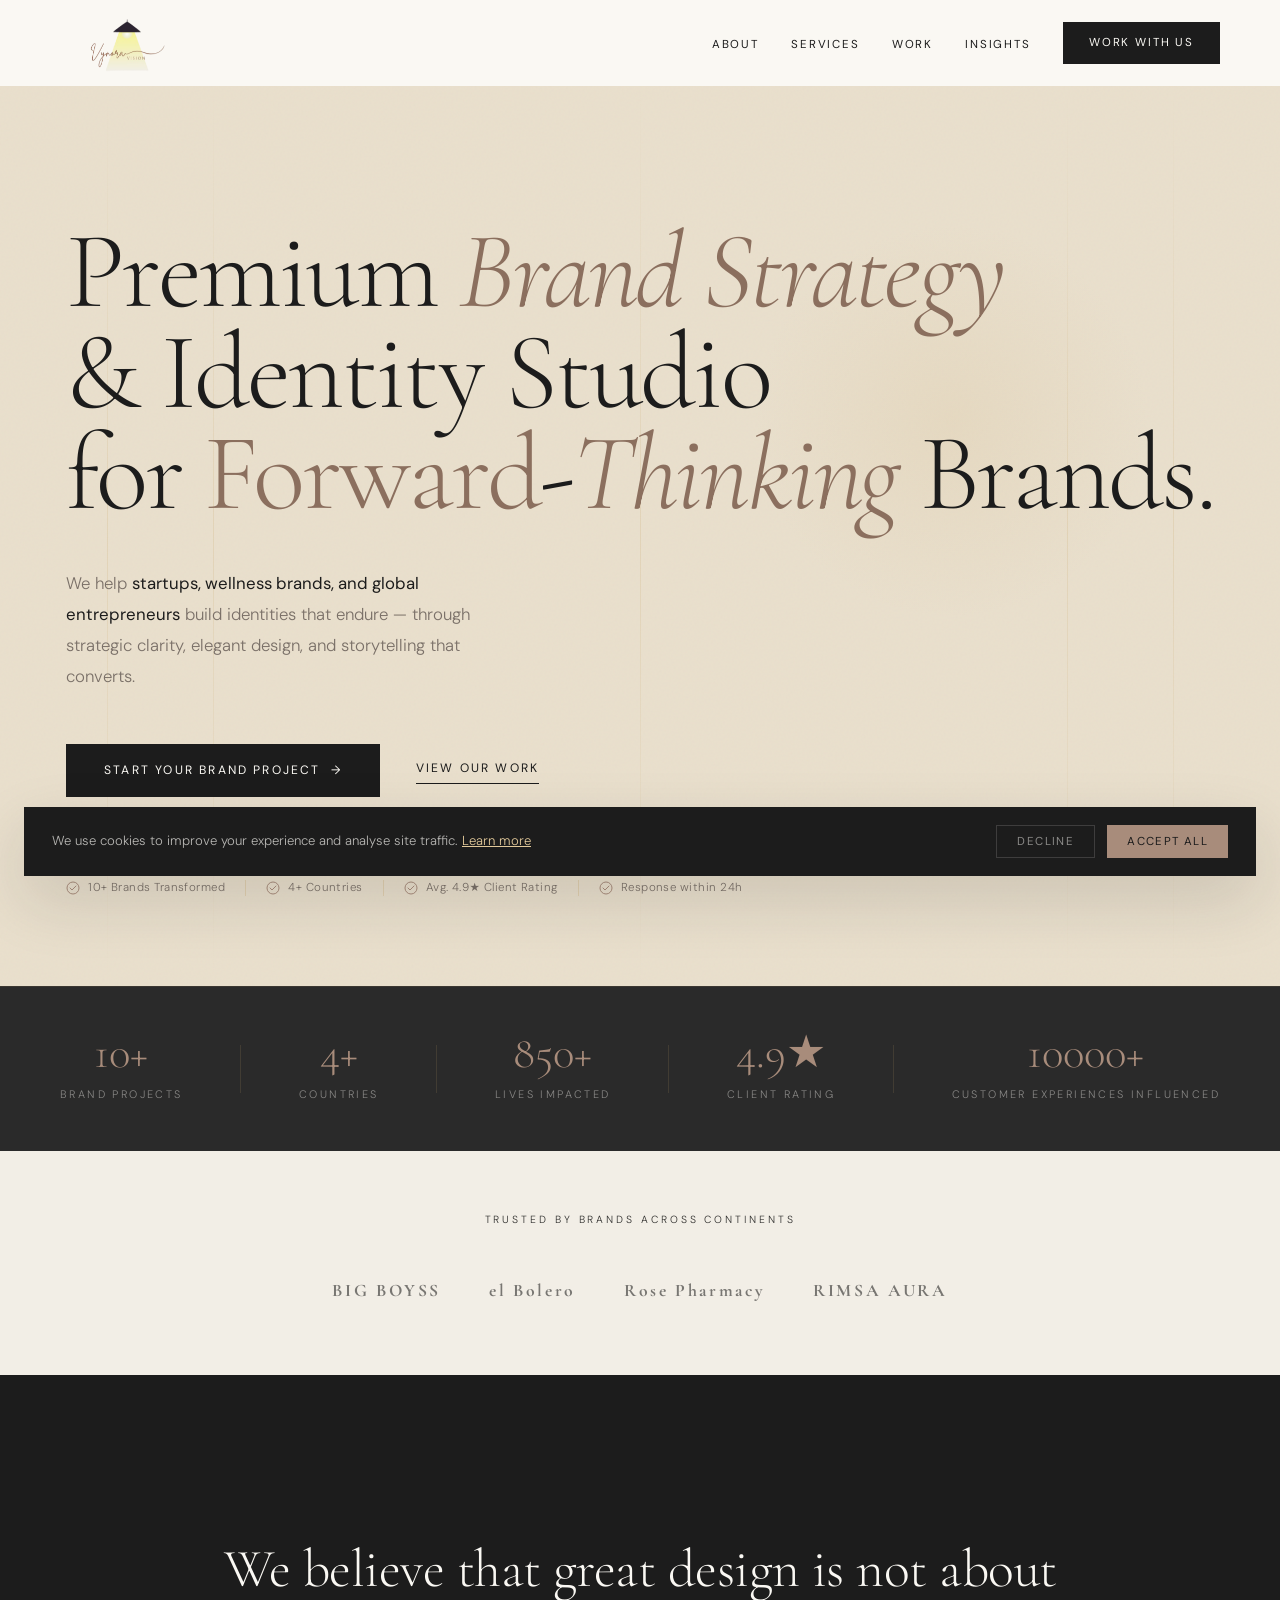
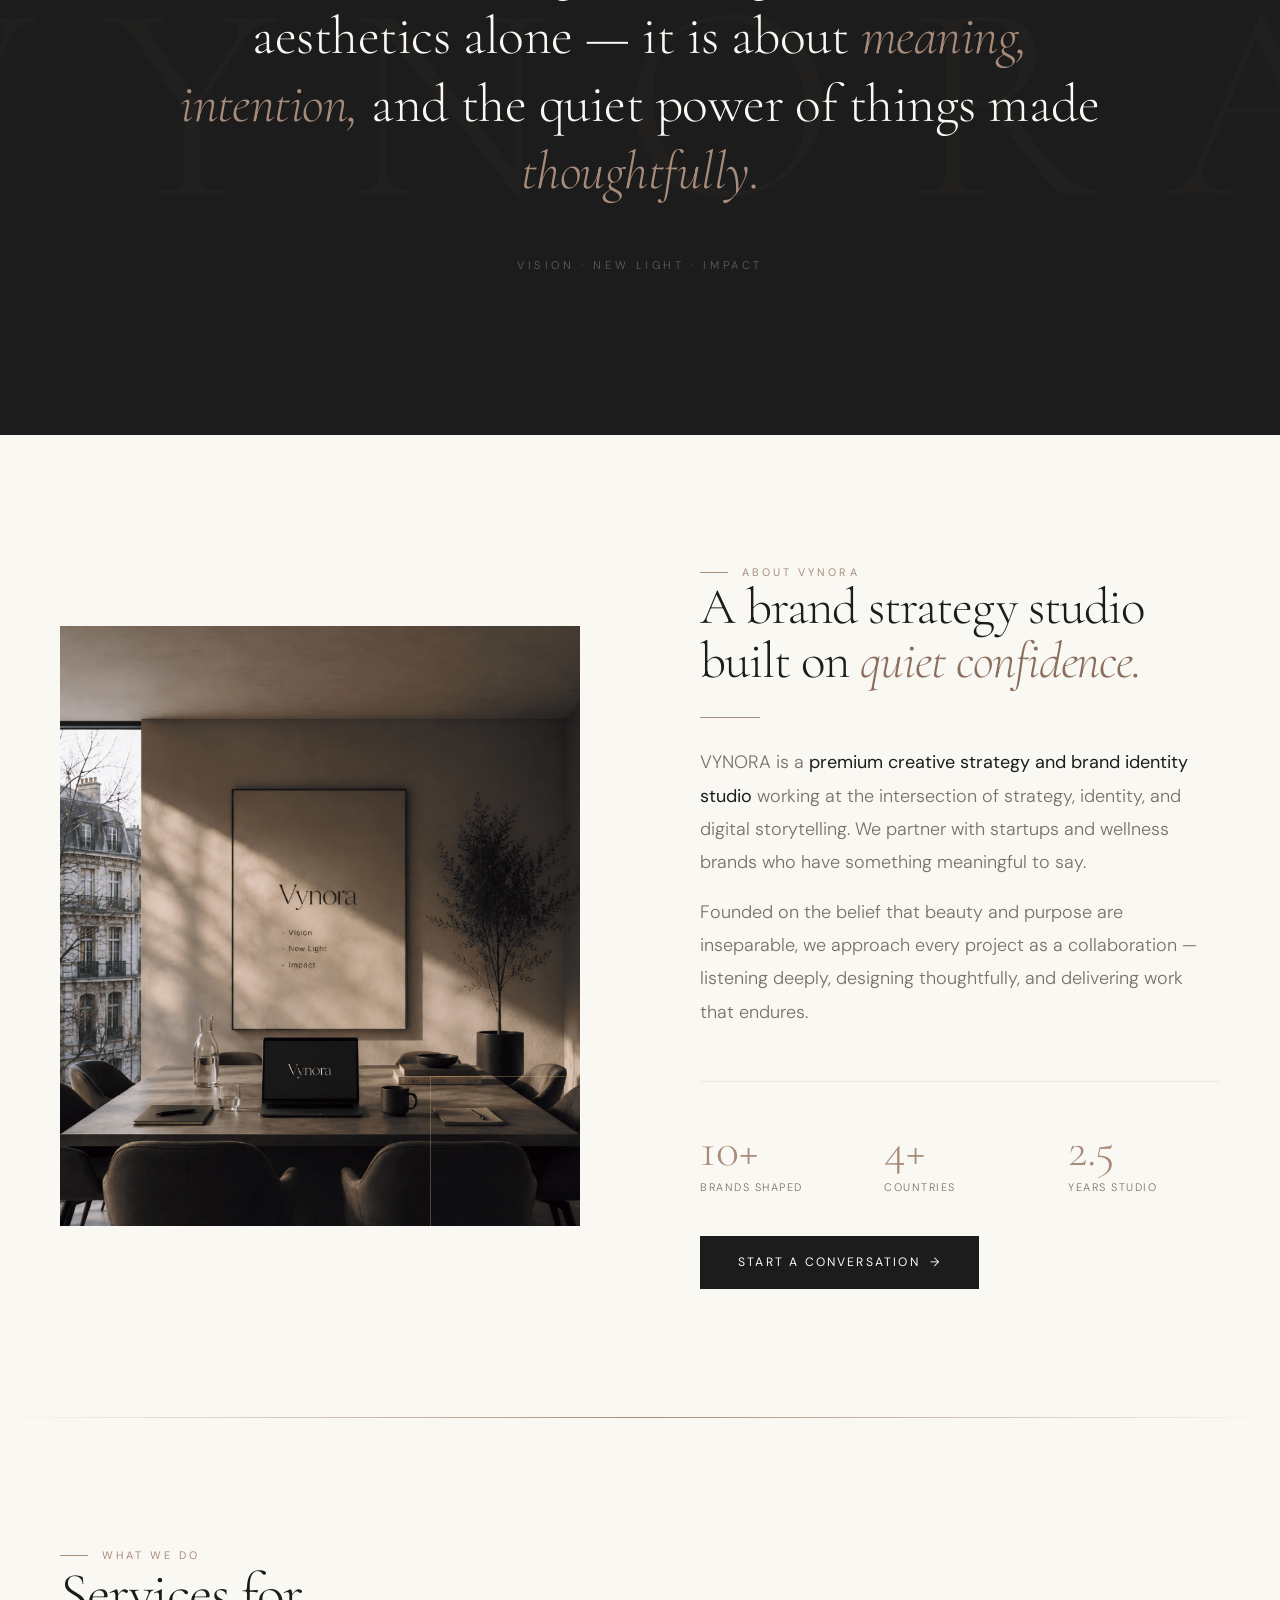
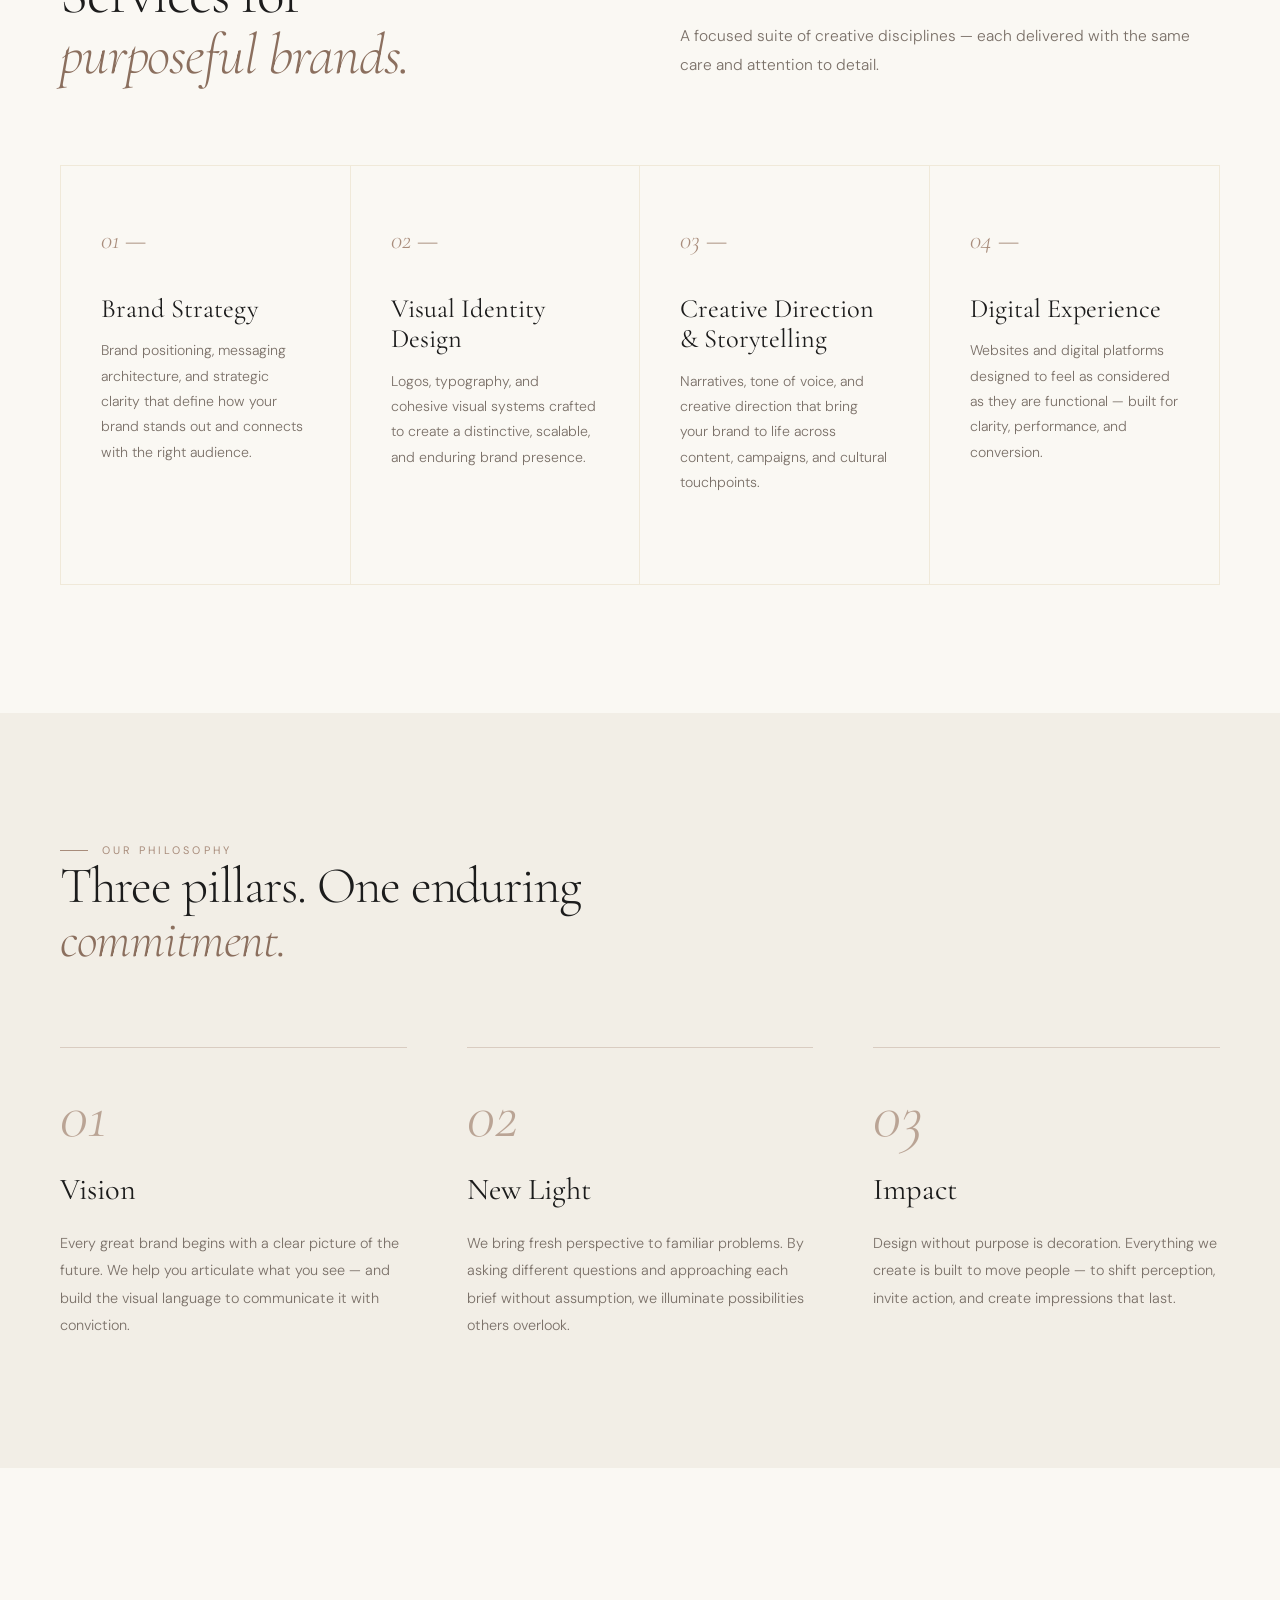
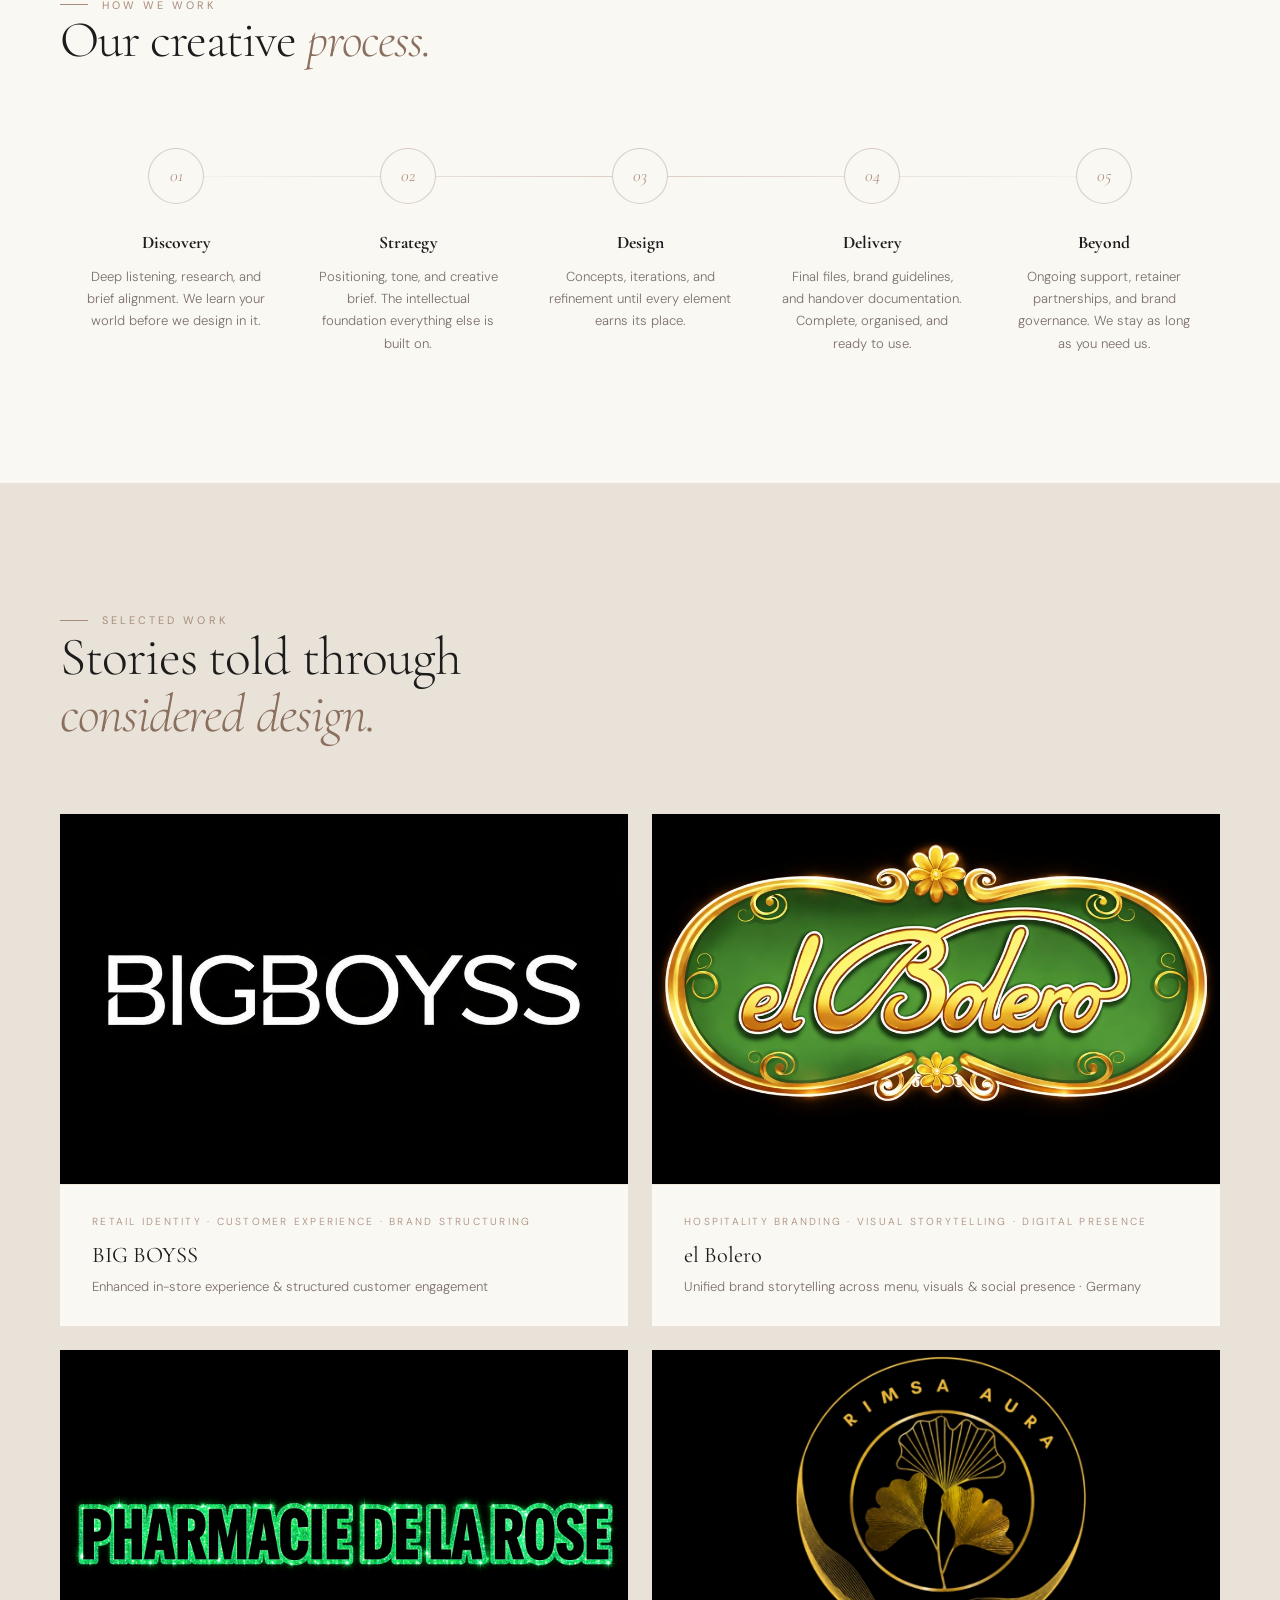
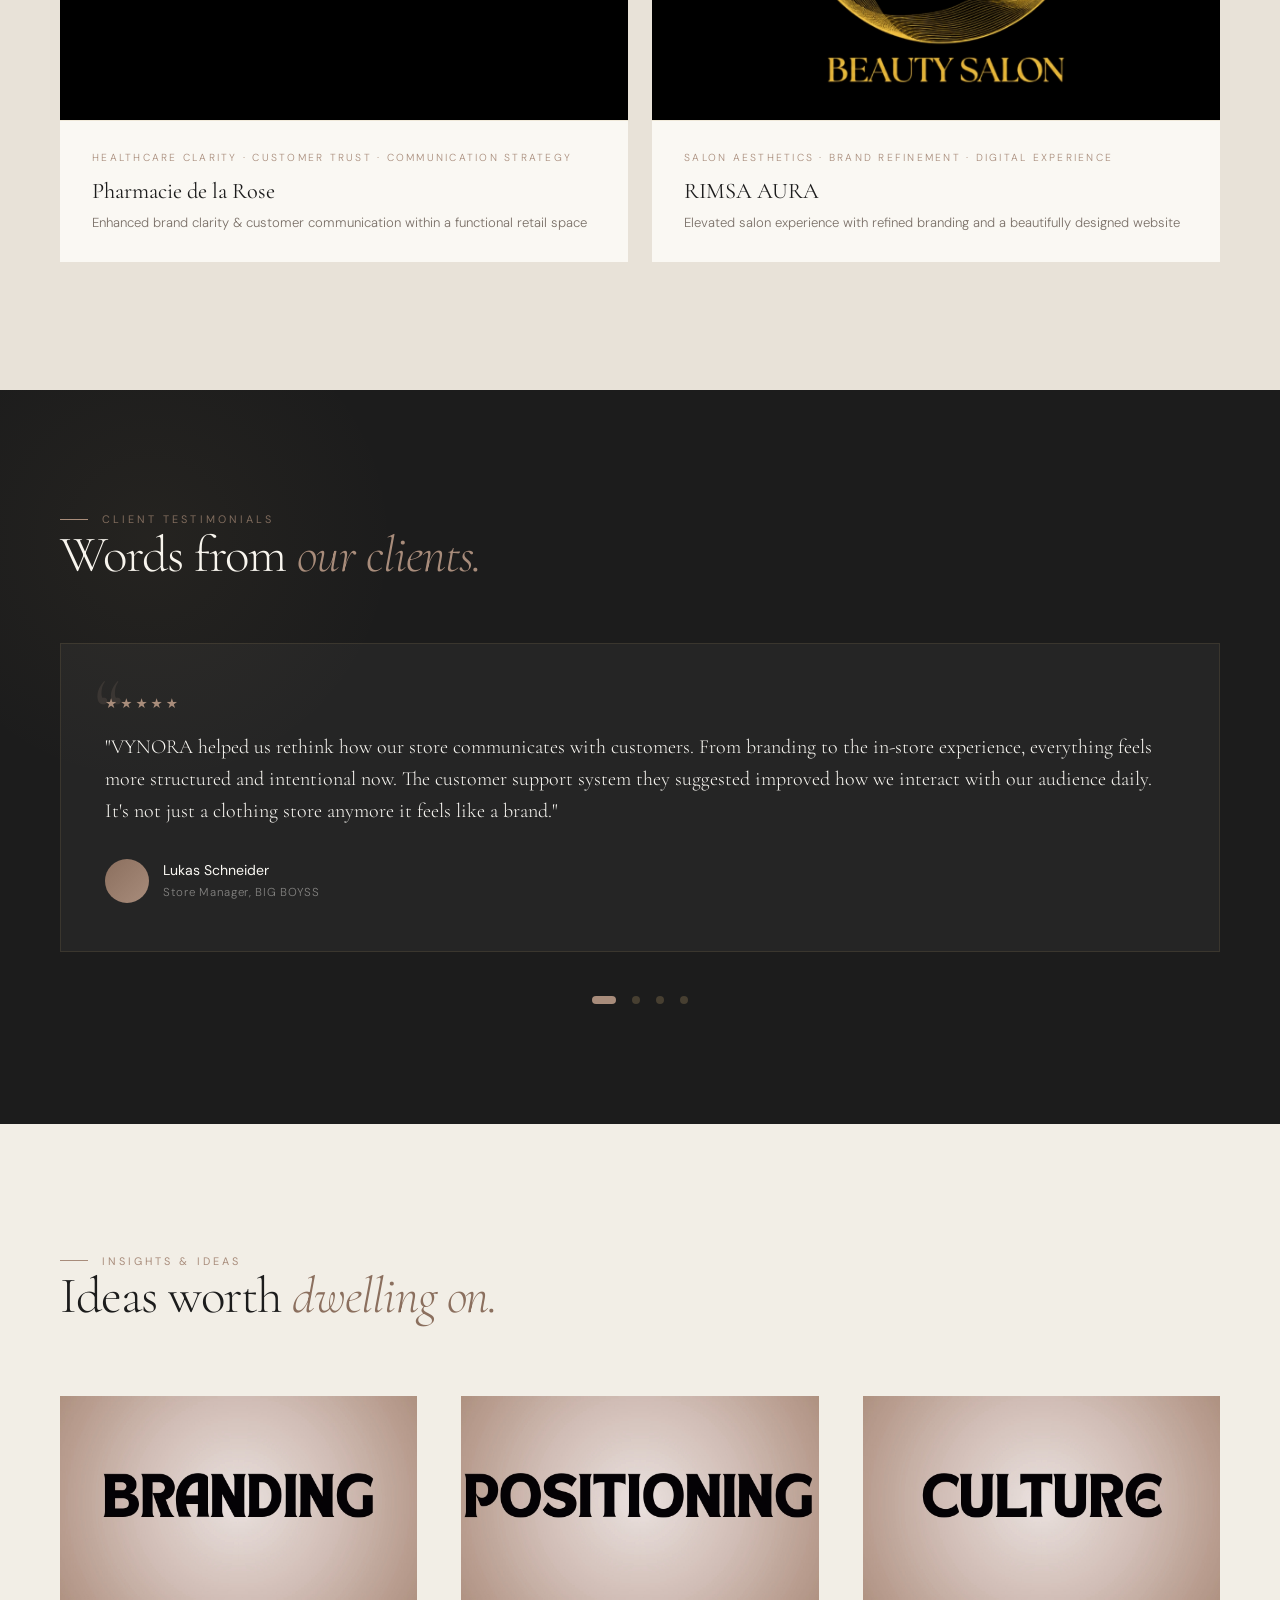
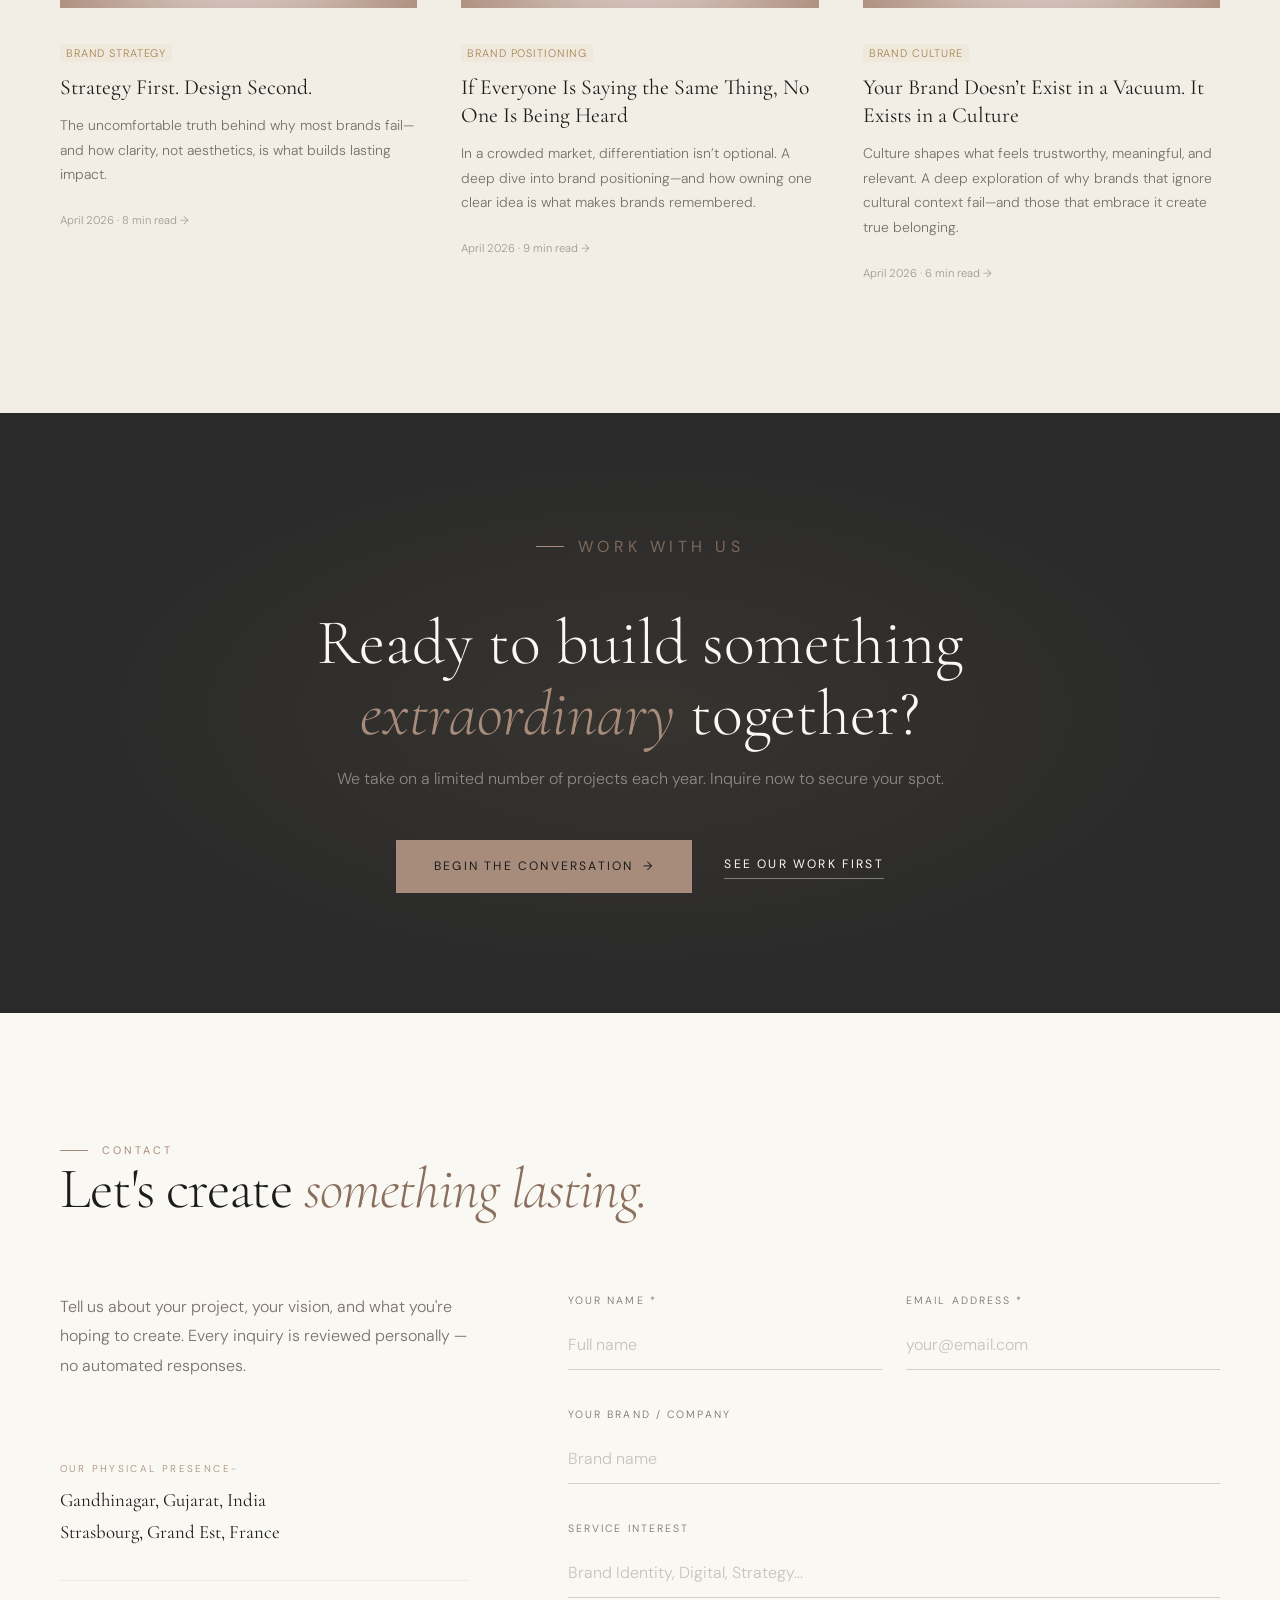
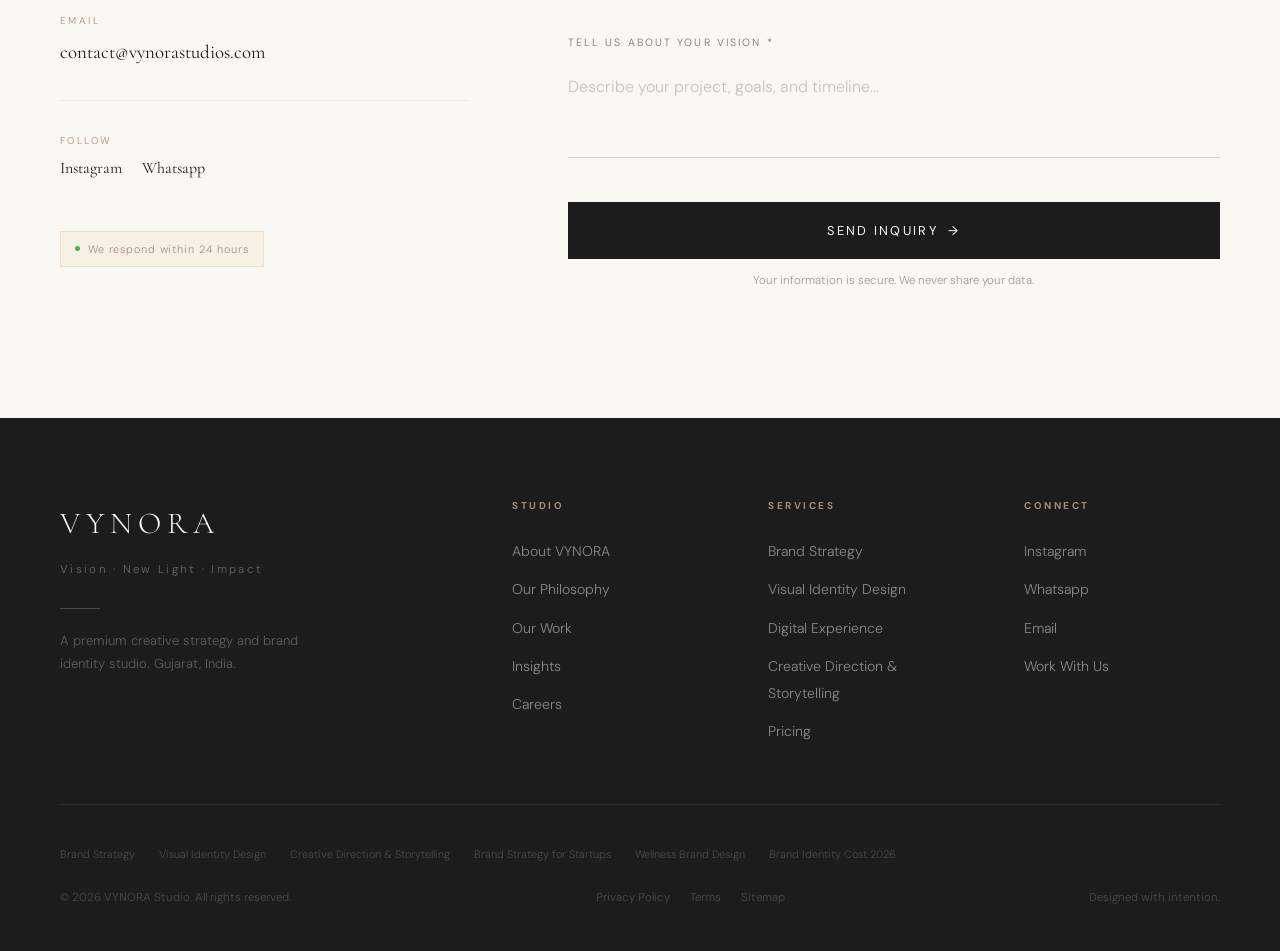
<file: index.html>
<!doctype html>
<html>
  <head>
    <!-- ═══ PRIMARY SEO META ═══ -->
    <meta name="viewport" content="width=device-width, initial-scale=1.0" />
    <meta name="theme-color" content="#FAF8F3" />
    <title>Brand Strategy & Identity Studio for Startups | VYNORA</title>
    <link
      rel="icon"
      type="image/png"
      href="./favicon/favicon-96x96.png"
      sizes="96x96"
    />
    <link rel="icon" type="image/svg+xml" href="./favicon.svg" />
    <link rel="shortcut icon" href="./favicon.ico" />
    <link
      rel="apple-touch-icon"
      sizes="180x180"
      href="./apple-touch-icon.png"
    />
    <meta name="apple-mobile-web-app-title" content="vynora" />
    <link rel="manifest" href="./site.webmanifest" />
    <meta
      name="description"
      content="Premium brand strategy and identity studio for startups and wellness brands. We design brands that convert, scale, and stand out globally. Book your project today."
    />
    <link rel="canonical" href="https://vynorastudios.com/" />

    <!-- ═══ OG / SOCIAL ═══ -->
    <meta property="og:type" content="website" />
    <meta
      property="og:title"
      content="VYNORA — Premium Brand Strategy & Creative Studio"
    />
    <meta
      property="og:description"
      content="We craft brand identities and digital experiences for startups, wellness brands, and global entrepreneurs. Vision • New Light • Impact"
    />
    <meta property="og:url" content="https://vynorastudios.com/" />
    <meta property="og:site_name" content="VYNORA Studios" />
    <meta
      property="og:image"
      content="https://vynorastudios.com/img/vynoraLogo.png"
    />
    <meta name="twitter:card" content="summary_large_image" />
    <meta
      name="twitter:title"
      content="VYNORA — Premium Brand Strategy & Creative Studio"
    />
    <meta
      name="twitter:description"
      content="Global creative studio. Brand identity, strategy & digital experiences for startups and wellness brands."
    />

    <script type="application/ld+json">
      {
        "@context": "https://schema.org",
        "@type": "ProfessionalService",
        "name": "VYNORA Studio",
        "description": "Premium creative strategy and brand identity studio for startups, wellness brands, and global entrepreneurs.",
        "url": "https://vynorastudios.com",
        "logo": "https://vynorastudios.com/img/vynoraLogo.png",
        "address": {
          "@type": "PostalAddress",
          "addressLocality": "Mumbai",
          "addressCountry": "IN"
        },
        "areaServed": "Worldwide",
        "serviceType": [
          "Brand Identity",
          "Creative Strategy",
          "Digital Experience",
          "Content & Campaigns",
          "Web Design for Startups",
          "UI UX Design",
          "Brand Identity Design"
        ],
        "priceRange": "₹₹₹",
        "sameAs": [
          "https://instagram.com/vynorastudio",
          "https://linkedin.com/company/vynora"
        ],
        "hasOfferCatalog": {
          "@type": "OfferCatalog",
          "name": "Creative Services",
          "itemListElement": [
            {
              "@type": "Offer",
              "itemOffered": {
                "@type": "Service",
                "name": "Brand Identity Design"
              }
            },
            {
              "@type": "Offer",
              "itemOffered": { "@type": "Service", "name": "Creative Strategy" }
            },
            {
              "@type": "Offer",
              "itemOffered": {
                "@type": "Service",
                "name": "Digital Experience Design"
              }
            }
          ]
        }
      }
    </script>

    <!-- ═══ FONTS ═══ -->
    <link rel="preconnect" href="https://fonts.googleapis.com" />
    <link rel="preconnect" href="https://fonts.gstatic.com" crossorigin />
    <link
      href="https://fonts.googleapis.com/css2?family=Cormorant+Garamond:ital,wght@0,300;0,400;0,500;0,600;1,300;1,400;1,500&family=DM+Sans:ital,opsz,wght@0,9..40,300;0,9..40,400;0,9..40,500;1,9..40,300&display=swap"
      rel="stylesheet"
    />
    <link rel="stylesheet" href="style.css" />
  </head>
  <body>
    <!-- Skip link for accessibility -->
    <a href="#main-content" class="skip-link">Skip to main content</a>

    <!-- Custom cursor -->
    <div class="cursor" id="cursor" aria-hidden="false"></div>
    <div class="cursor-ring" id="cursorRing" aria-hidden="false"></div>

    <!-- Reading progress bar -->
    <div
      class="progress-bar"
      id="progressBar"
      role="progressbar"
      aria-label="Reading progress"
    ></div>

    <!-- ── MOBILE MENU ── -->
    <div
      class="mob-nav"
      id="mobNav"
      role="navigation"
      aria-label="Mobile navigation"
    >
      <a href="#about" onclick="closeMob()">About</a>
      <a href="#services" onclick="closeMob()">Services</a>
      <a href="#projects" onclick="closeMob()">Work</a>
      <a href="#insights" onclick="closeMob()">Insights</a>
      <a href="#contact" onclick="closeMob()">Contact</a>
    </div>

    <!-- ── NAVBAR ── -->
    <nav id="navbar" role="navigation" aria-label="Main navigation">
      <a href="/" class="nav-logo" aria-label="VYNORA — Home">
        <img src="./img/vynoraLogo.png" alt="VYNORA Logo" />
      </a>
      <ul class="nav-links" role="list">
        <li><a href="#about">About</a></li>
        <li><a href="#services">Services</a></li>
        <li><a href="#projects">Work</a></li>
        <li><a href="#insights">Insights</a></li>
        <li>
          <a
            href="#contact"
            class="btn nav-cta"
            aria-label="Start a project with VYNORA"
            >Work With Us</a
          >
        </li>
      </ul>
      <button
        class="ham"
        id="hamBtn"
        aria-label="Toggle mobile menu"
        aria-expanded="false"
      >
        <span></span><span></span><span></span>
      </button>
    </nav>

    <!-- ══════════════════════════════════════════
     HERO — SEO H1 + CRO
══════════════════════════════════════════ -->
    <main id="main-content">
      <section class="hero" aria-labelledby="hero-h1">
        <div class="hero-bg" aria-hidden="true"></div>
        <div class="hero-noise" aria-hidden="true"></div>
        <div class="hero-orb" aria-hidden="true"></div>
        <!-- 12-col grid lines -->
        <div
          class="hero-grid-line"
          style="left: 8.33%"
          aria-hidden="true"
        ></div>
        <div
          class="hero-grid-line"
          style="left: 16.66%"
          aria-hidden="true"
        ></div>
        <div class="hero-grid-line" style="left: 50%" aria-hidden="true"></div>
        <div
          class="hero-grid-line"
          style="left: 83.33%"
          aria-hidden="true"
        ></div>
        <div
          class="hero-grid-line"
          style="left: 91.66%"
          aria-hidden="true"
        ></div>

        <div class="container hero-content">
          <!-- Animated badge — trust signal + keyword -->

          <!-- PRIMARY H1 — High intent keywords embedded -->
          <h1
            class="hero-h1 reveal"
            id="hero-h1"
            style="transition-delay: 0.08s"
          >
            Premium <em>Brand Strategy</em><br />
            &amp; Identity Studio<br />
            for <span style="color: var(--brown)">Forward</span>-<em
              >Thinking</em
            >
            Brands.
          </h1>

          <!-- Value proposition — CRO copy -->
          <p class="hero-sub reveal" style="transition-delay: 0.16s">
            We help
            <strong>startups, wellness brands, and global entrepreneurs</strong>
            build identities that endure — through strategic clarity, elegant
            design, and storytelling that converts.
          </p>

          <!-- Primary + Secondary CTA — Hierarchy -->
          <div class="hero-actions reveal" style="transition-delay: 0.24s">
            <a
              href="#contact"
              class="btn btn-primary"
              aria-label="Start your brand project with VYNORA"
            >
              Start Your Brand Project
              <span class="arrow" aria-hidden="true">→</span>
            </a>
            <a
              href="#projects"
              class="btn btn-ghost"
              aria-label="View VYNORA portfolio and case studies"
            >
              View Our Work
            </a>
          </div>

          <!-- Trust micro-signals — CRO -->
          <div
            class="hero-trust reveal"
            style="transition-delay: 0.32s"
            aria-label="Trust signals"
          >
            <div class="trust-item">
              <svg
                width="14"
                height="14"
                viewBox="0 0 14 14"
                fill="none"
                aria-hidden="true"
              >
                <circle
                  cx="7"
                  cy="7"
                  r="6"
                  stroke="currentColor"
                  stroke-width="1"
                />
                <path
                  d="M4 7l2 2 4-4"
                  stroke="currentColor"
                  stroke-width="1"
                  stroke-linecap="round"
                />
              </svg>
              10+ Brands Transformed
            </div>
            <div class="trust-sep" aria-hidden="true"></div>
            <div class="trust-item">
              <svg
                width="14"
                height="14"
                viewBox="0 0 14 14"
                fill="none"
                aria-hidden="true"
              >
                <circle
                  cx="7"
                  cy="7"
                  r="6"
                  stroke="currentColor"
                  stroke-width="1"
                />
                <path
                  d="M4 7l2 2 4-4"
                  stroke="currentColor"
                  stroke-width="1"
                  stroke-linecap="round"
                />
              </svg>
              4+ Countries
            </div>
            <div class="trust-sep" aria-hidden="true"></div>
            <div class="trust-item">
              <svg
                width="14"
                height="14"
                viewBox="0 0 14 14"
                fill="none"
                aria-hidden="true"
              >
                <circle
                  cx="7"
                  cy="7"
                  r="6"
                  stroke="currentColor"
                  stroke-width="1"
                />
                <path
                  d="M4 7l2 2 4-4"
                  stroke="currentColor"
                  stroke-width="1"
                  stroke-linecap="round"
                />
              </svg>
              Avg. 4.9★ Client Rating
            </div>
            <div class="trust-sep" aria-hidden="true"></div>
            <div class="trust-item">
              <svg
                width="14"
                height="14"
                viewBox="0 0 14 14"
                fill="none"
                aria-hidden="true"
              >
                <circle
                  cx="7"
                  cy="7"
                  r="6"
                  stroke="currentColor"
                  stroke-width="1"
                />
                <path
                  d="M4 7l2 2 4-4"
                  stroke="currentColor"
                  stroke-width="1"
                  stroke-linecap="round"
                />
              </svg>
              Response within 24h
            </div>
          </div>
        </div>
      </section>

      <!-- ══════════════════════════════════════════
     SOCIAL PROOF BAR
══════════════════════════════════════════ -->
      <div class="proof-bar" aria-label="Studio statistics">
        <div class="container proof-bar-inner">
          <div class="proof-stat reveal">
            <span class="num" aria-label="80 plus">10+</span>
            <span class="lbl">Brand Projects</span>
          </div>
          <div class="proof-div" aria-hidden="true"></div>
          <div class="proof-stat reveal" style="transition-delay: 0.08s">
            <span class="num" aria-label="12">4+</span>
            <span class="lbl">Countries</span>
          </div>
          <div class="proof-div" aria-hidden="true"></div>
          <div class="proof-stat reveal" style="transition-delay: 0.16s">
            <span class="num" aria-label="4.9 stars">850+</span>
            <span class="lbl">Lives Impacted</span>
          </div>
          <div class="proof-div" aria-hidden="true"></div>
          <div class="proof-stat reveal" style="transition-delay: 0.24s">
            <span class="num" aria-label="6">4.9★</span>
            <span class="lbl">Client Rating</span>
          </div>
          <div class="proof-div" aria-hidden="true"></div>
          <div class="proof-stat reveal" style="transition-delay: 0.32s">
            <span class="num" aria-label="3x">10000+</span>
            <span class="lbl">Customer Experiences Influenced </span>
          </div>
        </div>
      </div>

      <!-- ══════════════════════════════════════════
     CLIENT LOGOS (Trust Signal)
══════════════════════════════════════════ -->
      <section class="clients" aria-label="Trusted by leading brands">
        <div class="container">
          <p class="clients-label">Trusted by brands across Continents</p>
          <div class="clients-logos">
            <span class="client-logo" role="img" aria-label="BIG BOYSS"
              >BIG BOYSS</span
            >
            <span class="client-logo" role="img" aria-label="el Balero"
              >el Bolero</span
            >
            <span class="client-logo" role="img" aria-label="Rose Pharmacy"
              >Rose Pharmacy</span
            >
            <span class="client-logo" role="img" aria-label="RIMSA  AURA"
              >RIMSA AURA
            </span>
          </div>
        </div>
      </section>

      <!-- ══════════════════════════════════════════
     MANIFESTO
══════════════════════════════════════════ -->
      <section class="manifesto" aria-labelledby="manifesto-heading">
        <span class="visually-hidden" id="manifesto-heading"
          >Our Philosophy</span
        >
        <div class="container">
          <p class="manifesto-text reveal">
            We believe that great design is not about aesthetics alone — it is
            about <em>meaning, intention,</em> and the quiet power of things
            made <em>thoughtfully.</em>
          </p>
          <p class="manifesto-sub reveal-fade" style="transition-delay: 0.4s">
            Vision · New Light · Impact
          </p>
        </div>
      </section>

      <!-- ══════════════════════════════════════════
     ABOUT — SEO H2 + Authority
══════════════════════════════════════════ -->
      <section class="about" id="about" aria-labelledby="about-h2">
        <div class="container">
          <div class="about-grid">
            <!-- Visual -->
            <div class="reveal-fade">
              <div
                class="about-visual"
                role="img"
                aria-label="VYNORA studio workspace — creative branding studio"
              >
                <img src="./img/About_Vynora.jpeg" alt="About_Vynora" />
              </div>
            </div>
            <!-- Copy -->
            <div>
              <p class="label reveal">About VYNORA</p>
              <h2
                class="serif-display reveal"
                id="about-h2"
                style="
                  font-size: clamp(2.2rem, 4vw, 4rem);
                  transition-delay: 0.1s;
                "
              >
                A brand strategy studio<br />built on
                <em style="color: var(--brown)">quiet confidence.</em>
              </h2>
              <div
                class="rule reveal"
                style="transition-delay: 0.2s"
                aria-hidden="true"
              ></div>
              <p
                class="reveal"
                style="
                  font-size: 18px;
                  color: var(--muted);
                  line-height: 1.85;
                  max-width: 500px;
                  transition-delay: 0.2s;
                "
              >
                VYNORA is a
                <strong
                  style="
                    color: var(--charcoal);
                    font-weight: 400;
                    font-size: 18px;
                  "
                  >premium creative strategy and brand identity studio</strong
                >
                working at the intersection of strategy, identity, and digital
                storytelling. We partner with startups and wellness brands who
                have something meaningful to say.
              </p>
              <p
                style="
                  font-size: 18px;
                  color: var(--muted);
                  line-height: 1.85;
                  max-width: 500px;
                  margin-top: 16px;
                "
                class="reveal"
                style="transition-delay: 0.3s"
              >
                Founded on the belief that beauty and purpose are inseparable,
                we approach every project as a collaboration — listening deeply,
                designing thoughtfully, and delivering work that endures.
              </p>
              <div
                class="about-stats reveal"
                style="transition-delay: 0.4s"
                aria-label="Studio achievements"
              >
                <div class="a-stat">
                  <div class="n">10+</div>
                  <div class="l">Brands Shaped</div>
                </div>
                <div class="a-stat">
                  <div class="n">4+</div>
                  <div class="l">Countries</div>
                </div>
                <div class="a-stat">
                  <div class="n">2.5</div>
                  <div class="l">Years Studio</div>
                </div>
              </div>
              <a
                href="#contact"
                class="btn btn-primary reveal"
                style="margin-top: 40px; transition-delay: 0.5s"
                aria-label="Start a conversation about your brand"
              >
                Start a Conversation
                <span class="arrow" aria-hidden="true">→</span>
              </a>
            </div>
          </div>
        </div>
      </section>

      <div class="divider" aria-hidden="true"></div>

      <!-- ══════════════════════════════════════════
     SERVICES — SEO H2, Internal Links
══════════════════════════════════════════ -->
      <section class="services" id="services" aria-labelledby="services-h2">
        <div class="container">
          <div class="services-intro">
            <div>
              <p class="label reveal">What We Do</p>
              <h2
                class="serif-display reveal"
                id="services-h2"
                style="
                  font-size: clamp(2.4rem, 4.5vw, 4.8rem);
                  transition-delay: 0.1s;
                "
              >
                Services for<br /><em style="color: var(--brown)"
                  >purposeful brands.</em
                >
              </h2>
            </div>
            <div
              style="display: flex; align-items: flex-end; padding-bottom: 6px"
            >
              <p
                class="reveal"
                style="
                  font-size: 0.97rem;
                  color: var(--muted);
                  line-height: 1.85;
                  transition-delay: 0.2s;
                "
              >
                A focused suite of creative disciplines — each delivered with
                the same care and attention to detail.
              </p>
            </div>
          </div>

          <div class="services-grid reveal-fade">
            <!-- Service 1 — SEO: Brand Identity -->
            <article class="svc" aria-labelledby="svc1-title">
              <div class="svc-num">01 —</div>
              <h3 class="svc-name" id="svc1-title">Brand Strategy</h3>
              <p class="svc-desc">
                Brand positioning, messaging architecture, and strategic clarity
                that define how your brand stands out and connects with the
                right audience.
              </p>
              <a
                href="#contact"
                class="svc-link"
                aria-label="Learn more about Brand Identity Design services"
                >Contact <span aria-hidden="true">→</span></a
              >
            </article>
            <!-- Service 2 — SEO: Creative Strategy -->
            <article class="svc" aria-labelledby="svc2-title">
              <div class="svc-num">02 —</div>
              <h3 class="svc-name" id="svc2-title">Visual Identity Design</h3>
              <p class="svc-desc">
                Logos, typography, and cohesive visual systems crafted to create
                a distinctive, scalable, and enduring brand presence.
              </p>
              <a
                href="#contact"
                class="svc-link"
                aria-label="Learn more about Creative Strategy services"
                >Contact <span aria-hidden="true">→</span></a
              >
            </article>
            <!-- Service 3 — SEO: Digital Experience -->
            <article class="svc" aria-labelledby="svc3-title">
              <div class="svc-num">03 —</div>
              <h3 class="svc-name" id="svc3-title">
                Creative Direction & Storytelling
              </h3>
              <p class="svc-desc">
                Narratives, tone of voice, and creative direction that bring
                your brand to life across content, campaigns, and cultural
                touchpoints.
              </p>
              <a
                href="#contact"
                class="svc-link"
                aria-label="Learn more about Digital Experience Design services"
                >Contact <span aria-hidden="true">→</span></a
              >
            </article>
            <!-- Service 4 — SEO: Campaigns -->
            <article class="svc" aria-labelledby="svc4-title">
              <div class="svc-num">04 —</div>
              <h3 class="svc-name" id="svc4-title">Digital Experience</h3>
              <p class="svc-desc">
                Websites and digital platforms designed to feel as considered as
                they are functional — built for clarity, performance, and
                conversion.
              </p>
              <a
                href="#contact"
                class="svc-link"
                aria-label="Learn more about Content and Campaign services"
                >contact <span aria-hidden="true">→</span></a
              >
            </article>
          </div>
        </div>
      </section>

      <!-- ══════════════════════════════════════════
     PHILOSOPHY / PILLARS
══════════════════════════════════════════ -->
      <section class="pillars" aria-labelledby="pillars-h2">
        <div class="container">
          <p class="label reveal">Our Philosophy</p>
          <h2
            class="serif-display reveal"
            id="pillars-h2"
            style="
              font-size: clamp(2rem, 4vw, 4rem);
              max-width: 640px;
              transition-delay: 0.1s;
            "
          >
            Three pillars. One enduring
            <em style="color: var(--brown)">commitment.</em>
          </h2>
          <div class="pillars-grid">
            <div class="pillar reveal" style="transition-delay: 0.1s">
              <div class="pillar-num" aria-hidden="true">01</div>
              <h3 class="pillar-title">Vision</h3>
              <p class="pillar-body">
                Every great brand begins with a clear picture of the future. We
                help you articulate what you see — and build the visual language
                to communicate it with conviction.
              </p>
            </div>
            <div class="pillar reveal" style="transition-delay: 0.2s">
              <div class="pillar-num" aria-hidden="true">02</div>
              <h3 class="pillar-title">New Light</h3>
              <p class="pillar-body">
                We bring fresh perspective to familiar problems. By asking
                different questions and approaching each brief without
                assumption, we illuminate possibilities others overlook.
              </p>
            </div>
            <div class="pillar reveal" style="transition-delay: 0.3s">
              <div class="pillar-num" aria-hidden="true">03</div>
              <h3 class="pillar-title">Impact</h3>
              <p class="pillar-body">
                Design without purpose is decoration. Everything we create is
                built to move people — to shift perception, invite action, and
                create impressions that last.
              </p>
            </div>
          </div>
        </div>
      </section>

      <!-- ══════════════════════════════════════════
     PROCESS
══════════════════════════════════════════ -->
      <section class="process" aria-labelledby="process-h2">
        <div class="container">
          <p class="label reveal">How We Work</p>
          <h2
            class="serif-display reveal"
            id="process-h2"
            style="font-size: clamp(2rem, 4vw, 4rem); transition-delay: 0.1s"
          >
            Our creative <em style="color: var(--brown)">process.</em>
          </h2>
          <div class="process-steps reveal-fade">
            <div class="p-step">
              <div class="p-step-dot" aria-hidden="true">01</div>
              <h3 class="p-step-name">Discovery</h3>
              <p class="p-step-desc">
                Deep listening, research, and brief alignment. We learn your
                world before we design in it.
              </p>
            </div>
            <div class="p-step">
              <div class="p-step-dot" aria-hidden="true">02</div>
              <h3 class="p-step-name">Strategy</h3>
              <p class="p-step-desc">
                Positioning, tone, and creative brief. The intellectual
                foundation everything else is built on.
              </p>
            </div>
            <div class="p-step">
              <div class="p-step-dot" aria-hidden="true">03</div>
              <h3 class="p-step-name">Design</h3>
              <p class="p-step-desc">
                Concepts, iterations, and refinement until every element earns
                its place.
              </p>
            </div>
            <div class="p-step">
              <div class="p-step-dot" aria-hidden="true">04</div>
              <h3 class="p-step-name">Delivery</h3>
              <p class="p-step-desc">
                Final files, brand guidelines, and handover documentation.
                Complete, organised, and ready to use.
              </p>
            </div>
            <div class="p-step">
              <div class="p-step-dot" aria-hidden="true">05</div>
              <h3 class="p-step-name">Beyond</h3>
              <p class="p-step-desc">
                Ongoing support, retainer partnerships, and brand governance. We
                stay as long as you need us.
              </p>
            </div>
          </div>
        </div>
      </section>

      <!-- ══════════════════════════════════════════
     PROJECTS — Case Study Storytelling
══════════════════════════════════════════ -->
      <section class="projects" id="projects" aria-labelledby="projects-h2">
        <div class="container">
          <div class="projects-head">
            <div>
              <p class="label reveal">Selected Work</p>
              <h2
                class="serif-display reveal"
                id="projects-h2"
                style="
                  font-size: clamp(2.2rem, 4.2vw, 4.5rem);
                  transition-delay: 0.1s;
                "
              >
                Stories told through<br /><em style="color: var(--brown)"
                  >considered design.</em
                >
              </h2>
            </div>
          </div>

          <div class="projects-grid reveal-fade">
            <article class="proj-card" aria-labelledby="proj1-title">
              <div class="proj-visual">
                <div class="proj-visual-inner">
                  <div class="proj-visual-color g1" aria-hidden="true">
                    <img src="./img/BigBoyss.jpeg" alt="BigBoyss" />
                  </div>
                </div>
              </div>
              <div class="proj-info">
                <div class="proj-cat">
                  Retail Identity · Customer Experience · Brand Structuring
                </div>
                <h3 class="proj-title" id="proj1-title">BIG BOYSS</h3>
                <p class="proj-result">
                  Enhanced in-store experience & structured customer engagement
                </p>
              </div>
            </article>

            <article class="proj-card" aria-labelledby="proj2-title">
              <div class="proj-visual">
                <div class="proj-visual-inner">
                  <div class="proj-visual-color g2" aria-hidden="true">
                    <img src="./img/elBolero.jpeg" alt="elBolero" />
                  </div>
                </div>
              </div>
              <div class="proj-info">
                <div class="proj-cat">
                  Hospitality Branding · Visual Storytelling · Digital Presence
                </div>
                <h3 class="proj-title" id="proj2-title">el Bolero</h3>
                <p class="proj-result">
                  Unified brand storytelling across menu, visuals & social
                  presence · Germany
                </p>
              </div>
            </article>

            <article class="proj-card" aria-labelledby="proj3-title">
              <div class="proj-visual">
                <div class="proj-visual-inner">
                  <div class="proj-visual-color g3" aria-hidden="true">
                    <img
                      src="./img/PharmacyDeLaRose.jpeg"
                      alt="PharmacyDeLaRose"
                    />
                  </div>
                </div>
              </div>
              <div class="proj-info">
                <div class="proj-cat">
                  Healthcare Clarity · Customer Trust · Communication Strategy
                </div>
                <h3 class="proj-title" id="proj3-title">
                  Pharmacie de la Rose
                </h3>
                <p class="proj-result">
                  Enhanced brand clarity & customer communication within a
                  functional retail space
                </p>
              </div>
            </article>

            <article class="proj-card" aria-labelledby="proj3-title">
              <div class="proj-visual">
                <div class="proj-visual-inner">
                  <div class="proj-visual-color g3" aria-hidden="true">
                    <img src="./img/Rimsaaa.jpeg" alt="RIMSA AURA" />
                  </div>
                </div>
              </div>
              <div class="proj-info">
                <div class="proj-cat">
                  Salon Aesthetics · Brand Refinement · Digital Experience
                </div>
                <h3 class="proj-title" id="proj3-title">RIMSA AURA</h3>
                <p class="proj-result">
                  Elevated salon experience with refined branding and a
                  beautifully designed website
                </p>
              </div>
            </article>
          </div>
        </div>
      </section>

      <!-- ══════════════════════════════════════════
     TESTIMONIALS — Social Proof + CRO
══════════════════════════════════════════ -->
      <section class="testimonials" aria-labelledby="testi-h2">
        <div class="container">
          <p class="label reveal" style="color: #7d695c">Client Testimonials</p>
          <h2
            class="serif-display reveal"
            id="testi-h2"
            style="
              font-size: clamp(2rem, 4vw, 4rem);
              color: var(--ivory);
              margin-bottom: 60px;
              transition-delay: 0.1s;
            "
          >
            Words from <em style="color: var(--gold)">our clients.</em>
          </h2>

          <div style="overflow: hidden">
            <div class="testi-track" id="testiTrack">
              <!-- Testimonial 1 -->
              <div class="testi-card reveal">
                <div class="testi-stars" aria-label="5 stars">
                  <span>★</span><span>★</span><span>★</span><span>★</span
                  ><span>★</span>
                </div>
                <blockquote class="testi-quote">
                  "VYNORA helped us rethink how our store communicates with
                  customers. From branding to the in-store experience,
                  everything feels more structured and intentional now. The
                  customer support system they suggested improved how we
                  interact with our audience daily. It's not just a clothing
                  store anymore it feels like a brand."
                </blockquote>
                <div class="testi-author">
                  <div class="testi-avatar" aria-hidden="true"></div>
                  <div>
                    <div class="testi-name">Lukas Schneider</div>
                    <div class="testi-role">Store Manager, BIG BOYSS</div>
                  </div>
                </div>
              </div>
              <!-- Testimonial 2 -->
              <div class="testi-card reveal" style="transition-delay: 0.1s">
                <div class="testi-stars" aria-label="5 stars">
                  <span>★</span><span>★</span><span>★</span><span>★</span
                  ><span>★</span>
                </div>
                <blockquote class="testi-quote">
                  "We wanted our restaurant to feel authentic but also modern
                  and inviting. VYNORA captured that balance perfectly. From our
                  menu to our social media presence, everything now tells a
                  consistent story. The visual direction and food presentation
                  have significantly improved how customers perceive our brand."
                </blockquote>
                <div class="testi-author">
                  <div
                    class="testi-avatar"
                    style="background: #7d695c"
                    aria-hidden="true"
                  ></div>
                  <div>
                    <div class="testi-name">Sofiya Martinez</div>
                    <div class="testi-role">General Manager, el Bolero</div>
                  </div>
                </div>
              </div>
              <!-- Testimonial 3 -->
              <div class="testi-card reveal" style="transition-delay: 0.2s">
                <div class="testi-stars" aria-label="5 stars">
                  <span>★</span><span>★</span><span>★</span><span>★</span
                  ><span>★</span>
                </div>
                <blockquote class="testi-quote">
                  "Pharmacies are usually very functional, but VYNORA helped us
                  bring a sense of identity and clarity to our space. The way we
                  communicate with customers has improved, and the overall
                  environment feels more welcoming and structured. It's a subtle
                  transformation, but a very impactful one."
                </blockquote>
                <div class="testi-author">
                  <div
                    class="testi-avatar"
                    style="
                      background: linear-gradient(135deg, #8b6f5e, #b5927e);
                    "
                    aria-hidden="true"
                  ></div>
                  <div>
                    <div class="testi-name">Claire Dubois</div>
                    <div class="testi-role">Pharmacist, Rose Pharmacy</div>
                  </div>
                </div>
              </div>
              <!-- Testimonial 4 -->
              <div class="testi-card reveal" style="transition-delay: 0.2s">
                <div class="testi-stars" aria-label="5 stars">
                  <span>★</span><span>★</span><span>★</span><span>★</span
                  ><span>★</span>
                </div>
                <blockquote class="testi-quote">
                  “VYNORA transformed our salon, RIMSA AURA, with a thoughtful
                  approach that elevated both our physical space and digital
                  presence. The result is a refined, cohesive experience that
                  truly reflects our brand. The website they designed
                  beautifully complements the entire identity.”
                </blockquote>
                <div class="testi-author">
                  <div
                    class="testi-avatar"
                    style="
                      background: linear-gradient(135deg, #8b6f5e, #b5927e);
                    "
                    aria-hidden="true"
                  ></div>
                  <div>
                    <div class="testi-name">Dimple Kaur</div>
                    <div class="testi-role">Owner, Rimsa Aura</div>
                  </div>
                </div>
              </div>
            </div>
          </div>
          <div
            class="testi-nav"
            role="tablist"
            aria-label="Testimonial navigation"
          >
            <div
              class="testi-dot active"
              role="tab"
              aria-selected="true"
              aria-label="Testimonial 1"
              onclick="goTesti(0)"
              tabindex="0"
            ></div>
            <div
              class="testi-dot"
              role="tab"
              aria-selected="false"
              aria-label="Testimonial 2"
              onclick="goTesti(1)"
              tabindex="0"
            ></div>
            <div
              class="testi-dot"
              role="tab"
              aria-selected="false"
              aria-label="Testimonial 3"
              onclick="goTesti(2)"
              tabindex="0"
            ></div>
            <div
              class="testi-dot"
              role="tab"
              aria-selected="false"
              aria-label="Testimonial 3"
              onclick="goTesti(3)"
              tabindex="0"
            ></div>
          </div>
        </div>
      </section>

      <!-- ══════════════════════════════════════════
     INSIGHTS / BLOG — Content Funnel
══════════════════════════════════════════ -->
      <section class="insights" id="insights" aria-labelledby="insights-h2">
        <div class="container">
          <div
            style="
              display: flex;
              justify-content: space-between;
              align-items: flex-end;
              flex-wrap: wrap;
              gap: 20px;
            "
          >
            <div>
              <p class="label reveal">Insights & Ideas</p>
              <h2
                class="serif-display reveal"
                id="insights-h2"
                style="
                  font-size: clamp(2.2rem, 4vw, 4.2rem);
                  transition-delay: 0.1s;
                "
              >
                Ideas worth <em style="color: var(--brown)">dwelling on.</em>
              </h2>
            </div>
          </div>

          <div class="insights-grid">
            <!-- Article 1 — SEO: High-CPC topic -->

            <article
              class="insight-card reveal"
              style="transition-delay: 0.1s"
              aria-labelledby="ins1-title"
            >
              <div class="insight-img">
                <div
                  class="insight-img-fill gi1"
                  role="img"
                  aria-label="Brand strategy article illustration"
                >
                  <a href="./insights/strategy-first-branding-not-design.html">
                    <img src="./img/Article1-Branding.jpeg" alt="branding"
                  /></a>
                </div>
              </div>
              <p class="insight-tag">
                <span class="insight-seo-keyword">Brand Strategy</span>
              </p>
              <h3 class="insight-title" id="ins1-title">
                Strategy First. Design Second.
              </h3>
              <p class="insight-exc">
                The uncomfortable truth behind why most brands fail—and how
                clarity, not aesthetics, is what builds lasting impact.
              </p>
              <a
                href="./insights/strategy-first-branding-not-design.html"
                class="insight-meta"
                aria-label="Read brand identity cost article"
                >April 2026 · 8 min read →</a
              >
            </article>

            <!-- Article 2 — SEO: High-CPC topic -->
            <article
              class="insight-card reveal"
              style="transition-delay: 0.2s"
              aria-labelledby="ins2-title"
            >
              <div class="insight-img">
                <div
                  class="insight-img-fill gi2"
                  role="img"
                  aria-label="Startup branding article illustration"
                >
                  <a href="./insights/why-brand-positioning-matters.html">
                    <img src="./img/Article2-Postioning.jpeg" alt="Positioning"
                  /></a>
                </div>
              </div>
              <p class="insight-tag">
                <span class="insight-seo-keyword">Brand Positioning</span>
              </p>
              <h3 class="insight-title" id="ins2-title">
                If Everyone Is Saying the Same Thing, No One Is Being Heard
              </h3>
              <p class="insight-exc">
                In a crowded market, differentiation isn’t optional. A deep dive
                into brand positioning—and how owning one clear idea is what
                makes brands remembered.
              </p>
              <a
                href="./insights/why-brand-positioning-matters.html"
                class="insight-meta"
                aria-label="Read startup brand strategy guide"
                >April 2026 · 9 min read →</a
              >
            </article>

            <!-- Article 3 — SEO: High-CPC topic -->
            <article
              class="insight-card reveal"
              style="transition-delay: 0.3s"
              aria-labelledby="ins3-title"
            >
              <div class="insight-img">
                <div
                  class="insight-img-fill gi3"
                  role="img"
                  aria-label=" brand Culture article illustration"
                >
                  <a href=" ./insights/why-brand-culture-matters.html">
                    <img src="./img/Article3-Culture.jpeg" alt="Culture" />
                  </a>
                </div>
              </div>
              <p class="insight-tag">
                <span class="insight-seo-keyword">Brand Culture</span>
              </p>
              <h3 class="insight-title" id="ins3-title">
                Your Brand Doesn’t Exist in a Vacuum. It Exists in a Culture
              </h3>
              <p class="insight-exc">
                Culture shapes what feels trustworthy, meaningful, and relevant.
                A deep exploration of why brands that ignore cultural context
                fail—and those that embrace it create true belonging.
              </p>
              <a
                href="./insights/why-brand-culture-matters.html"
                class="insight-meta"
                aria-label="Read wellness branding agency guide"
                >April 2026 · 6 min read →</a
              >
            </article>
          </div>
        </div>
      </section>

      <!-- ══════════════════════════════════════════
     CTA BANNER
══════════════════════════════════════════ -->
      <section class="cta-banner" aria-labelledby="cta-h2">
        <div class="container" style="position: relative; z-index: 1">
          <p
            class="label reveal"
            style="justify-content: center; color: #7d695c"
          >
            Work With Us
          </p>
          <h2 class="reveal" id="cta-h2" style="transition-delay: 0.1s">
            Ready to build something <em>extraordinary</em> together?
          </h2>
          <p class="reveal" style="transition-delay: 0.2s">
            We take on a limited number of projects each year. Inquire now to
            secure your spot.
          </p>
          <div class="cta-actions reveal" style="transition-delay: 0.3s">
            <a
              href="#contact"
              class="btn btn-gold"
              aria-label="Begin a project conversation with VYNORA"
            >
              Begin the Conversation
              <span class="arrow" aria-hidden="true">→</span>
            </a>
            <a
              href="#projects"
              class="btn btn-ghost-ivory"
              aria-label="View VYNORA portfolio before reaching out"
            >
              See Our Work First
            </a>
          </div>
        </div>
      </section>

      <!-- ══════════════════════════════════════════
     CONTACT — Lead Gen / Conversion
══════════════════════════════════════════ -->
      <section class="contact" id="contact" aria-labelledby="contact-h2">
        <div class="container">
          <p class="label reveal">Contact</p>
          <h2
            class="serif-display reveal"
            id="contact-h2"
            style="
              font-size: clamp(2.4rem, 4.5vw, 5rem);
              margin-bottom: 72px;
              transition-delay: 0.1s;
            "
          >
            Let's create <em style="color: var(--brown)">something lasting.</em>
          </h2>

          <div class="contact-grid">
            <!-- Left: info + trust -->
            <div class="reveal">
              <p
                style="
                  font-size: 1rem;
                  color: var(--muted);
                  line-height: 1.85;
                  margin-bottom: 48px;
                "
              >
                Tell us about your project, your vision, and what you're hoping
                to create. Every inquiry is reviewed personally — no automated
                responses.
              </p>
              <div class="contact-info-item">
                <div class="ci-label">Our Physical Presence-</div>
                <div class="ci-value">
                  <p>Gandhinagar, Gujarat, India</p>
                  <p>Strasbourg, Grand Est, France</p>
                </div>
              </div>
              <div class="contact-info-item">
                <div class="ci-label">Email</div>
                <div class="ci-value">
                  <a
                    href="mailto:contact@vynorastudios.com"
                    style="color: inherit; transition: color 0.3s"
                    onmouseover="this.style.color = 'var(--gold)'"
                    onmouseout="this.style.color = 'inherit'"
                    >contact@vynorastudios.com</a
                  >
                </div>
              </div>
              <!-- <div class="contact-info-item">
                <div class="ci-label">New Business</div>
                <div class="ci-value">
                  <a
                    href="mailto:work@vynora.studio"
                    style="color: inherit; transition: color 0.3s"
                    onmouseover="this.style.color = 'var(--gold)'"
                    onmouseout="this.style.color = 'inherit'"
                    >work@vynora.studio</a
                  >
                </div>
              </div> -->
              <div class="contact-info-item" style="border-bottom: none">
                <div class="ci-label">Follow</div>
                <div
                  class="ci-value"
                  style="display: flex; gap: 20px; font-size: 1rem"
                >
                  <a
                    href="https://www.instagram.com/vynora_studios?igsh=NmN4d3NkdzdobTZj"
                    target="_blank"
                    rel="noopener noreferrer"
                    style="font-family: var(--serif); transition: color 0.3s"
                    aria-label="Follow VYNORA on Instagram"
                    onmouseover="this.style.color = 'var(--gold)'"
                    onmouseout="this.style.color = 'inherit'"
                    >Instagram</a
                  >
                  <a
                    href="https://wa.me/33746531930"
                    target="_blank"
                    rel="noopener noreferrer"
                    style="font-family: var(--serif); transition: color 0.3s"
                    aria-label="Connect us on Whatsapp"
                    onmouseover="this.style.color = 'var(--gold)'"
                    onmouseout="this.style.color = 'inherit'"
                    >Whatsapp</a
                  >
                </div>
              </div>
              <div
                class="response-badge"
                aria-label="Response time: within 24 hours"
              >
                We respond within 24 hours
              </div>
            </div>

            <!-- Right: Lead gen form — CRO optimized -->
            <div class="reveal" style="transition-delay: 0.15s">
              <form
                id="contactForm"
                novalidate
                aria-label="Project inquiry form"
                data-netlify="true"
              >
                <div class="form-row">
                  <div class="form-group">
                    <label class="form-label" for="fname">Your Name *</label>
                    <input
                      type="text"
                      id="fname"
                      name="name"
                      class="form-input"
                      placeholder="Full name"
                      required
                      autocomplete="name"
                      aria-required="true"
                    />
                  </div>
                  <div class="form-group">
                    <label class="form-label" for="femail"
                      >Email Address *</label
                    >
                    <input
                      type="email"
                      id="femail"
                      name="email"
                      class="form-input"
                      placeholder="your@email.com"
                      required
                      autocomplete="email"
                      aria-required="true"
                    />
                  </div>
                </div>
                <div class="form-group">
                  <label class="form-label" for="fbrand"
                    >Your Brand / Company</label
                  >
                  <input
                    type="text"
                    id="fbrand"
                    name="brand"
                    class="form-input"
                    placeholder="Brand name"
                    autocomplete="organization"
                  />
                </div>
                <div class="form-group">
                  <label class="form-label" for="fservice"
                    >Service Interest</label
                  >
                  <input
                    type="text"
                    id="fservice"
                    name="service"
                    class="form-input"
                    placeholder="Brand Identity, Digital, Strategy..."
                  />
                </div>

                <div class="form-group">
                  <label class="form-label" for="fmessage"
                    >Tell Us About Your Vision *</label
                  >
                  <textarea
                    id="fmessage"
                    name="message"
                    class="form-input"
                    placeholder="Describe your project, goals, and timeline..."
                    required
                    aria-required="true"
                  ></textarea>
                </div>
                <button
                  type="submit"
                  class="btn btn-primary"
                  style="
                    width: 100%;
                    justify-content: center;
                    padding: 20px 36px;
                    font-size: 0.8rem;
                  "
                  aria-label="Submit project inquiry to VYNORA"
                >
                  Send Inquiry <span class="arrow" aria-hidden="true">→</span>
                </button>
                <p
                  style="
                    font-size: 0.72rem;
                    color: var(--muted-l);
                    margin-top: 12px;
                    text-align: center;
                  "
                >
                  Your information is secure. We never share your data.
                </p>
              </form>
            </div>
          </div>
        </div>
      </section>
    </main>

    <!-- ══════════════════════════════════════════
     FOOTER — SEO Internal Links
══════════════════════════════════════════ -->
    <footer role="contentinfo">
      <div class="container">
        <div class="footer-top">
          <!-- Brand -->
          <div>
            <div class="footer-brand-name" aria-label="VYNORA Studio">
              VYNORA
            </div>
            <div class="footer-tagline">Vision · New Light · Impact</div>
            <div
              style="
                width: 40px;
                height: 1px;
                background: var(--gold);
                opacity: 0.4;
                margin: 28px 0 20px;
              "
            ></div>
            <p
              style="
                color: rgba(250, 248, 243, 0.3);
                font-size: 0.82rem;
                line-height: 1.8;
                max-width: 240px;
              "
            >
              A premium creative strategy and brand identity studio. Gujarat,
              India.
            </p>
          </div>
          <!-- Studio links — Internal SEO -->
          <div class="footer-col">
            <h4>Studio</h4>
            <ul>
              <li><a href="#about">About VYNORA</a></li>
              <li><a href="#services">Our Philosophy</a></li>
              <li><a href="#projects">Our Work</a></li>
              <li><a href="#insights">Insights</a></li>
              <li><a href="#contact">Careers</a></li>
            </ul>
          </div>
          <!-- Services — Keyword-rich internal links -->
          <div class="footer-col">
            <h4>Services</h4>
            <ul>
              <li><a href="#services">Brand Strategy</a></li>
              <li><a href="#services">Visual Identity Design</a></li>
              <li><a href="#services">Digital Experience</a></li>
              <li><a href="#services">Creative Direction & Storytelling</a></li>
              <li><a href="#contact">Pricing</a></li>
            </ul>
          </div>
          <!-- Connect -->
          <div class="footer-col">
            <h4>Connect</h4>
            <ul>
              <li>
                <a
                  href="https://www.instagram.com/vynora_studios?igsh=NmN4d3NkdzdobTZj"
                  target="_blank"
                  rel="noopener"
                  >Instagram</a
                >
              </li>
              <li>
                <a
                  href="https://wa.me/33746531930"
                  target="_blank"
                  rel="noopener"
                  >Whatsapp</a
                >
              </li>
              <li>
                <a href="mailto:contact@vynorastudios.com">Email</a>
              </li>
              <li><a href="#contact">Work With Us</a></li>
            </ul>
          </div>
        </div>

        <!-- SEO Footer — Keywords as anchor text -->
        <div
          class="footer-seo-links"
          style="margin-bottom: 24px"
          aria-label="Helpful links"
        >
          <a href="#services">Brand Strategy</a>
          <a href="#services">Visual Identity Design</a>
          <a href="#services">Creative Direction & Storytelling</a>
          <a href="#insights">Brand Strategy for Startups</a>
          <a href="#insights">Wellness Brand Design</a>
          <a href="#contact">Brand Identity Cost 2026</a>
        </div>

        <div class="footer-bottom">
          <span>© 2026 VYNORA Studio. All rights reserved.</span>
          <span style="display: flex; gap: 20px">
            <a
              href="#"
              style="color: rgba(250, 248, 243, 0.22); transition: color 0.3s"
              onmouseover="this.style.color = 'rgba(201,169,110,.5)'"
              onmouseout="this.style.color = 'rgba(250,248,243,.22)'"
              >Privacy Policy</a
            >
            <a
              href="#"
              style="color: rgba(250, 248, 243, 0.22); transition: color 0.3s"
              onmouseover="this.style.color = 'rgba(201,169,110,.5)'"
              onmouseout="this.style.color = 'rgba(250,248,243,.22)'"
              >Terms</a
            >
            <a
              href="#"
              style="color: rgba(250, 248, 243, 0.22); transition: color 0.3s"
              onmouseover="this.style.color = 'rgba(201,169,110,.5)'"
              onmouseout="this.style.color = 'rgba(250,248,243,.22)'"
              >Sitemap</a
            >
          </span>
          <span>Designed with intention.</span>
        </div>
      </div>
    </footer>

    <!-- ══════════════════════════════════════════
     GDPR COOKIE BAR
══════════════════════════════════════════ -->
    <div
      class="cookie-bar"
      id="cookieBar"
      role="dialog"
      aria-labelledby="cookieMsg"
      aria-modal="false"
    >
      <p id="cookieMsg">
        We use cookies to improve your experience and analyse site traffic.
        <a href="#">Learn more</a>
      </p>
      <div class="cookie-btns">
        <button
          class="cookie-btn cookie-decline"
          onclick="dismissCookie()"
          aria-label="Decline non-essential cookies"
        >
          Decline
        </button>
        <button
          class="cookie-btn cookie-accept"
          onclick="acceptCookie()"
          aria-label="Accept all cookies"
        >
          Accept All
        </button>
      </div>
    </div>

    <!-- ══════════════════════════════════════════
     JAVASCRIPT
══════════════════════════════════════════ -->
    <script>
      /* ── Custom Cursor ── */

      document
        .querySelectorAll(
          "a,button,.budget-opt,.testi-dot,.client-logo,.insight-card,.proj-card,.svc,.p-step",
        )
        .forEach((el) => {
          el.addEventListener("mouseenter", () => {
            cur.classList.add("hover");
            curR.classList.add("hover");
          });
          el.addEventListener("mouseleave", () => {
            cur.classList.remove("hover");
            curR.classList.remove("hover");
          });
        });

      /* ── Navbar scroll ── */
      const nav = document.getElementById("navbar");
      window.addEventListener(
        "scroll",
        () => {
          nav.classList.toggle("scrolled", scrollY > 60);
        },
        { passive: true },
      );

      /* ── Reading progress bar ── */
      const pb = document.getElementById("progressBar");
      window.addEventListener(
        "scroll",
        () => {
          const h = document.documentElement.scrollHeight - window.innerHeight;
          pb.style.width = (scrollY / h) * 100 + "%";
        },
        { passive: true },
      );

      /* ── Intersection Observer (Scroll Reveal) ── */
      const obs = new IntersectionObserver(
        (entries) => {
          entries.forEach((e) => {
            if (e.isIntersecting) {
              // stagger siblings
              const parent = e.target.parentElement;
              const siblings = [
                ...parent.querySelectorAll(".reveal,.reveal-fade,.reveal-left"),
              ];
              const idx = siblings.indexOf(e.target);
              setTimeout(() => e.target.classList.add("in"), idx * 60);
              obs.unobserve(e.target);
            }
          });
        },
        { threshold: 0.11, rootMargin: "0px 0px -40px 0px" },
      );
      document
        .querySelectorAll(".reveal,.reveal-fade,.reveal-left")
        .forEach((el) => obs.observe(el));

      /* Immediate hero reveal */
      setTimeout(() => {
        document
          .querySelectorAll(".hero .reveal,.hero .reveal-fade")
          .forEach((el, i) => {
            setTimeout(() => el.classList.add("in"), 180 + i * 100);
          });
      }, 100);

      /* ── Mobile Menu ── */
      const hamBtn = document.getElementById("hamBtn");
      const mobNav = document.getElementById("mobNav");
      function closeMob() {
        mobNav.classList.remove("open");
        hamBtn.classList.remove("open");
        hamBtn.setAttribute("aria-expanded", "false");
      }
      hamBtn.addEventListener("click", () => {
        const open = mobNav.classList.toggle("open");
        hamBtn.classList.toggle("open");
        hamBtn.setAttribute("aria-expanded", open);
      });

      /* ── Testimonial slider ── */
      let testiIdx = 0;
      const testiTrack = document.getElementById("testiTrack");
      const dots = document.querySelectorAll(".testi-dot");
      function goTesti(i) {
        testiIdx = i;
        const cardW = testiTrack.querySelector(".testi-card").offsetWidth;
        testiTrack.style.transform = `translateX(-${i * (cardW + 28)}px)`;
        dots.forEach((d, j) => {
          d.classList.toggle("active", j === i);
          d.setAttribute("aria-selected", j === i);
        });
      }
      // Auto-advance
      let testiTimer = setInterval(() => goTesti((testiIdx + 1) % 3), 5000);
      document
        .querySelector(".testimonials")
        .addEventListener("mouseenter", () => clearInterval(testiTimer));
      document
        .querySelector(".testimonials")
        .addEventListener("mouseleave", () => {
          testiTimer = setInterval(() => goTesti((testiIdx + 1) % 3), 5000);
        });

      /* ── Budget selector ── */
      function selectBudget(btn, val) {
        document.querySelectorAll(".budget-opt").forEach((b) => {
          b.classList.remove("active");
          b.setAttribute("aria-pressed", "false");
        });
        btn.classList.add("active");
        btn.setAttribute("aria-pressed", "true");
        document.getElementById("fbudget").value = val;
      }

      /* ── Form submission ── */
      document.getElementById("contactForm").addEventListener("submit", (e) => {
        e.preventDefault();
        const btn = e.target.querySelector("button[type=submit]");
        const orig = btn.innerHTML;
        btn.innerHTML = "Sending... <span>✓</span>";
        btn.disabled = true;
        setTimeout(() => {
          btn.innerHTML = "Inquiry Sent! We'll be in touch within 24h ✓";
          btn.style.background = "var(--gold)";
          btn.style.color = "var(--charcoal)";
        }, 1400);
      });

      /* ── Cookie bar ── */
      function acceptCookie() {
        document.getElementById("cookieBar").classList.remove("show");
        localStorage.setItem("vy_cookie", "accepted");
        // Initialize analytics here
      }
      function dismissCookie() {
        document.getElementById("cookieBar").classList.remove("show");
        localStorage.setItem("vy_cookie", "declined");
      }
      if (!localStorage.getItem("vy_cookie")) {
        setTimeout(
          () => document.getElementById("cookieBar").classList.add("show"),
          2500,
        );
      }

      /* ── Smooth anchor scroll ── */
      document.querySelectorAll('a[href^="#"]').forEach((a) => {
        a.addEventListener("click", (e) => {
          const t = document.querySelector(a.getAttribute("href"));
          if (t) {
            e.preventDefault();
            t.scrollIntoView({ behavior: "smooth", block: "start" });
          }
        });
      });
    </script>
  </body>
</html>
</file>
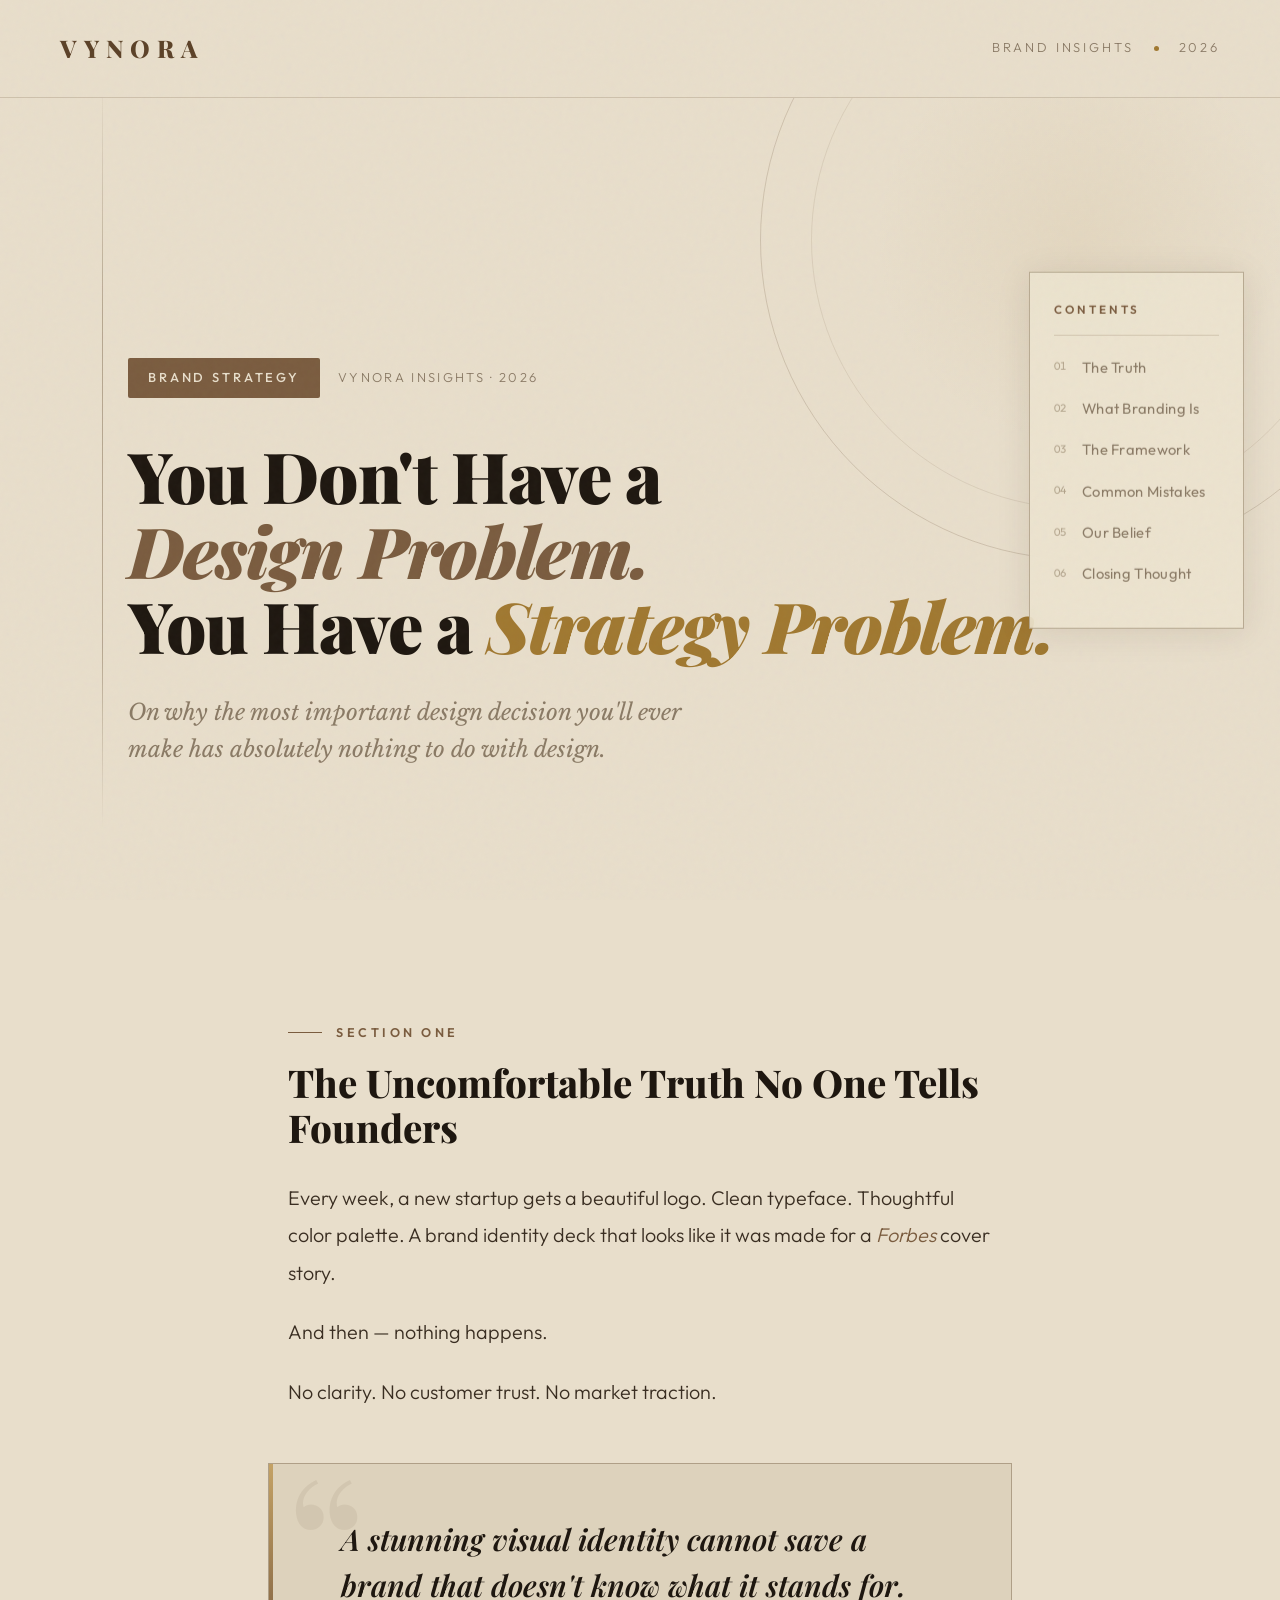
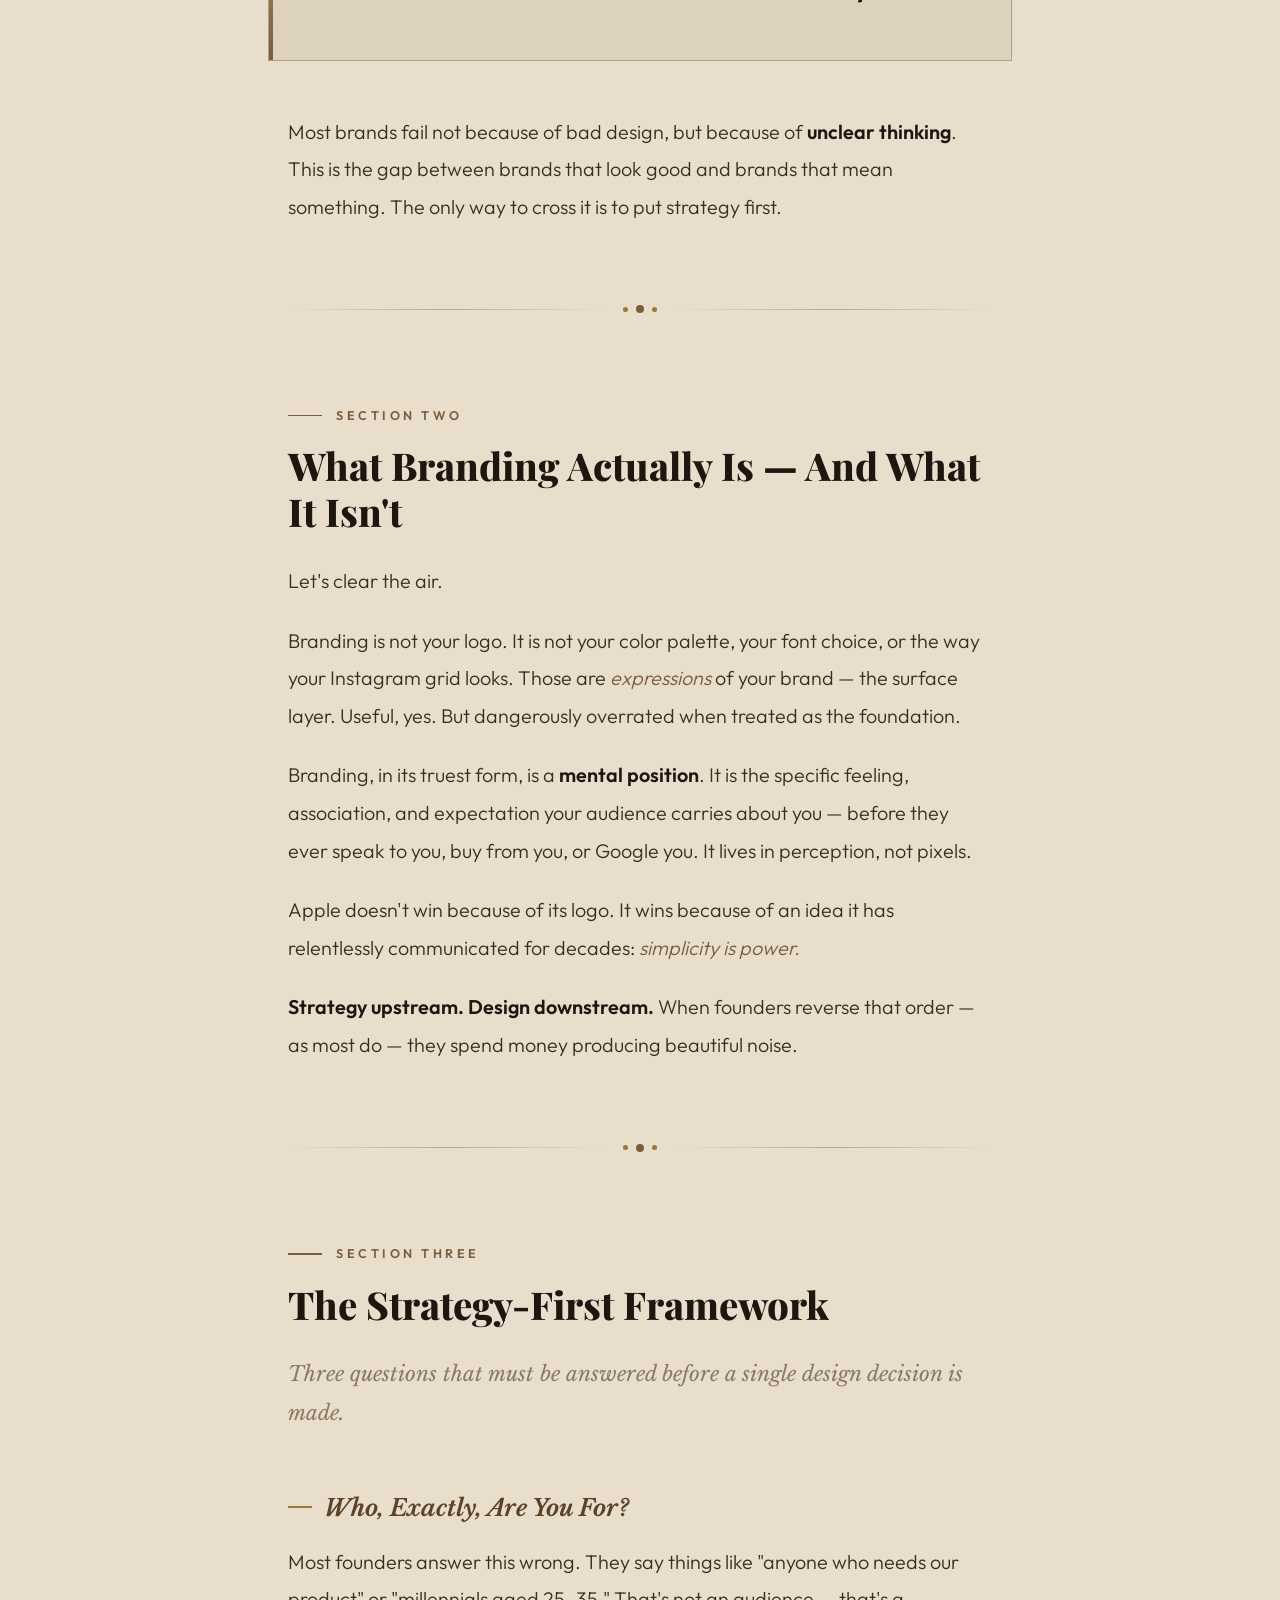
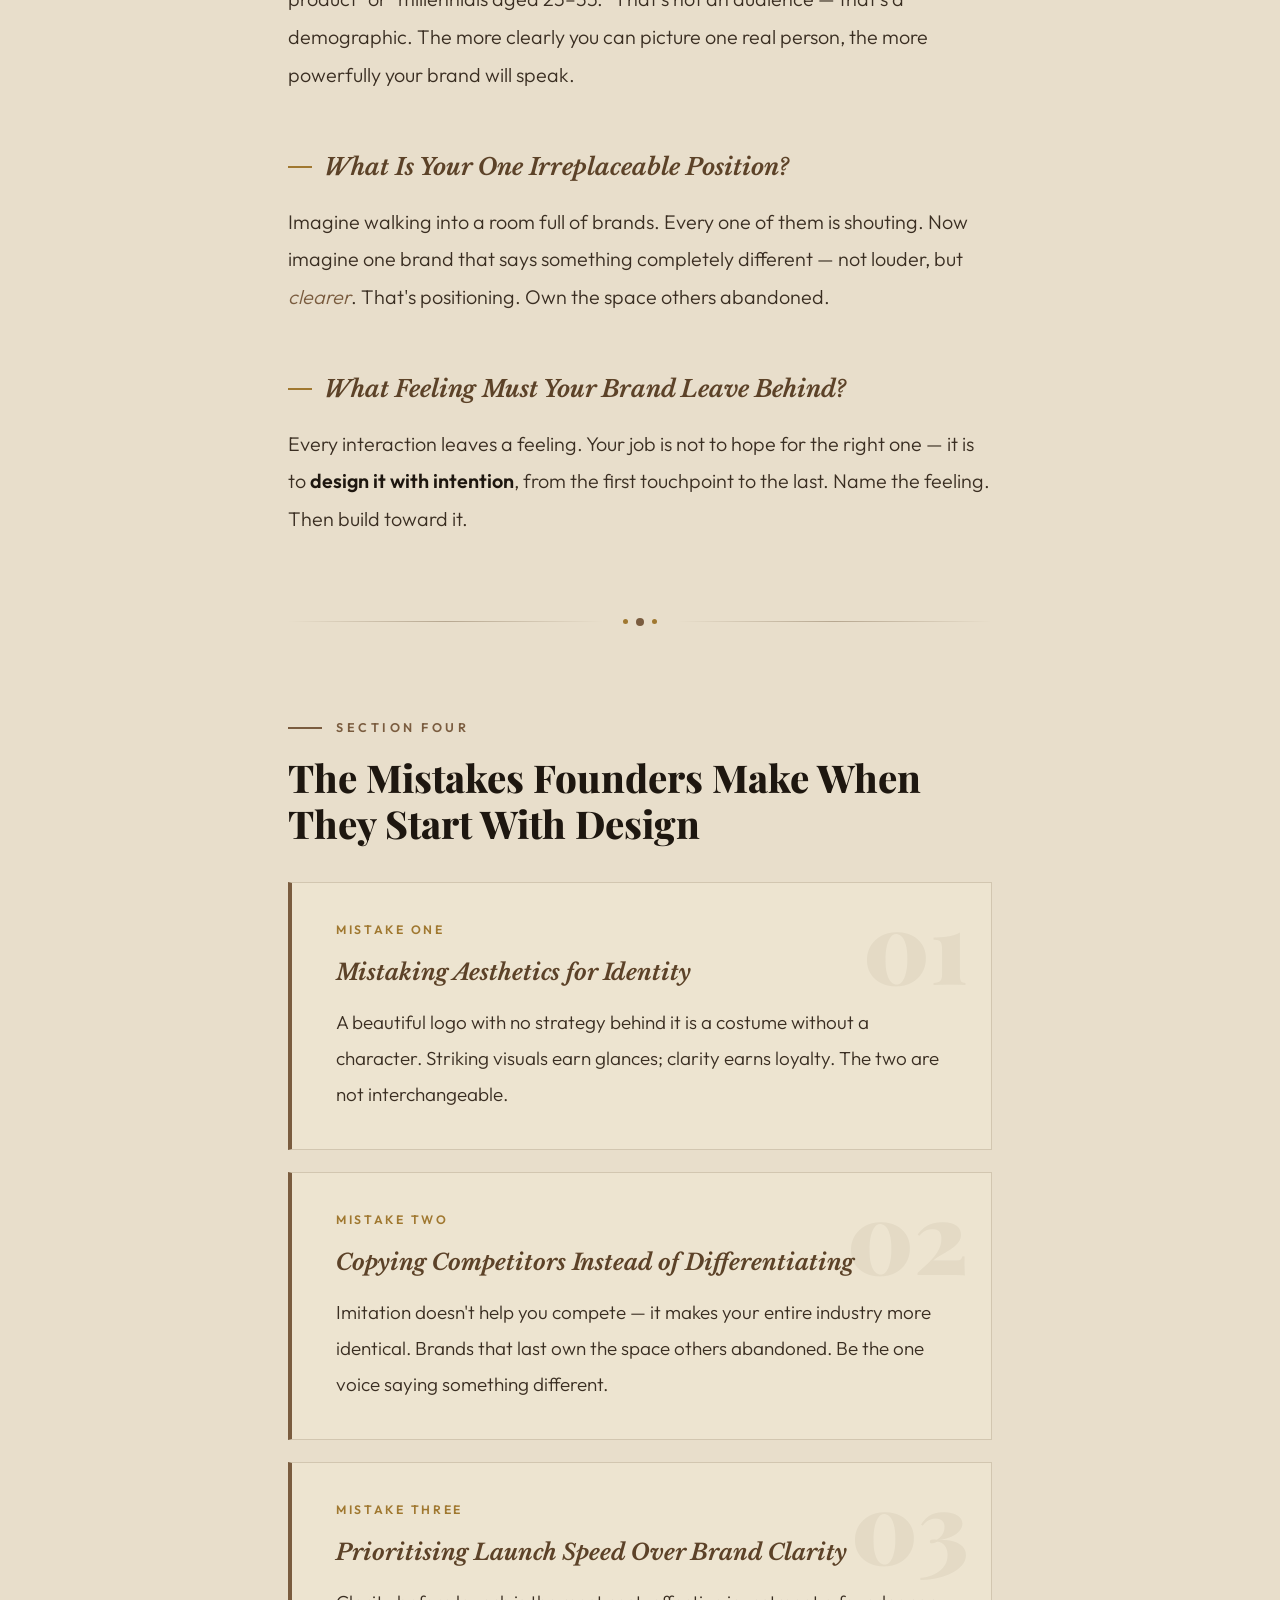
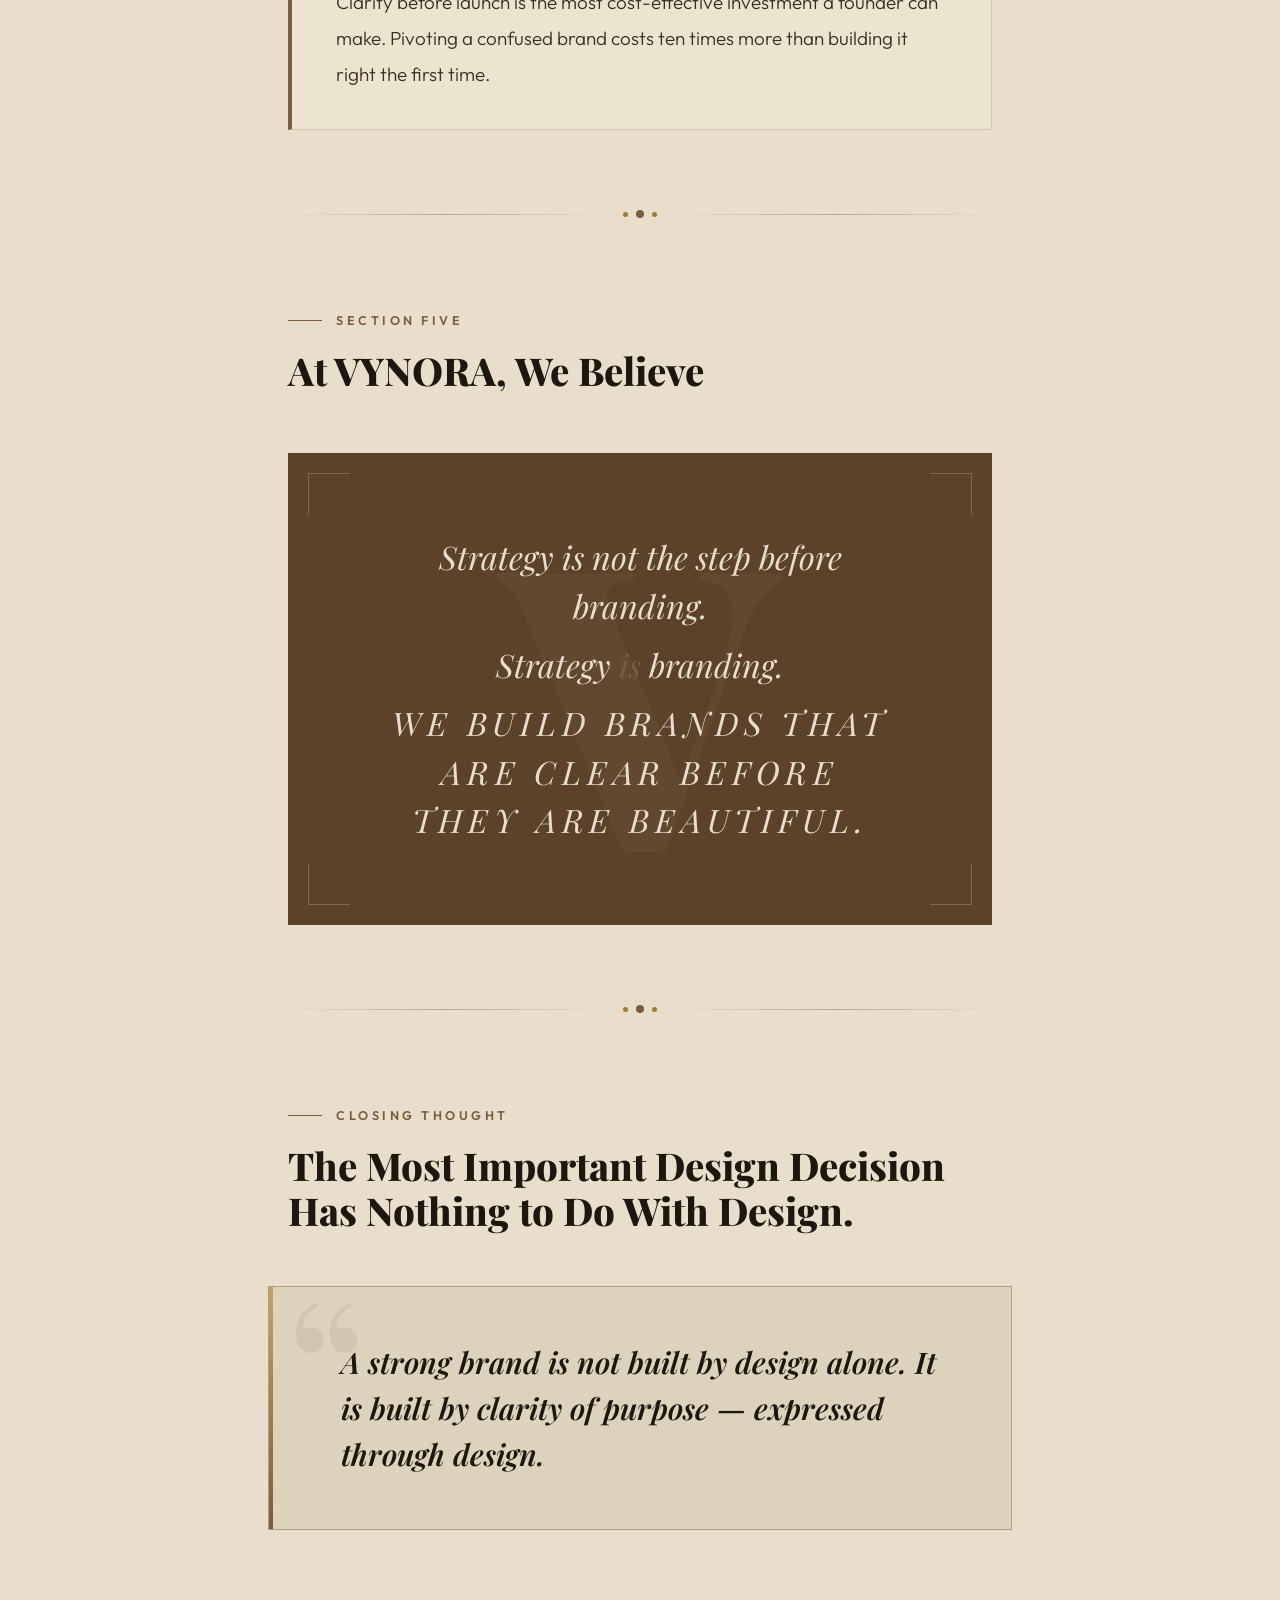
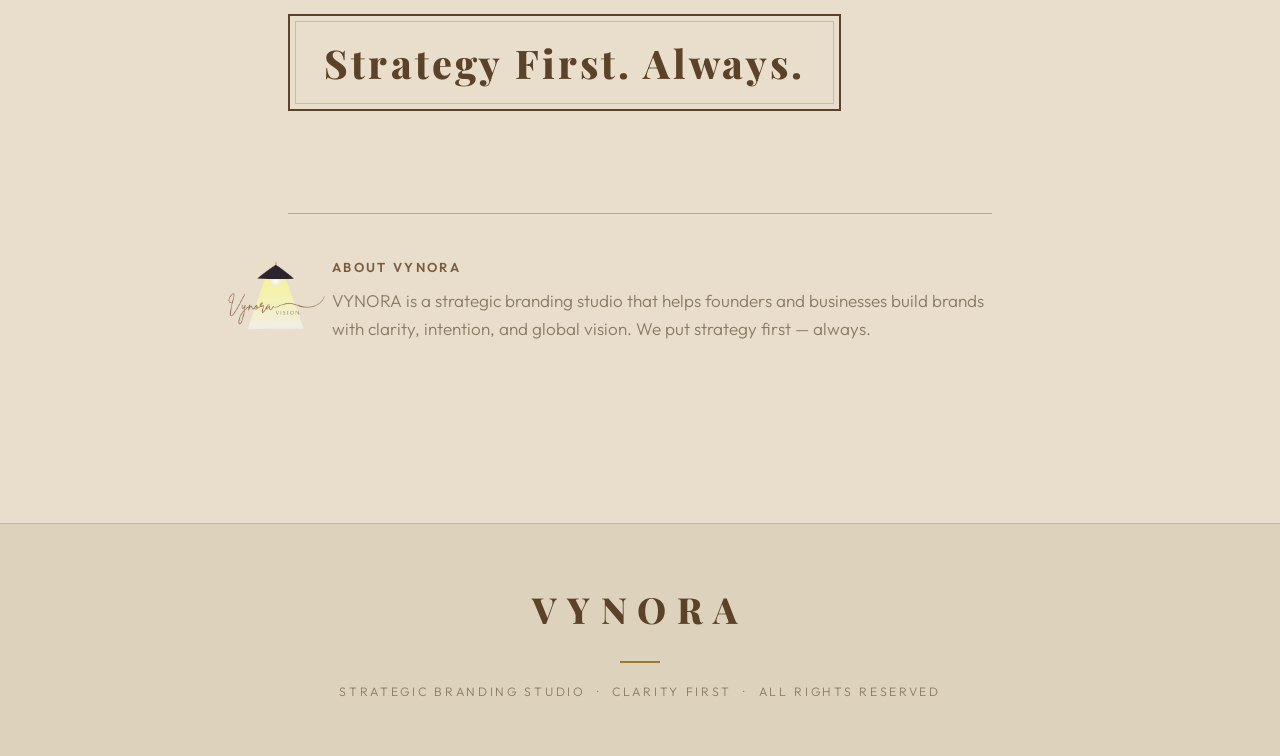
<file: insights/strategy-first-branding-not-design.html>
<!doctype html>
<html lang="en">
  <head>
    <meta charset="UTF-8" />
    <meta name="viewport" content="width=device-width, initial-scale=1.0" />
    <title>VYNORA Insights</title>
    <link
      rel="icon"
      type="image/png"
      href="../favicon/favicon-96x96.png"
      sizes="96x96"
    />
    <link rel="icon" type="image/svg+xml" href="../favicon.svg" />
    <link rel="shortcut icon" href="../favicon.ico" />
    <link
      rel="apple-touch-icon"
      sizes="180x180"
      href="../apple-touch-icon.png"
    />
    <meta name="apple-mobile-web-app-title" content="vynora" />
    <link rel="manifest" href="../site.webmanifest" />
    <link
      href="https://fonts.googleapis.com/css2?family=Playfair+Display:ital,wght@0,400;0,600;0,800;0,900;1,400;1,700&family=Libre+Baskerville:ital,wght@0,400;0,700;1,400&family=Outfit:wght@300;400;500;600&display=swap"
      rel="stylesheet"
    />

    <style>
      :root {
        --bg: #e8decb;
        --bg-dark: #ddd2bc;
        --bg-card: #ede4d0;
        --ink: #1e1710;
        --ink2: #3a2e22;
        --brown: #7a5c3f;
        --brown-deep: #5c4228;
        --gold: #a07830;
        --gold-lt: #c4a265;
        --muted: #8a7a65;
        --border: rgba(90, 65, 35, 0.18);
        --border-strong: rgba(90, 65, 35, 0.35);
        --serif: "Playfair Display", Georgia, serif;
        --bask: "Libre Baskerville", Georgia, serif;
        --sans: "Outfit", sans-serif;
        --shadow: 0 4px 32px rgba(50, 30, 10, 0.1);
      }

      *,
      *::before,
      *::after {
        margin: 0;
        padding: 0;
        box-sizing: border-box;
      }
      html {
        scroll-behavior: smooth;
        font-size: 18px;
      }

      body {
        font-family: var(--sans);
        background: var(--bg);
        color: var(--ink);
        line-height: 1.85;
        font-weight: 300;
        overflow-x: hidden;
      }

      /* GRAIN */
      body::before {
        content: "";
        position: fixed;
        inset: 0;
        background-image: url("data:image/svg+xml,%3Csvg viewBox='0 0 200 200' xmlns='http://www.w3.org/2000/svg'%3E%3Cfilter id='n'%3E%3CfeTurbulence type='fractalNoise' baseFrequency='0.75' numOctaves='4' stitchTiles='stitch'/%3E%3C/filter%3E%3Crect width='100%25' height='100%25' filter='url(%23n)' opacity='1'/%3E%3C/svg%3E");
        opacity: 0.03;
        pointer-events: none;
        z-index: 9999;
      }

      /* PROGRESS */
      #progress {
        position: fixed;
        top: 0;
        left: 0;
        height: 3px;
        background: linear-gradient(
          90deg,
          var(--brown-deep),
          var(--gold),
          var(--gold-lt)
        );
        width: 0;
        z-index: 1001;
        box-shadow: 0 0 12px rgba(160, 120, 48, 0.45);
      }

      /* NAV */
      nav {
        position: fixed;
        top: 0;
        left: 0;
        right: 0;
        z-index: 100;
        padding: 26px 60px;
        display: flex;
        align-items: center;
        justify-content: space-between;
        background: rgba(232, 222, 203, 0.9);
        backdrop-filter: blur(16px);
        border-bottom: 1px solid var(--border);
        transition:
          padding 0.4s ease,
          box-shadow 0.4s;
      }
      nav.compact {
        padding: 16px 60px;
        box-shadow: 0 2px 24px rgba(50, 30, 10, 0.08);
      }

      .nav-logo {
        font-family: var(--serif);
        font-weight: 800;
        font-size: 1.35rem;
        letter-spacing: 0.28em;
        text-transform: uppercase;
        color: var(--brown-deep);
        text-decoration: none;
      }
      .nav-right {
        display: flex;
        align-items: center;
        gap: 20px;
      }
      .nav-tag {
        font-size: 0.72rem;
        letter-spacing: 0.22em;
        text-transform: uppercase;
        color: var(--muted);
      }
      .nav-dot {
        width: 5px;
        height: 5px;
        border-radius: 50%;
        background: var(--gold);
      }

      /* HERO */
      .hero {
        min-height: 100vh;
        display: flex;
        flex-direction: column;
        justify-content: flex-end;
        padding: 0 10vw 110px;
        position: relative;
        overflow: hidden;
      }

      .hero-circle {
        position: absolute;
        top: -80px;
        right: -120px;
        width: 640px;
        height: 640px;
        border-radius: 50%;
        border: 1px solid var(--border);
        pointer-events: none;
      }
      .hero-circle::before {
        content: "";
        position: absolute;
        inset: 50px;
        border-radius: 50%;
        border: 1px solid rgba(90, 65, 35, 0.1);
      }
      .hero-circle::after {
        content: "";
        position: absolute;
        inset: 110px;
        border-radius: 50%;
        background: radial-gradient(
          circle,
          rgba(160, 120, 48, 0.07) 0%,
          transparent 70%
        );
      }
      .hero-rail {
        position: absolute;
        left: 8vw;
        top: 0;
        bottom: 0;
        width: 1px;
        background: linear-gradient(
          to bottom,
          transparent 8%,
          var(--border-strong) 35%,
          var(--border-strong) 72%,
          transparent 92%
        );
      }

      .hero-meta {
        display: flex;
        align-items: center;
        gap: 18px;
        margin-bottom: 40px;
        opacity: 0;
        transform: translateY(22px);
        animation: rise 1s 0.2s ease forwards;
      }
      .hero-pill {
        font-size: 0.72rem;
        letter-spacing: 0.22em;
        text-transform: uppercase;
        color: var(--bg);
        background: var(--brown);
        padding: 8px 20px;
        border-radius: 2px;
        font-weight: 500;
      }
      .hero-date {
        font-size: 0.72rem;
        letter-spacing: 0.18em;
        text-transform: uppercase;
        color: var(--muted);
      }

      .hero h1 {
        font-family: var(--serif);
        font-size: clamp(2.8rem, 5.5vw, 5.4rem);
        font-weight: 900;
        line-height: 1.07;
        letter-spacing: -0.02em;
        color: var(--ink);
        max-width: 940px;
        opacity: 0;
        transform: translateY(32px);
        animation: rise 1.1s 0.4s ease forwards;
      }
      .hero h1 em {
        font-style: italic;
        color: var(--brown);
      }
      .hero h1 .gold-w {
        font-style: italic;
        color: var(--gold);
      }

      .hero-sub {
        margin-top: 30px;
        max-width: 560px;
        font-family: var(--bask);
        font-style: italic;
        font-size: 1.25rem;
        color: var(--muted);
        line-height: 1.65;
        opacity: 0;
        animation: rise 1s 0.7s ease forwards;
      }

      .scroll-line {
        width: 1px;
        height: 72px;
        background: linear-gradient(to bottom, var(--brown), transparent);
        animation: breathe 2.4s ease-in-out infinite;
      }

      /* SHARE */
      .share {
        position: fixed;
        left: 34px;
        top: 50%;
        transform: translateY(-50%);
        display: flex;
        flex-direction: column;
        align-items: center;
        z-index: 50;
      }
      .s-line {
        width: 1px;
        height: 64px;
        background: linear-gradient(
          to bottom,
          transparent,
          var(--border-strong)
        );
      }
      .s-line.bot {
        background: linear-gradient(
          to bottom,
          var(--border-strong),
          transparent
        );
      }

      /* TOC */
      .toc {
        position: fixed;
        right: 36px;
        top: 50%;
        transform: translateY(-50%);
        width: 215px;
        z-index: 50;
        background: rgba(237, 228, 208, 0.85);
        backdrop-filter: blur(10px);
        border: 1px solid var(--border-strong);
        padding: 26px 24px;
        box-shadow: var(--shadow);
      }
      .toc-title {
        font-size: 0.65rem;
        letter-spacing: 0.25em;
        text-transform: uppercase;
        color: var(--brown);
        font-weight: 600;
        margin-bottom: 18px;
        padding-bottom: 14px;
        border-bottom: 1px solid var(--border);
      }
      .toc ul {
        list-style: none;
      }
      .toc li {
        margin-bottom: 14px;
      }
      .toc a {
        font-size: 0.82rem;
        text-decoration: none;
        color: var(--muted);
        transition: 0.3s;
        display: flex;
        align-items: center;
        gap: 10px;
        font-weight: 400;
        letter-spacing: 0.02em;
      }
      .toc-num {
        font-size: 0.6rem;
        color: rgba(90, 65, 35, 0.4);
        width: 18px;
        font-variant-numeric: tabular-nums;
      }
      .toc a:hover {
        color: var(--brown);
        padding-left: 4px;
      }
      .toc a.active {
        color: var(--brown-deep);
        font-weight: 600;
      }
      .toc a.active .toc-num {
        color: var(--gold);
      }

      /* CONTAINER */
      .container {
        max-width: 760px;
        margin: 0 auto;
        padding: 110px 28px 180px;
      }

      /* EYEBROW */
      .eyebrow {
        display: inline-flex;
        align-items: center;
        gap: 14px;
        font-size: 0.7rem;
        letter-spacing: 0.28em;
        text-transform: uppercase;
        color: var(--brown);
        font-weight: 600;
        margin-bottom: 16px;
      }
      .eyebrow::before {
        content: "";
        width: 34px;
        height: 1.5px;
        background: var(--brown);
      }

      /* HEADINGS */
      h2 {
        font-family: var(--serif);
        font-size: clamp(1.9rem, 3vw, 2.8rem);
        font-weight: 800;
        line-height: 1.18;
        color: var(--ink);
        margin-bottom: 28px;
      }
      h3 {
        font-family: var(--bask);
        font-size: 1.3rem;
        font-style: italic;
        font-weight: 700;
        color: var(--brown-deep);
        margin: 52px 0 14px;
        display: flex;
        align-items: center;
        gap: 12px;
      }
      h3::before {
        content: "";
        width: 24px;
        height: 2px;
        background: var(--gold);
        flex-shrink: 0;
      }

      /* BODY */
      p {
        font-size: 1.1rem;
        line-height: 1.9;
        color: var(--ink2);
        margin-bottom: 22px;
        font-weight: 300;
      }
      p strong {
        font-weight: 600;
        color: var(--ink);
      }
      p em {
        font-style: italic;
        color: var(--brown);
      }

      /* DIVIDER */
      .divider {
        display: flex;
        align-items: center;
        margin: 80px 0;
      }
      .divider-line {
        flex: 1;
        height: 1px;
        background: linear-gradient(
          to right,
          transparent,
          var(--border-strong),
          transparent
        );
      }
      .divider-orn {
        padding: 0 20px;
        display: flex;
        align-items: center;
        gap: 8px;
      }
      .divider-orn span {
        width: 5px;
        height: 5px;
        border-radius: 50%;
        background: var(--gold);
      }
      .divider-orn span:nth-child(2) {
        width: 8px;
        height: 8px;
        background: var(--brown);
      }

      /* QUOTE */
      .quote {
        position: relative;
        margin: 52px -20px;
        padding: 52px 56px 52px 72px;
        background: var(--bg-dark);
        border: 1px solid var(--border-strong);
        overflow: hidden;
      }
      .quote::before {
        content: "\201C";
        position: absolute;
        top: -22px;
        left: 16px;
        font-family: var(--serif);
        font-size: 11rem;
        color: rgba(90, 65, 35, 0.08);
        line-height: 1;
        pointer-events: none;
      }
      .quote::after {
        content: "";
        position: absolute;
        left: 0;
        top: 0;
        bottom: 0;
        width: 4px;
        background: linear-gradient(to bottom, var(--gold-lt), var(--brown));
      }
      .quote p {
        font-family: var(--serif);
        font-style: italic;
        font-size: 1.65rem;
        line-height: 1.55;
        color: var(--ink);
        font-weight: 600;
        margin: 0;
      }

      /* MISTAKE CARDS */
      .mistake-grid {
        display: flex;
        flex-direction: column;
        gap: 22px;
        margin-top: 36px;
      }
      .mistake-card {
        background: var(--bg-card);
        border: 1px solid var(--border);
        border-left: 4px solid var(--brown);
        padding: 36px 44px 36px 44px;
        position: relative;
        overflow: hidden;
        transition:
          border-color 0.35s,
          box-shadow 0.35s,
          transform 0.35s;
        cursor: default;
      }
      .mistake-card:hover {
        border-left-color: var(--gold);
        box-shadow: var(--shadow);
        transform: translateX(6px);
      }
      .card-num {
        position: absolute;
        right: 22px;
        top: 12px;
        font-family: var(--serif);
        font-size: 5.5rem;
        font-weight: 900;
        color: rgba(90, 65, 35, 0.06);
        line-height: 1;
        pointer-events: none;
        user-select: none;
      }
      .card-label {
        font-size: 0.68rem;
        letter-spacing: 0.22em;
        text-transform: uppercase;
        color: var(--gold);
        font-weight: 600;
        margin-bottom: 10px;
      }
      .mistake-card h3 {
        margin: 0 0 12px;
        font-size: 1.25rem;
      }
      .mistake-card h3::before {
        display: none;
      }
      .mistake-card p {
        margin: 0;
        font-size: 1.05rem;
      }

      /* BELIEF BLOCK */
      .belief-block {
        background: var(--brown-deep);
        padding: 80px 70px;
        text-align: center;
        position: relative;
        overflow: hidden;
        margin: 60px 0;
      }
      .belief-block::before {
        content: "V";
        position: absolute;
        font-family: var(--serif);
        font-size: 22rem;
        font-weight: 900;
        color: rgba(255, 255, 255, 0.03);
        top: 50%;
        left: 50%;
        transform: translate(-50%, -50%);
        pointer-events: none;
        line-height: 1;
      }
      .corner {
        position: absolute;
        width: 42px;
        height: 42px;
        border-color: rgba(255, 255, 255, 0.2);
        border-style: solid;
      }
      .tl {
        top: 20px;
        left: 20px;
        border-width: 1.5px 0 0 1.5px;
      }
      .tr {
        top: 20px;
        right: 20px;
        border-width: 1.5px 1.5px 0 0;
      }
      .bl {
        bottom: 20px;
        left: 20px;
        border-width: 0 0 1.5px 1.5px;
      }
      .br {
        bottom: 20px;
        right: 20px;
        border-width: 0 1.5px 1.5px 0;
      }
      .belief-block p {
        position: relative;
        font-family: var(--serif);
        font-style: italic;
        font-size: 1.8rem;
        line-height: 1.5;
        color: var(--bg);
        font-weight: 400;
        max-width: 520px;
        margin: 0 auto 10px;
      }
      .belief-block p:last-of-type {
        margin-bottom: 0;
      }
      .belief-sub {
        position: relative;
        margin-top: 32px;
        font-size: 0.78rem;
        font-family: var(--sans);
        font-style: normal;
        font-weight: 400;
        letter-spacing: 0.18em;
        text-transform: uppercase;
        color: rgba(232, 222, 203, 0.5);
      }

      /* STAMP */
      .strategy-stamp {
        display: inline-block;
        font-family: var(--serif);
        font-size: 2.2rem;
        font-weight: 800;
        color: var(--brown-deep);
        border: 2.5px solid var(--brown-deep);
        padding: 10px 34px;
        letter-spacing: 0.08em;
        margin: 32px 0;
        position: relative;
      }
      .strategy-stamp::before {
        content: "";
        position: absolute;
        inset: 5px;
        border: 1px solid rgba(90, 65, 35, 0.22);
      }

      /* BYLINE */
      .byline {
        margin-top: 70px;
        padding-top: 42px;
        border-top: 1px solid var(--border-strong);
        display: flex;
        align-items: flex-start;
        gap: 24px;
      }
      .byline-badge {
        flex-shrink: 0;
        width: 20px;
        height: 20px;

        display: flex;
        align-items: center;
        justify-content: center;
      }
      .byline-badge img {
        object-fit: cover;
        height: 250px;
        width: 250px;
        padding-right: 50px;
        padding-top: 80px;
      }
      .byline-text p {
        font-size: 0.95rem;
        color: var(--muted);
        margin: 0;
        line-height: 1.65;
      }
      .byline-text strong {
        display: block;
        font-size: 0.72rem;
        letter-spacing: 0.18em;
        text-transform: uppercase;
        color: var(--brown);
        font-weight: 600;
        margin-bottom: 7px;
      }

      /* FOOTER */
      footer {
        text-align: center;
        padding: 52px 24px;
        border-top: 1px solid var(--border);
        background: var(--bg-dark);
      }
      .footer-logo {
        font-family: var(--serif);
        font-size: 2rem;
        font-weight: 800;
        letter-spacing: 0.3em;
        color: var(--brown-deep);
        text-transform: uppercase;
      }
      .footer-rule {
        width: 40px;
        height: 2.5px;
        background: var(--gold);
        margin: 18px auto;
      }
      .footer-tag {
        font-size: 0.68rem;
        letter-spacing: 0.22em;
        text-transform: uppercase;
        color: var(--muted);
      }

      /* ANIMATIONS */
      @keyframes rise {
        to {
          opacity: 1;
          transform: translateY(0);
        }
      }
      @keyframes breathe {
        0%,
        100% {
          opacity: 1;
        }
        50% {
          opacity: 0.22;
        }
      }

      .fade {
        opacity: 0;
        transform: translateY(32px);
        transition:
          opacity 0.85s ease,
          transform 0.85s ease;
      }
      .fade.show {
        opacity: 1;
        transform: translateY(0);
      }
      .d1 {
        transition-delay: 0.1s;
      }
      .d2 {
        transition-delay: 0.2s;
      }
      .d3 {
        transition-delay: 0.3s;
      }

      /* RESPONSIVE */
      @media (max-width: 1200px) {
        .toc {
          display: none;
        }
      }
      @media (max-width: 960px) {
        .share {
          display: none;
        }
        nav {
          padding: 20px 28px;
        }
        nav.compact {
          padding: 14px 28px;
        }
      }
      @media (max-width: 760px) {
        .hero {
          padding: 0 6vw 80px;
        }
        .quote {
          margin: 40px 0;
          padding: 36px 28px 36px 40px;
        }
        .belief-block {
          padding: 52px 32px;
        }
        .mistake-card {
          padding: 28px;
        }
        .byline-badge img {
          padding-left: 50px;
          margin-top: 50px;
          height: 180px;
          width: 180px;
        }
      }
      @media (max-width: 760px) {
        .hero {
          padding: 0 6vw 80px;
        }
        .quote {
          margin: 40px 0;
          padding: 36px 28px 36px 40px;
        }
        .belief-block {
          padding: 52px 32px;
        }
        .step-card {
          padding: 28px;
        }
        .byline-badge img {
          padding-left: 50px;
          margin-top: 50px;
          height: 180px;
          width: 180px;
        }
      }
      @media (max-width: 768px) {
        .hero-meta {
          flex-direction: column;
          align-items: flex-start;
          gap: 12px;
          margin-bottom: 28px;
        }

        .hero-pill {
          display: inline-block;
          font-size: 0.62rem;
          letter-spacing: 0.16em;
          padding: 7px 14px;
          line-height: 1.2;
          white-space: nowrap;
        }

        .hero-date {
          font-size: 0.62rem;
          letter-spacing: 0.14em;
        }
      }
    </style>
  </head>
  <body>
    <div id="progress"></div>

    <!-- NAV -->
    <nav id="nav">
      <a class="nav-logo" href="../index.html">Vynora</a>
      <div class="nav-right">
        <span class="nav-tag">Brand Insights</span>
        <div class="nav-dot"></div>
        <span class="nav-tag">2026</span>
      </div>
    </nav>

    <!-- TOC -->
    <div class="toc">
      <div class="toc-title">Contents</div>
      <ul>
        <li>
          <a href="#truth"><span class="toc-num">01</span>The Truth</a>
        </li>
        <li>
          <a href="#branding"
            ><span class="toc-num">02</span>What Branding Is</a
          >
        </li>
        <li>
          <a href="#framework"><span class="toc-num">03</span>The Framework</a>
        </li>
        <li>
          <a href="#mistakes"><span class="toc-num">04</span>Common Mistakes</a>
        </li>
        <li>
          <a href="#belief"><span class="toc-num">05</span>Our Belief</a>
        </li>
        <li>
          <a href="#closing"><span class="toc-num">06</span>Closing Thought</a>
        </li>
      </ul>
    </div>

    <!-- HERO -->
    <section class="hero">
      <div class="hero-circle"></div>
      <div class="hero-rail"></div>

      <div class="hero-meta">
        <span class="hero-pill">Brand Strategy</span>
        <span class="hero-date">VYNORA Insights · 2026</span>
      </div>

      <h1>
        You Don't Have a<br />
        <em>Design Problem.</em><br />
        You Have a <span class="gold-w">Strategy Problem.</span>
      </h1>

      <p class="hero-sub">
        On why the most important design decision you'll ever make has
        absolutely nothing to do with design.
      </p>
    </section>

    <!-- MAIN CONTENT -->
    <main class="container">
      <!-- 01 TRUTH -->
      <div class="eyebrow fade" id="truth">Section One</div>
      <h2 class="fade">The Uncomfortable Truth No One Tells Founders</h2>
      <p class="fade">
        Every week, a new startup gets a beautiful logo. Clean typeface.
        Thoughtful color palette. A brand identity deck that looks like it was
        made for a <em>Forbes</em> cover story.
      </p>
      <p class="fade">And then — nothing happens.</p>
      <p class="fade">No clarity. No customer trust. No market traction.</p>

      <div class="quote fade">
        <p>
          A stunning visual identity cannot save a brand that doesn't know what
          it stands for.
        </p>
      </div>

      <p class="fade">
        Most brands fail not because of bad design, but because of
        <strong>unclear thinking</strong>. This is the gap between brands that
        look good and brands that mean something. The only way to cross it is to
        put strategy first.
      </p>

      <div class="divider">
        <div class="divider-line"></div>
        <div class="divider-orn"><span></span><span></span><span></span></div>
        <div class="divider-line"></div>
      </div>

      <!-- 02 BRANDING -->
      <div class="eyebrow fade" id="branding">Section Two</div>
      <h2 class="fade">What Branding Actually Is — And What It Isn't</h2>
      <p class="fade">Let's clear the air.</p>
      <p class="fade">
        Branding is not your logo. It is not your color palette, your font
        choice, or the way your Instagram grid looks. Those are
        <em>expressions</em> of your brand — the surface layer. Useful, yes. But
        dangerously overrated when treated as the foundation.
      </p>
      <p class="fade">
        Branding, in its truest form, is a <strong>mental position</strong>. It
        is the specific feeling, association, and expectation your audience
        carries about you — before they ever speak to you, buy from you, or
        Google you. It lives in perception, not pixels.
      </p>
      <p class="fade">
        Apple doesn't win because of its logo. It wins because of an idea it has
        relentlessly communicated for decades: <em>simplicity is power.</em>
      </p>
      <p class="fade">
        <strong>Strategy upstream. Design downstream.</strong> When founders
        reverse that order — as most do — they spend money producing beautiful
        noise.
      </p>

      <div class="divider">
        <div class="divider-line"></div>
        <div class="divider-orn"><span></span><span></span><span></span></div>
        <div class="divider-line"></div>
      </div>

      <!-- 03 FRAMEWORK -->
      <div class="eyebrow fade" id="framework">Section Three</div>
      <h2 class="fade">The Strategy-First Framework</h2>
      <p
        class="fade"
        style="
          font-family: var(--bask);
          font-style: italic;
          color: var(--muted);
          font-size: 1.15rem;
        "
      >
        Three questions that must be answered before a single design decision is
        made.
      </p>

      <h3 class="fade">Who, Exactly, Are You For?</h3>
      <p class="fade">
        Most founders answer this wrong. They say things like "anyone who needs
        our product" or "millennials aged 25–35." That's not an audience —
        that's a demographic. The more clearly you can picture one real person,
        the more powerfully your brand will speak.
      </p>

      <h3 class="fade">What Is Your One Irreplaceable Position?</h3>
      <p class="fade">
        Imagine walking into a room full of brands. Every one of them is
        shouting. Now imagine one brand that says something completely different
        — not louder, but <em>clearer</em>. That's positioning. Own the space
        others abandoned.
      </p>

      <h3 class="fade">What Feeling Must Your Brand Leave Behind?</h3>
      <p class="fade">
        Every interaction leaves a feeling. Your job is not to hope for the
        right one — it is to <strong>design it with intention</strong>, from the
        first touchpoint to the last. Name the feeling. Then build toward it.
      </p>

      <div class="divider">
        <div class="divider-line"></div>
        <div class="divider-orn"><span></span><span></span><span></span></div>
        <div class="divider-line"></div>
      </div>

      <!-- 04 MISTAKES -->
      <div class="eyebrow fade" id="mistakes">Section Four</div>
      <h2 class="fade">
        The Mistakes Founders Make When They Start With Design
      </h2>

      <div class="mistake-grid">
        <div class="mistake-card fade d1">
          <div class="card-num">01</div>
          <div class="card-label">Mistake One</div>
          <h3>Mistaking Aesthetics for Identity</h3>
          <p>
            A beautiful logo with no strategy behind it is a costume without a
            character. Striking visuals earn glances; clarity earns loyalty. The
            two are not interchangeable.
          </p>
        </div>
        <div class="mistake-card fade d2">
          <div class="card-num">02</div>
          <div class="card-label">Mistake Two</div>
          <h3>Copying Competitors Instead of Differentiating</h3>
          <p>
            Imitation doesn't help you compete — it makes your entire industry
            more identical. Brands that last own the space others abandoned. Be
            the one voice saying something different.
          </p>
        </div>
        <div class="mistake-card fade d3">
          <div class="card-num">03</div>
          <div class="card-label">Mistake Three</div>
          <h3>Prioritising Launch Speed Over Brand Clarity</h3>
          <p>
            Clarity before launch is the most cost-effective investment a
            founder can make. Pivoting a confused brand costs ten times more
            than building it right the first time.
          </p>
        </div>
      </div>

      <div class="divider">
        <div class="divider-line"></div>
        <div class="divider-orn"><span></span><span></span><span></span></div>
        <div class="divider-line"></div>
      </div>

      <!-- 05 BELIEF -->
      <div class="eyebrow fade" id="belief">Section Five</div>
      <h2 class="fade">At VYNORA, We Believe</h2>

      <div class="belief-block fade">
        <div class="corner tl"></div>
        <div class="corner tr"></div>
        <div class="corner bl"></div>
        <div class="corner br"></div>
        <p>Strategy is not the step before branding.</p>
        <p>Strategy <em>is</em> branding.</p>
        <p class="belief-sub">
          We build brands that are clear before they are beautiful.
        </p>
      </div>

      <div class="divider">
        <div class="divider-line"></div>
        <div class="divider-orn"><span></span><span></span><span></span></div>
        <div class="divider-line"></div>
      </div>

      <!-- 06 CLOSING -->
      <div class="eyebrow fade" id="closing">Closing Thought</div>
      <h2 class="fade">
        The Most Important Design Decision Has Nothing to Do With Design.
      </h2>

      <div class="quote fade">
        <p>
          A strong brand is not built by design alone. It is built by clarity of
          purpose — expressed through design.
        </p>
      </div>

      <div class="strategy-stamp fade">Strategy First. Always.</div>

      <!-- BYLINE -->
      <div class="byline fade">
        <div class="byline-badge">
          <img src="../img/vynoraLogo.png" alt="vynora" />
        </div>
        <div class="byline-text">
          <strong>About VYNORA</strong>
          <p>
            VYNORA is a strategic branding studio that helps founders and
            businesses build brands with clarity, intention, and global vision.
            We put strategy first — always.
          </p>
        </div>
      </div>
    </main>

    <!-- FOOTER -->
    <footer>
      <div class="footer-logo">Vynora</div>
      <div class="footer-rule"></div>
      <div class="footer-tag">
        Strategic Branding Studio &nbsp;·&nbsp; Clarity First &nbsp;·&nbsp; All
        Rights Reserved
      </div>
    </footer>

    <script>
      // PROGRESS
      window.addEventListener("scroll", () => {
        const s = document.documentElement.scrollTop;
        const h =
          document.documentElement.scrollHeight -
          document.documentElement.clientHeight;
        document.getElementById("progress").style.width = (s / h) * 100 + "%";
      });

      // COMPACT NAV
      const nav = document.getElementById("nav");
      window.addEventListener("scroll", () => {
        nav.classList.toggle("compact", window.scrollY > 80);
      });

      // FADE IN
      const faders = document.querySelectorAll(".fade");
      const obs = new IntersectionObserver(
        (entries) => {
          entries.forEach((e) => {
            if (e.isIntersecting) e.target.classList.add("show");
          });
        },
        { threshold: 0.1, rootMargin: "0px 0px -50px 0px" },
      );
      faders.forEach((el) => obs.observe(el));

      // ACTIVE TOC
      const sections = [
        "truth",
        "branding",
        "framework",
        "mistakes",
        "belief",
        "closing",
      ];
      const tocLinks = document.querySelectorAll(".toc a");
      const secEls = sections.map((id) => document.getElementById(id));
      window.addEventListener("scroll", () => {
        let current = "";
        secEls.forEach((el, i) => {
          if (el && el.getBoundingClientRect().top < 220) current = sections[i];
        });
        tocLinks.forEach((link) => {
          link.classList.toggle(
            "active",
            link.getAttribute("href") === "#" + current,
          );
        });
      });
    </script>
  </body>
</html>
</file>
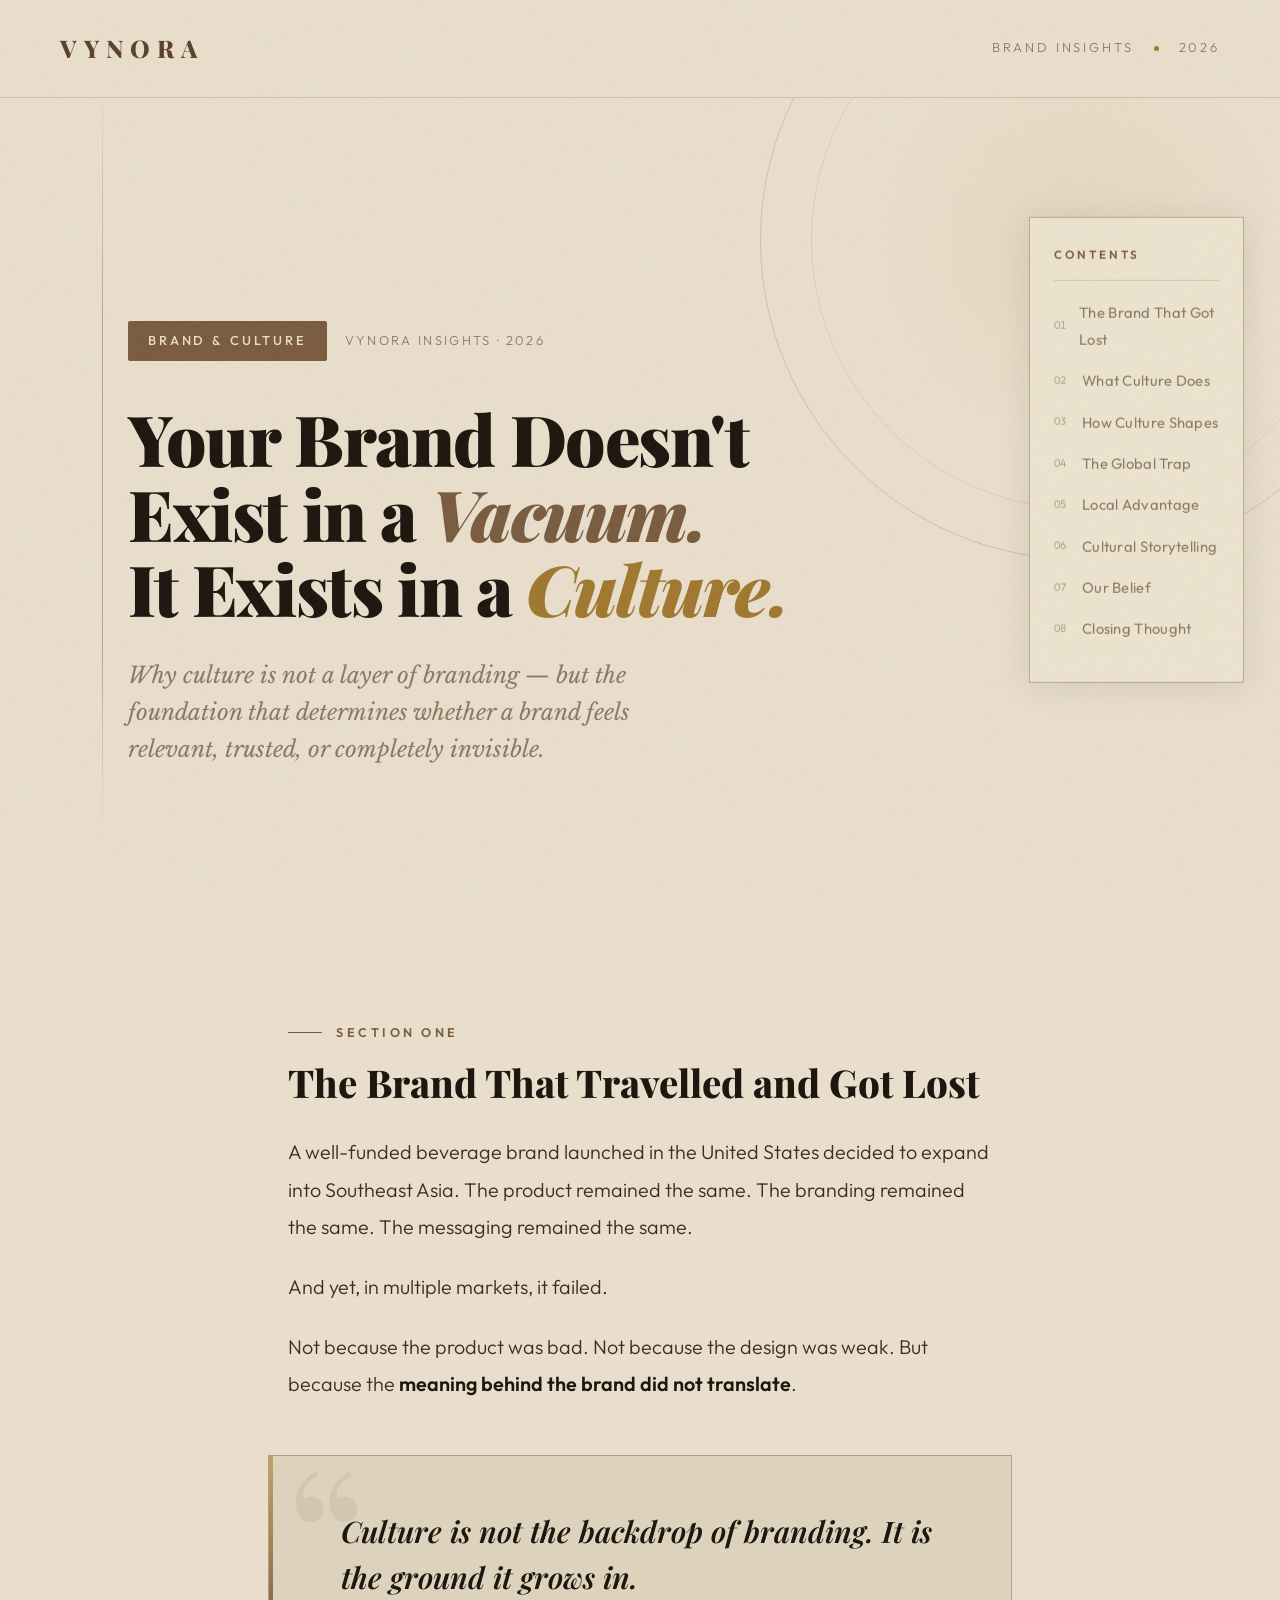
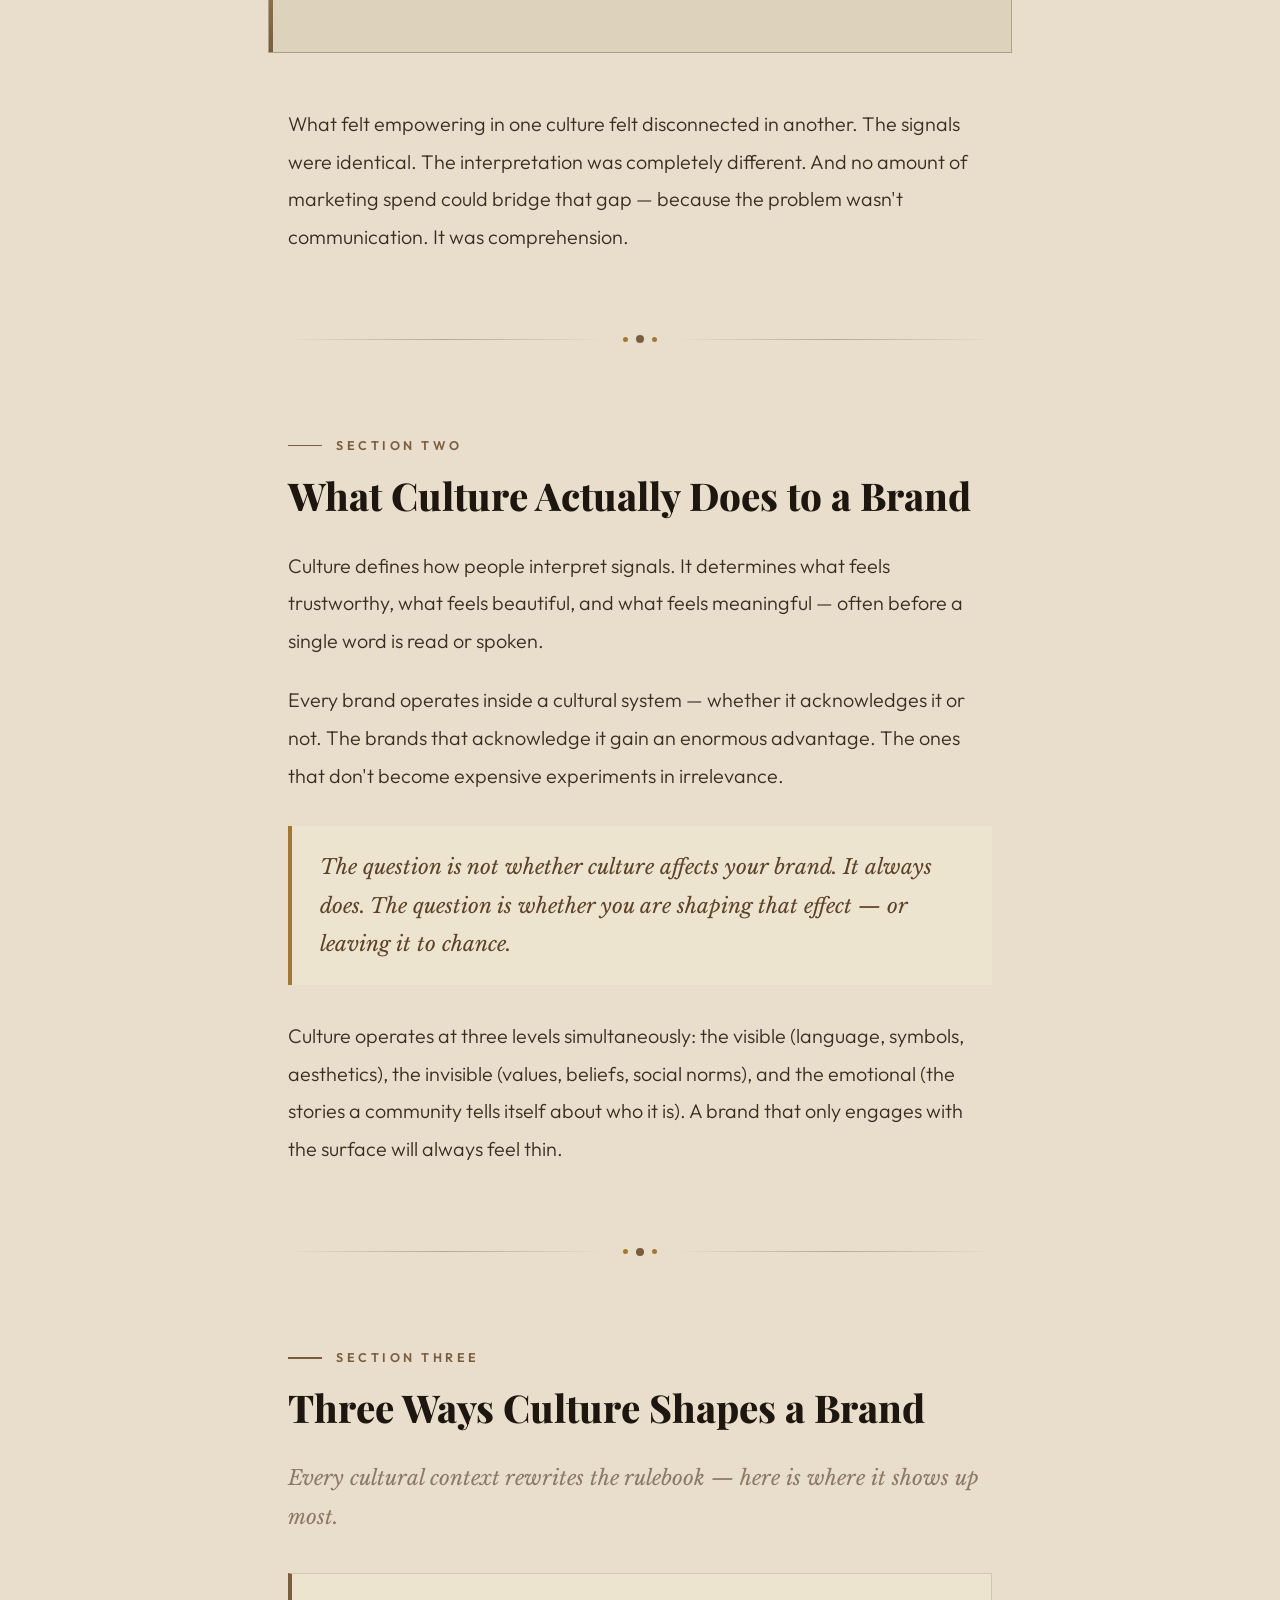
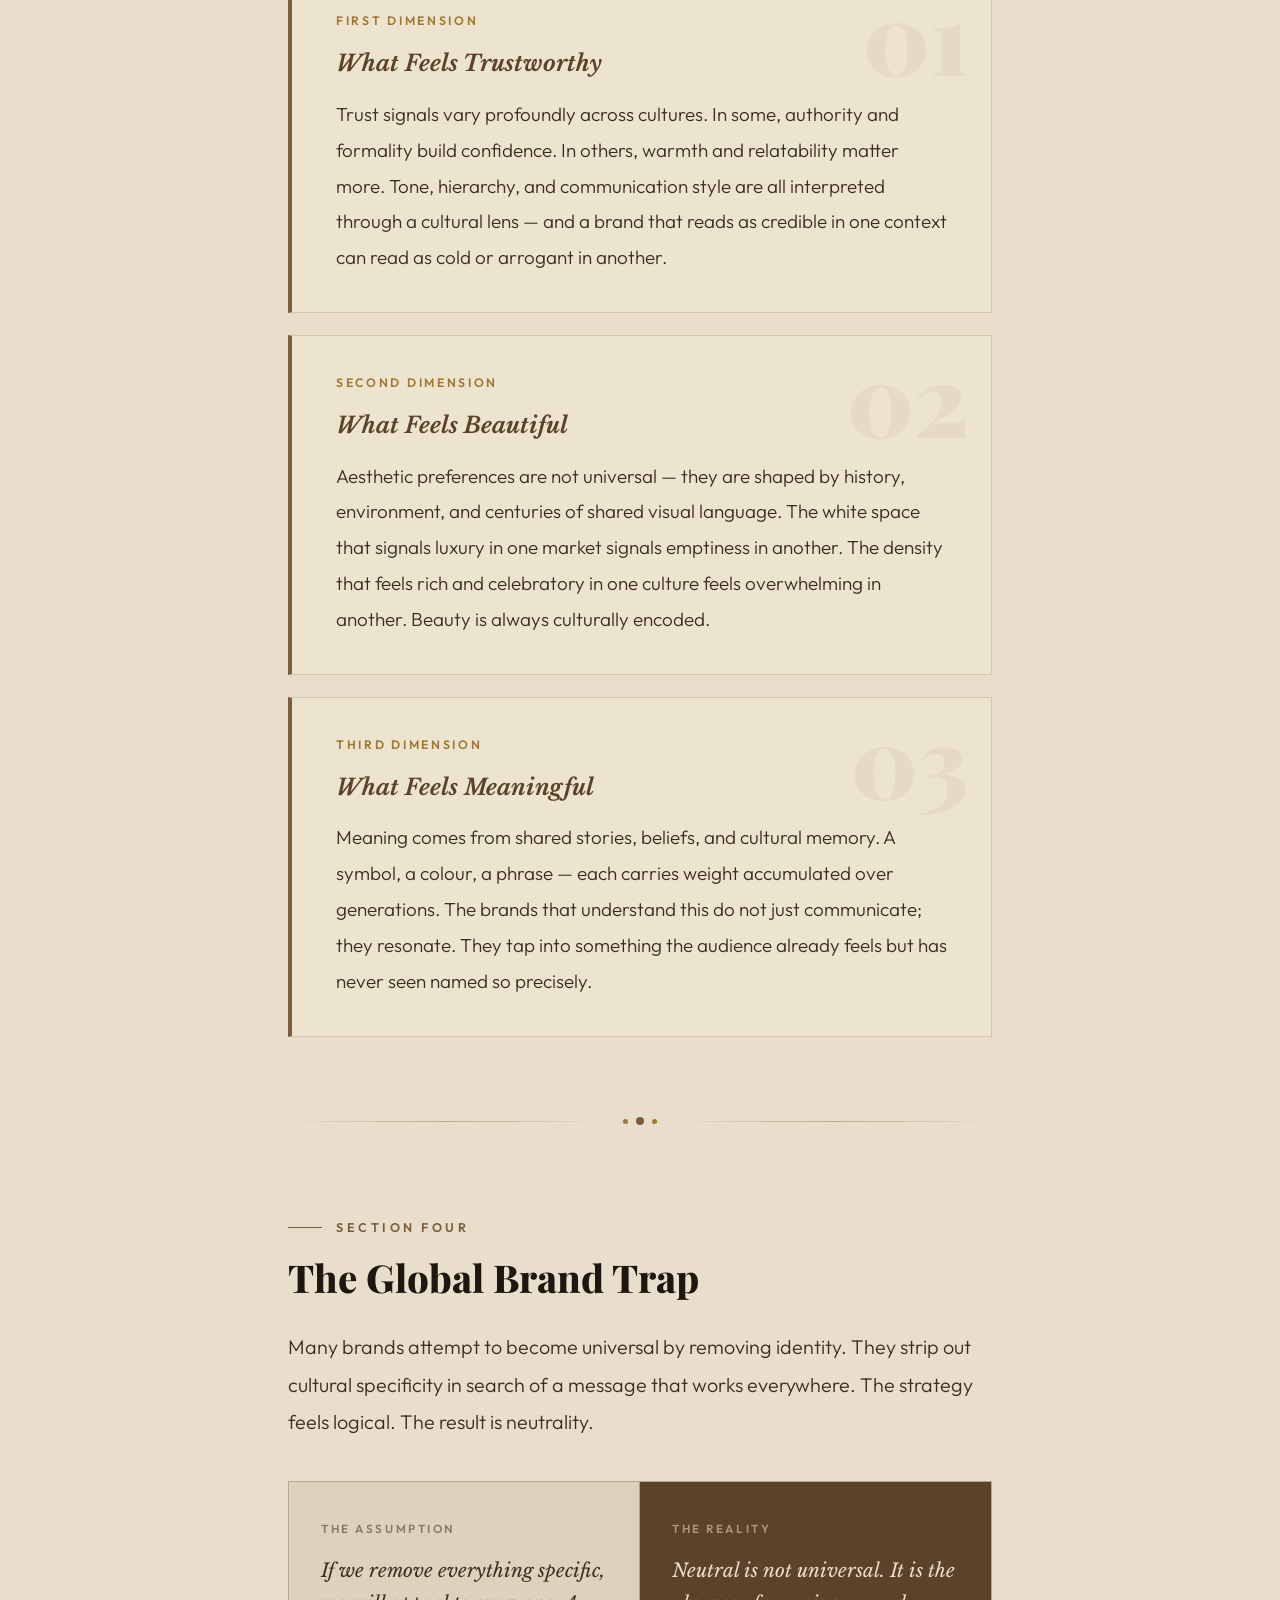
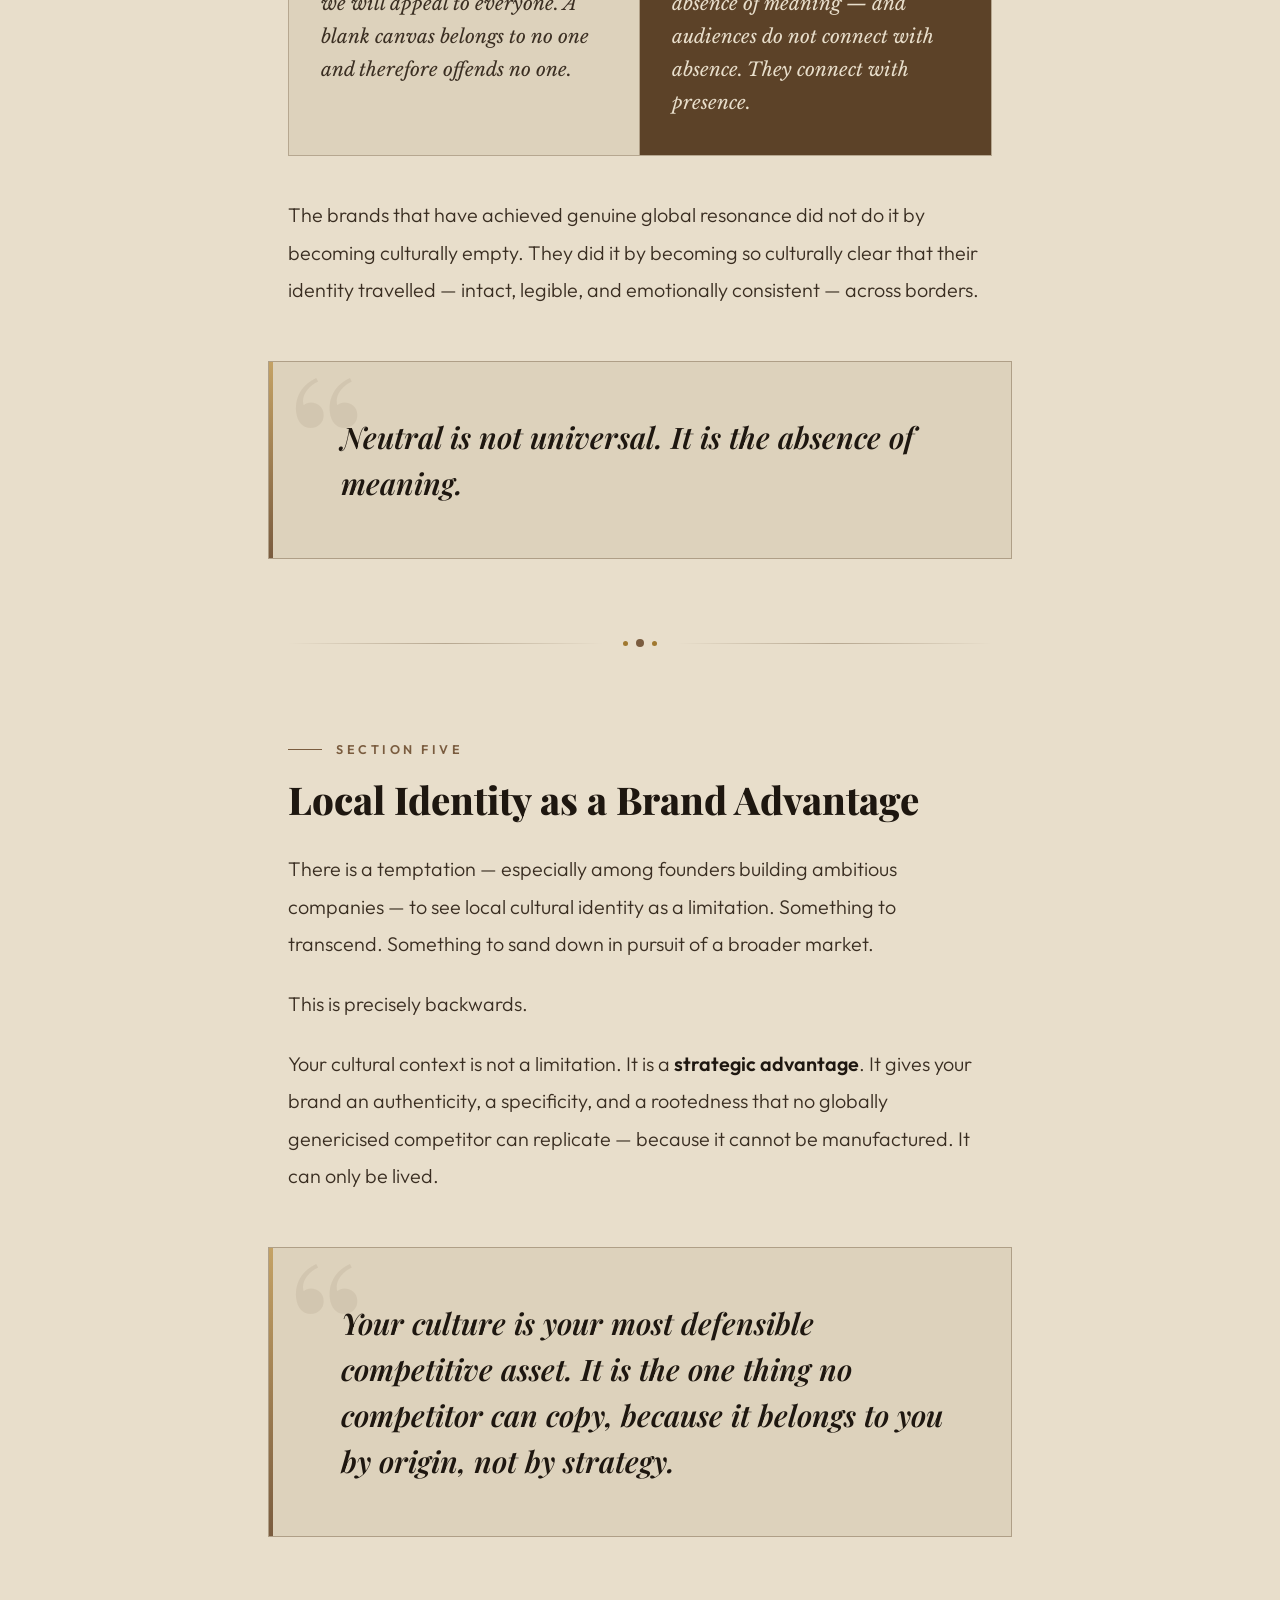
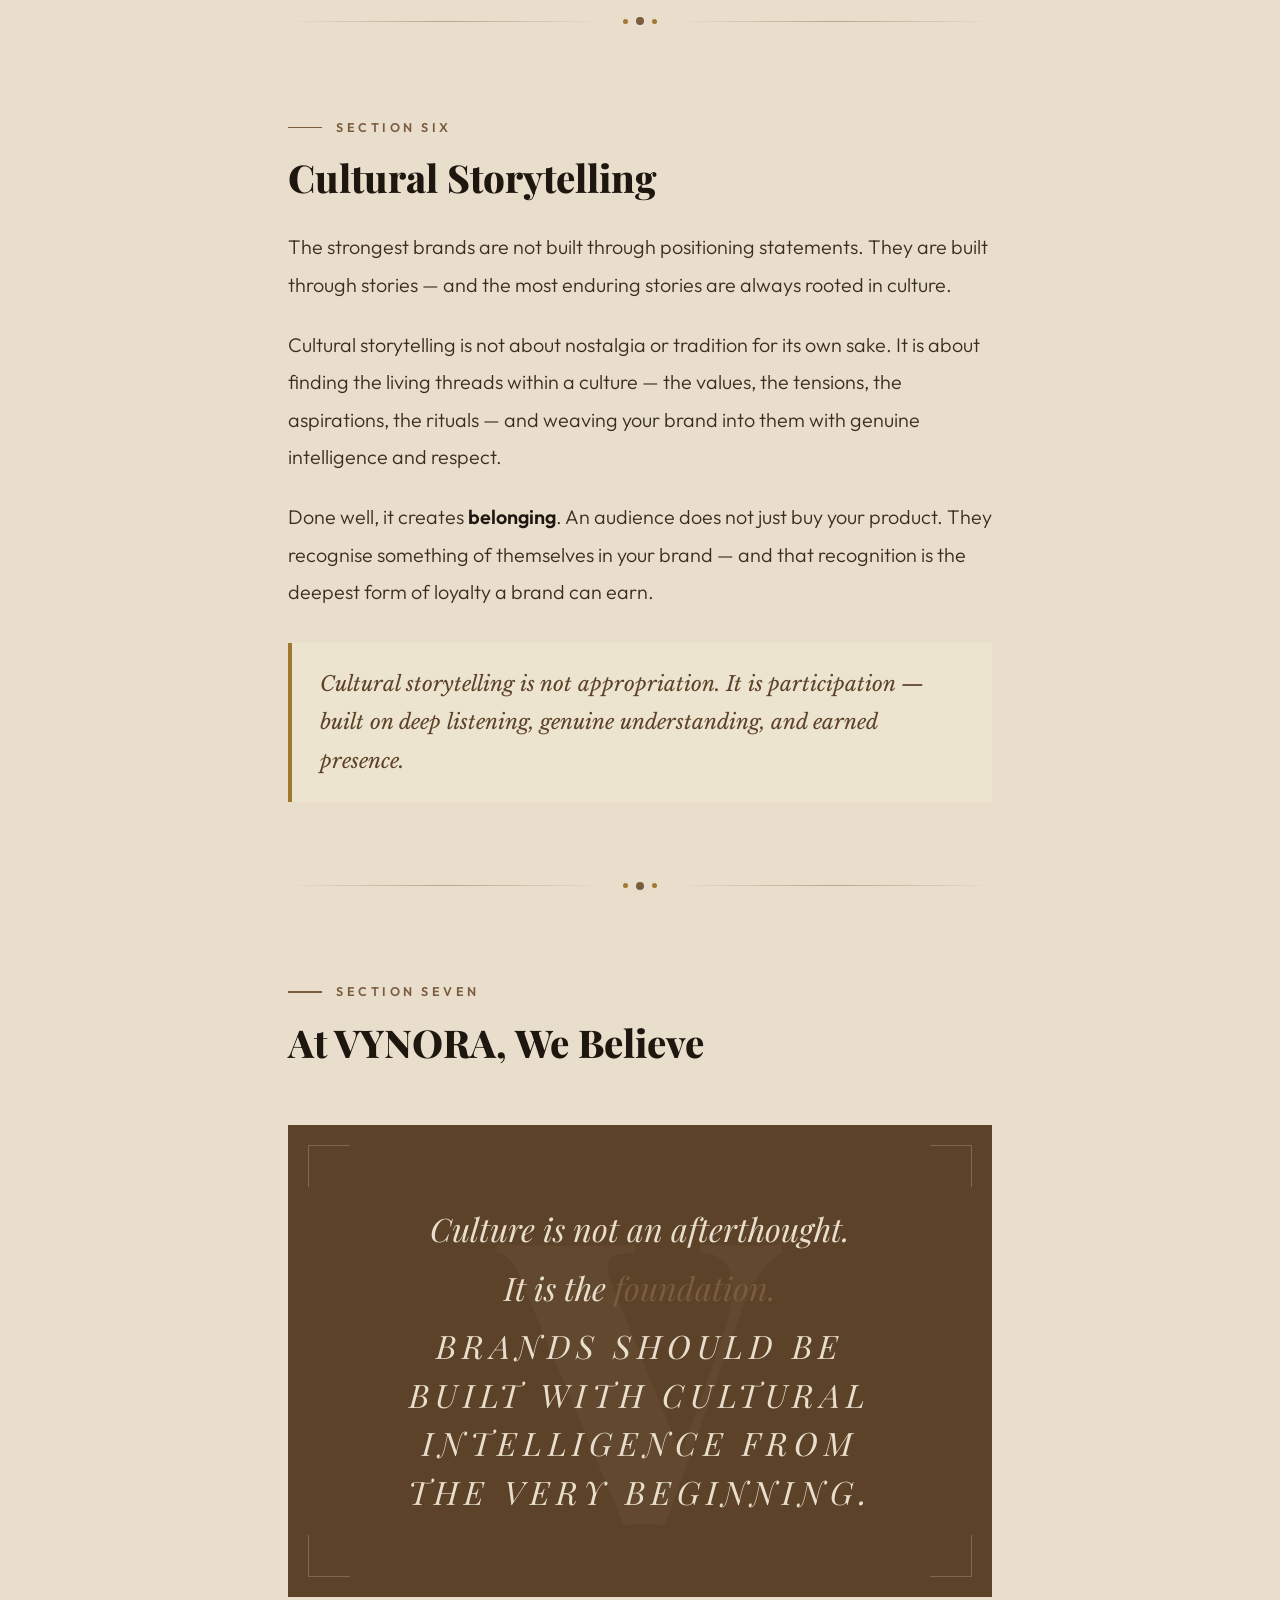
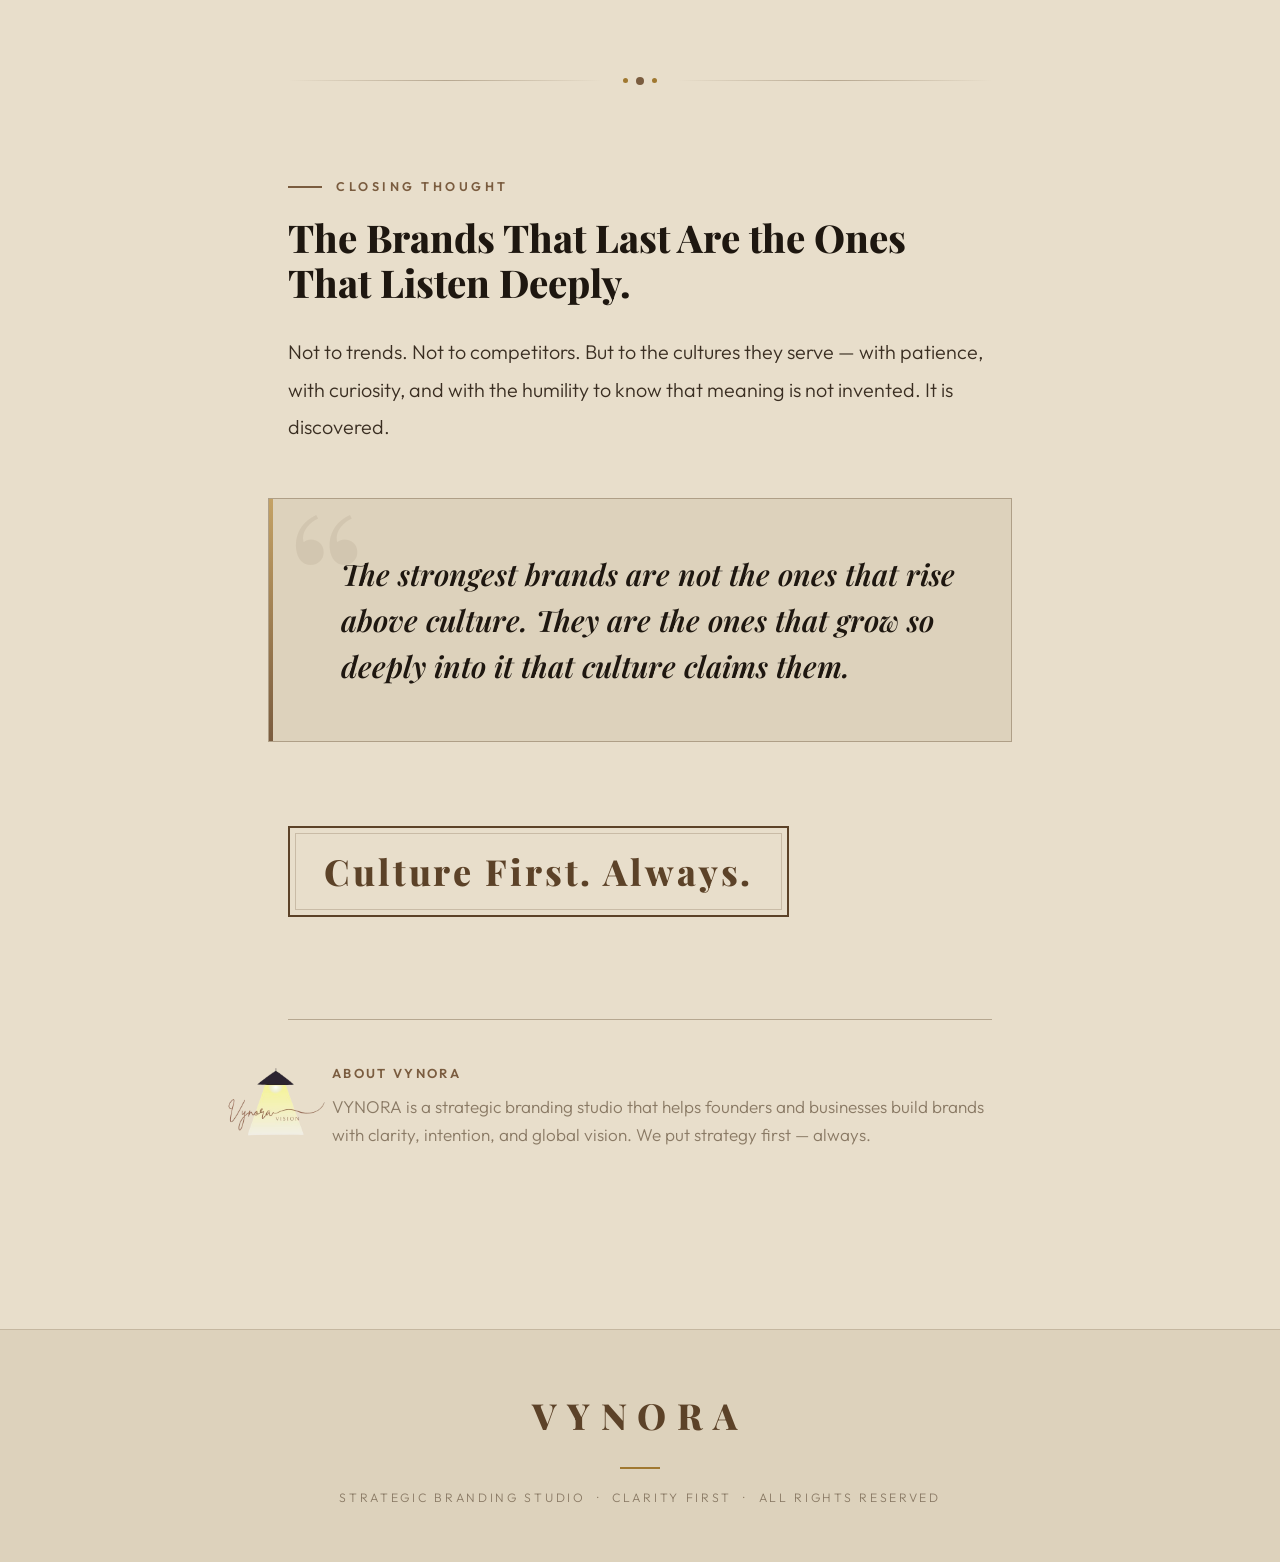
<file: insights/why-brand-culture-matters.html>
<!doctype html>
<html lang="en">
  <head>
    <meta charset="UTF-8" />
    <meta name="viewport" content="width=device-width, initial-scale=1.0" />
    <title>VYNORA Insights — Your Brand Exists in a Culture</title>
    <link
      rel="icon"
      type="image/png"
      href="../favicon/favicon-96x96.png"
      sizes="96x96"
    />
    <link rel="icon" type="image/svg+xml" href="../favicon.svg" />
    <link rel="shortcut icon" href="../favicon.ico" />
    <link
      rel="apple-touch-icon"
      sizes="180x180"
      href="../apple-touch-icon.png"
    />
    <meta name="apple-mobile-web-app-title" content="vynora" />
    <link rel="manifest" href="../site.webmanifest" />
    <link
      href="https://fonts.googleapis.com/css2?family=Playfair+Display:ital,wght@0,400;0,600;0,800;0,900;1,400;1,700&family=Libre+Baskerville:ital,wght@0,400;0,700;1,400&family=Outfit:wght@300;400;500;600&display=swap"
      rel="stylesheet"
    />

    <style>
      :root {
        --bg: #e8decb;
        --bg-dark: #ddd2bc;
        --bg-card: #ede4d0;
        --ink: #1e1710;
        --ink2: #3a2e22;
        --brown: #7a5c3f;
        --brown-deep: #5c4228;
        --gold: #a07830;
        --gold-lt: #c4a265;
        --muted: #8a7a65;
        --border: rgba(90, 65, 35, 0.18);
        --border-strong: rgba(90, 65, 35, 0.35);
        --serif: "Playfair Display", Georgia, serif;
        --bask: "Libre Baskerville", Georgia, serif;
        --sans: "Outfit", sans-serif;
        --shadow: 0 4px 32px rgba(50, 30, 10, 0.1);
      }

      *,
      *::before,
      *::after {
        margin: 0;
        padding: 0;
        box-sizing: border-box;
      }
      html {
        scroll-behavior: smooth;
        font-size: 18px;
      }

      body {
        font-family: var(--sans);
        background: var(--bg);
        color: var(--ink);
        line-height: 1.85;
        font-weight: 300;
        overflow-x: hidden;
      }

      /* GRAIN */
      body::before {
        content: "";
        position: fixed;
        inset: 0;
        background-image: url("data:image/svg+xml,%3Csvg viewBox='0 0 200 200' xmlns='http://www.w3.org/2000/svg'%3E%3Cfilter id='n'%3E%3CfeTurbulence type='fractalNoise' baseFrequency='0.75' numOctaves='4' stitchTiles='stitch'/%3E%3C/filter%3E%3Crect width='100%25' height='100%25' filter='url(%23n)' opacity='1'/%3E%3C/svg%3E");
        opacity: 0.03;
        pointer-events: none;
        z-index: 9999;
      }

      /* PROGRESS */
      #progress {
        position: fixed;
        top: 0;
        left: 0;
        height: 3px;
        background: linear-gradient(
          90deg,
          var(--brown-deep),
          var(--gold),
          var(--gold-lt)
        );
        width: 0;
        z-index: 1001;
        box-shadow: 0 0 12px rgba(160, 120, 48, 0.45);
      }

      /* NAV */
      nav {
        position: fixed;
        top: 0;
        left: 0;
        right: 0;
        z-index: 100;
        padding: 26px 60px;
        display: flex;
        align-items: center;
        justify-content: space-between;
        background: rgba(232, 222, 203, 0.9);
        backdrop-filter: blur(16px);
        border-bottom: 1px solid var(--border);
        transition:
          padding 0.4s ease,
          box-shadow 0.4s;
      }
      nav.compact {
        padding: 16px 60px;
        box-shadow: 0 2px 24px rgba(50, 30, 10, 0.08);
      }
      .nav-logo {
        font-family: var(--serif);
        font-weight: 800;
        font-size: 1.35rem;
        letter-spacing: 0.28em;
        text-transform: uppercase;
        color: var(--brown-deep);
        text-decoration: none;
      }
      .nav-right {
        display: flex;
        align-items: center;
        gap: 20px;
      }
      .nav-tag {
        font-size: 0.72rem;
        letter-spacing: 0.22em;
        text-transform: uppercase;
        color: var(--muted);
      }
      .nav-dot {
        width: 5px;
        height: 5px;
        border-radius: 50%;
        background: var(--gold);
      }

      /* HERO */
      .hero {
        min-height: 100vh;
        display: flex;
        flex-direction: column;
        justify-content: flex-end;
        padding: 0 10vw 110px;
        position: relative;
        overflow: hidden;
      }

      /* decorative circle */
      .hero-circle {
        position: absolute;
        top: -80px;
        right: -120px;
        width: 640px;
        height: 640px;
        border-radius: 50%;
        border: 1px solid var(--border);
        pointer-events: none;
      }
      .hero-circle::before {
        content: "";
        position: absolute;
        inset: 50px;
        border-radius: 50%;
        border: 1px solid rgba(90, 65, 35, 0.1);
      }
      .hero-circle::after {
        content: "";
        position: absolute;
        inset: 110px;
        border-radius: 50%;
        background: radial-gradient(
          circle,
          rgba(160, 120, 48, 0.07) 0%,
          transparent 70%
        );
      }

      /* vertical rail */
      .hero-rail {
        position: absolute;
        left: 8vw;
        top: 0;
        bottom: 0;
        width: 1px;
        background: linear-gradient(
          to bottom,
          transparent 8%,
          var(--border-strong) 35%,
          var(--border-strong) 72%,
          transparent 92%
        );
      }

      .hero-meta {
        display: flex;
        align-items: center;
        gap: 18px;
        margin-bottom: 40px;
        opacity: 0;
        transform: translateY(22px);
        animation: rise 1s 0.2s ease forwards;
      }
      .hero-pill {
        font-size: 0.72rem;
        letter-spacing: 0.22em;
        text-transform: uppercase;
        color: var(--bg);
        background: var(--brown);
        padding: 8px 20px;
        border-radius: 2px;
        font-weight: 500;
      }
      .hero-date {
        font-size: 0.72rem;
        letter-spacing: 0.18em;
        text-transform: uppercase;
        color: var(--muted);
      }

      .hero h1 {
        font-family: var(--serif);
        font-size: clamp(2.8rem, 5.5vw, 5.4rem);
        font-weight: 900;
        line-height: 1.07;
        letter-spacing: -0.02em;
        color: var(--ink);
        max-width: 940px;
        opacity: 0;
        transform: translateY(32px);
        animation: rise 1.1s 0.4s ease forwards;
      }
      .hero h1 em {
        font-style: italic;
        color: var(--brown);
      }
      .hero h1 .gold-w {
        font-style: italic;
        color: var(--gold);
      }

      .hero-sub {
        margin-top: 30px;
        max-width: 580px;
        font-family: var(--bask);
        font-style: italic;
        font-size: 1.25rem;
        color: var(--muted);
        line-height: 1.65;
        opacity: 0;
        animation: rise 1s 0.7s ease forwards;
      }

      .scroll-line {
        width: 1px;
        height: 72px;
        background: linear-gradient(to bottom, var(--brown), transparent);
        animation: breathe 2.4s ease-in-out infinite;
      }

      /* SHARE RAIL */
      .share {
        position: fixed;
        left: 34px;
        top: 50%;
        transform: translateY(-50%);
        display: flex;
        flex-direction: column;
        align-items: center;
        z-index: 50;
      }
      .s-line {
        width: 1px;
        height: 64px;
        background: linear-gradient(
          to bottom,
          transparent,
          var(--border-strong)
        );
      }
      .s-line.bot {
        background: linear-gradient(
          to bottom,
          var(--border-strong),
          transparent
        );
      }
      .share-links {
        display: flex;
        flex-direction: column;
        gap: 20px;
        padding: 20px 0;
      }
      .share a {
        font-size: 0.65rem;
        letter-spacing: 0.22em;
        text-transform: uppercase;
        text-decoration: none;
        color: var(--muted);
        writing-mode: vertical-rl;
        font-weight: 500;
        transition:
          color 0.3s,
          transform 0.3s;
      }
      .share a:hover {
        color: var(--brown);
        transform: translateY(-4px);
      }

      /* TOC */
      .toc {
        position: fixed;
        right: 36px;
        top: 50%;
        transform: translateY(-50%);
        width: 215px;
        z-index: 50;
        background: rgba(237, 228, 208, 0.85);
        backdrop-filter: blur(10px);
        border: 1px solid var(--border-strong);
        padding: 26px 24px;
        box-shadow: var(--shadow);
      }
      .toc-title {
        font-size: 0.65rem;
        letter-spacing: 0.25em;
        text-transform: uppercase;
        color: var(--brown);
        font-weight: 600;
        margin-bottom: 18px;
        padding-bottom: 14px;
        border-bottom: 1px solid var(--border);
      }
      .toc ul {
        list-style: none;
      }
      .toc li {
        margin-bottom: 14px;
      }
      .toc a {
        font-size: 0.82rem;
        text-decoration: none;
        color: var(--muted);
        transition: 0.3s;
        display: flex;
        align-items: center;
        gap: 10px;
        font-weight: 400;
        letter-spacing: 0.02em;
      }
      .toc-num {
        font-size: 0.6rem;
        color: rgba(90, 65, 35, 0.4);
        width: 18px;
        font-variant-numeric: tabular-nums;
      }
      .toc a:hover {
        color: var(--brown);
        padding-left: 4px;
      }
      .toc a.active {
        color: var(--brown-deep);
        font-weight: 600;
      }
      .toc a.active .toc-num {
        color: var(--gold);
      }

      /* CONTAINER */
      .container {
        max-width: 760px;
        margin: 0 auto;
        padding: 110px 28px 180px;
      }

      /* EYEBROW */
      .eyebrow {
        display: inline-flex;
        align-items: center;
        gap: 14px;
        font-size: 0.7rem;
        letter-spacing: 0.28em;
        text-transform: uppercase;
        color: var(--brown);
        font-weight: 600;
        margin-bottom: 16px;
      }
      .eyebrow::before {
        content: "";
        width: 34px;
        height: 1.5px;
        background: var(--brown);
      }

      /* HEADINGS */
      h2 {
        font-family: var(--serif);
        font-size: clamp(1.9rem, 3vw, 2.8rem);
        font-weight: 800;
        line-height: 1.18;
        color: var(--ink);
        margin-bottom: 28px;
      }
      h3 {
        font-family: var(--bask);
        font-size: 1.3rem;
        font-style: italic;
        font-weight: 700;
        color: var(--brown-deep);
        margin: 52px 0 14px;
        display: flex;
        align-items: center;
        gap: 12px;
      }
      h3::before {
        content: "";
        width: 24px;
        height: 2px;
        background: var(--gold);
        flex-shrink: 0;
      }

      /* BODY TEXT */
      p {
        font-size: 1.1rem;
        line-height: 1.9;
        color: var(--ink2);
        margin-bottom: 22px;
        font-weight: 300;
      }
      p strong {
        font-weight: 600;
        color: var(--ink);
      }
      p em {
        font-style: italic;
        color: var(--brown);
      }

      /* DIVIDER */
      .divider {
        display: flex;
        align-items: center;
        margin: 80px 0;
      }
      .divider-line {
        flex: 1;
        height: 1px;
        background: linear-gradient(
          to right,
          transparent,
          var(--border-strong),
          transparent
        );
      }
      .divider-orn {
        padding: 0 20px;
        display: flex;
        align-items: center;
        gap: 8px;
      }
      .divider-orn span {
        width: 5px;
        height: 5px;
        border-radius: 50%;
        background: var(--gold);
      }
      .divider-orn span:nth-child(2) {
        width: 8px;
        height: 8px;
        background: var(--brown);
      }

      /* QUOTE */
      .quote {
        position: relative;
        margin: 52px -20px;
        padding: 52px 56px 52px 72px;
        background: var(--bg-dark);
        border: 1px solid var(--border-strong);
        overflow: hidden;
      }
      .quote::before {
        content: "\201C";
        position: absolute;
        top: -22px;
        left: 16px;
        font-family: var(--serif);
        font-size: 11rem;
        color: rgba(90, 65, 35, 0.08);
        line-height: 1;
        pointer-events: none;
      }
      .quote::after {
        content: "";
        position: absolute;
        left: 0;
        top: 0;
        bottom: 0;
        width: 4px;
        background: linear-gradient(to bottom, var(--gold-lt), var(--brown));
      }
      .quote p {
        font-family: var(--serif);
        font-style: italic;
        font-size: 1.65rem;
        line-height: 1.55;
        color: var(--ink);
        font-weight: 600;
        margin: 0;
      }

      /* CULTURE CARDS — three-way grid */
      .culture-grid {
        display: flex;
        flex-direction: column;
        gap: 22px;
        margin-top: 36px;
      }
      .culture-card {
        background: var(--bg-card);
        border: 1px solid var(--border);
        border-left: 4px solid var(--brown);
        padding: 36px 44px;
        position: relative;
        overflow: hidden;
        transition:
          border-color 0.35s,
          box-shadow 0.35s,
          transform 0.35s;
        cursor: default;
      }
      .culture-card:hover {
        border-left-color: var(--gold);
        box-shadow: var(--shadow);
        transform: translateX(6px);
      }
      .card-num {
        position: absolute;
        right: 22px;
        top: 12px;
        font-family: var(--serif);
        font-size: 5.5rem;
        font-weight: 900;
        color: rgba(90, 65, 35, 0.06);
        line-height: 1;
        pointer-events: none;
        user-select: none;
      }
      .card-label {
        font-size: 0.68rem;
        letter-spacing: 0.22em;
        text-transform: uppercase;
        color: var(--gold);
        font-weight: 600;
        margin-bottom: 10px;
      }
      .culture-card h3 {
        margin: 0 0 12px;
        font-size: 1.25rem;
      }
      .culture-card h3::before {
        display: none;
      }
      .culture-card p {
        margin: 0;
        font-size: 1.05rem;
      }

      /* HIGHLIGHT ROW */
      .highlight-row {
        background: var(--bg-card);
        border-left: 4px solid var(--gold);
        padding: 22px 28px;
        margin: 32px 0;
        font-family: var(--bask);
        font-style: italic;
        font-size: 1.15rem;
        color: var(--brown-deep);
      }

      /* TWO-COLUMN CONTRAST BLOCK */
      .contrast-block {
        display: grid;
        grid-template-columns: 1fr 1fr;
        gap: 0;
        margin: 40px 0;
        border: 1px solid var(--border-strong);
        overflow: hidden;
      }
      .contrast-col {
        padding: 36px 32px;
      }
      .contrast-col:first-child {
        border-right: 1px solid var(--border-strong);
        background: var(--bg-dark);
      }
      .contrast-col:last-child {
        background: var(--brown-deep);
      }
      .contrast-col .col-label {
        font-size: 0.65rem;
        letter-spacing: 0.22em;
        text-transform: uppercase;
        font-weight: 600;
        margin-bottom: 14px;
      }
      .contrast-col:first-child .col-label {
        color: var(--muted);
      }
      .contrast-col:last-child .col-label {
        color: rgba(232, 222, 203, 0.55);
      }
      .contrast-col p {
        font-family: var(--bask);
        font-style: italic;
        font-size: 1.05rem;
        line-height: 1.75;
        margin: 0;
      }
      .contrast-col:first-child p {
        color: var(--ink2);
      }
      .contrast-col:last-child p {
        color: var(--bg);
      }

      /* BELIEF BLOCK */
      .belief-block {
        background: var(--brown-deep);
        padding: 80px 70px;
        text-align: center;
        position: relative;
        overflow: hidden;
        margin: 60px 0;
      }
      .belief-block::before {
        content: "V";
        position: absolute;
        font-family: var(--serif);
        font-size: 22rem;
        font-weight: 900;
        color: rgba(255, 255, 255, 0.03);
        top: 50%;
        left: 50%;
        transform: translate(-50%, -50%);
        pointer-events: none;
        line-height: 1;
      }
      .corner {
        position: absolute;
        width: 42px;
        height: 42px;
        border-color: rgba(255, 255, 255, 0.2);
        border-style: solid;
      }
      .tl {
        top: 20px;
        left: 20px;
        border-width: 1.5px 0 0 1.5px;
      }
      .tr {
        top: 20px;
        right: 20px;
        border-width: 1.5px 1.5px 0 0;
      }
      .bl {
        bottom: 20px;
        left: 20px;
        border-width: 0 0 1.5px 1.5px;
      }
      .br {
        bottom: 20px;
        right: 20px;
        border-width: 0 1.5px 1.5px 0;
      }
      .belief-block p {
        position: relative;
        font-family: var(--serif);
        font-style: italic;
        font-size: 1.8rem;
        line-height: 1.5;
        color: var(--bg);
        font-weight: 400;
        max-width: 520px;
        margin: 0 auto 10px;
      }
      .belief-block p:last-of-type {
        margin-bottom: 0;
      }
      .belief-sub {
        position: relative;
        margin-top: 32px;
        font-size: 0.78rem;
        font-family: var(--sans);
        font-style: normal;
        font-weight: 400;
        letter-spacing: 0.18em;
        text-transform: uppercase;
        color: rgba(232, 222, 203, 0.5);
      }

      /* STAMP */
      .strategy-stamp {
        display: inline-block;
        font-family: var(--serif);
        font-size: 2rem;
        font-weight: 800;
        color: var(--brown-deep);
        border: 2.5px solid var(--brown-deep);
        padding: 10px 34px;
        letter-spacing: 0.08em;
        margin: 32px 0;
        position: relative;
      }
      .strategy-stamp::before {
        content: "";
        position: absolute;
        inset: 5px;
        border: 1px solid rgba(90, 65, 35, 0.22);
      }

      /* BYLINE */
      .byline {
        margin-top: 70px;
        padding-top: 42px;
        border-top: 1px solid var(--border-strong);
        display: flex;
        align-items: flex-start;
        gap: 24px;
      }
      .byline-badge {
        flex-shrink: 0;
        width: 20px;
        height: 20px;

        display: flex;
        align-items: center;
        justify-content: center;
      }
      .byline-badge img {
        object-fit: cover;
        height: 250px;
        width: 250px;
        padding-right: 50px;
        padding-top: 80px;
      }
      .byline-text p {
        font-size: 0.95rem;
        color: var(--muted);
        margin: 0;
        line-height: 1.65;
      }
      .byline-text strong {
        display: block;
        font-size: 0.72rem;
        letter-spacing: 0.18em;
        text-transform: uppercase;
        color: var(--brown);
        font-weight: 600;
        margin-bottom: 7px;
      }

      /* FOOTER */
      footer {
        text-align: center;
        padding: 52px 24px;
        border-top: 1px solid var(--border);
        background: var(--bg-dark);
      }
      .footer-logo {
        font-family: var(--serif);
        font-size: 2rem;
        font-weight: 800;
        letter-spacing: 0.3em;
        color: var(--brown-deep);
        text-transform: uppercase;
      }
      .footer-rule {
        width: 40px;
        height: 2.5px;
        background: var(--gold);
        margin: 18px auto;
      }
      .footer-tag {
        font-size: 0.68rem;
        letter-spacing: 0.22em;
        text-transform: uppercase;
        color: var(--muted);
      }

      /* ANIMATIONS */
      @keyframes rise {
        to {
          opacity: 1;
          transform: translateY(0);
        }
      }
      @keyframes breathe {
        0%,
        100% {
          opacity: 1;
        }
        50% {
          opacity: 0.22;
        }
      }

      .fade {
        opacity: 0;
        transform: translateY(32px);
        transition:
          opacity 0.85s ease,
          transform 0.85s ease;
      }
      .fade.show {
        opacity: 1;
        transform: translateY(0);
      }
      .d1 {
        transition-delay: 0.1s;
      }
      .d2 {
        transition-delay: 0.2s;
      }
      .d3 {
        transition-delay: 0.3s;
      }

      /* RESPONSIVE */
      @media (max-width: 1200px) {
        .toc {
          display: none;
        }
      }
      @media (max-width: 960px) {
        .share {
          display: none;
        }
        nav {
          padding: 20px 28px;
        }
        nav.compact {
          padding: 14px 28px;
        }
        .contrast-block {
          grid-template-columns: 1fr;
        }
        .contrast-col:first-child {
          border-right: none;
          border-bottom: 1px solid var(--border-strong);
        }
      }
      @media (max-width: 760px) {
        .hero {
          padding: 0 6vw 80px;
        }
        .quote {
          margin: 40px 0;
          padding: 36px 28px 36px 40px;
        }
        .belief-block {
          padding: 52px 32px;
        }
        .culture-card {
          padding: 28px;
        }
        .byline-badge img {
          padding-left: 50px;
          margin-top: 50px;
          height: 180px;
          width: 180px;
        }
        @media (max-width: 768px) {
          .hero-meta {
            flex-direction: column;
            align-items: flex-start;
            gap: 12px;
            margin-bottom: 28px;
          }

          .hero-pill {
            display: inline-block;
            font-size: 0.62rem;
            letter-spacing: 0.16em;
            padding: 7px 14px;
            line-height: 1.2;
            white-space: nowrap;
          }

          .hero-date {
            font-size: 0.62rem;
            letter-spacing: 0.14em;
          }
        }
        @media (max-width: 760px) {
          .hero {
            padding: 0 6vw 80px;
          }
          .quote {
            margin: 40px 0;
            padding: 36px 28px 36px 40px;
          }
          .belief-block {
            padding: 52px 32px;
          }
          .step-card {
            padding: 28px;
          }
          .byline-badge img {
            padding-left: 50px;
            margin-top: 50px;
            height: 180px;
            width: 180px;
          }
        }
        @media (max-width: 768px) {
          .hero-meta {
            flex-direction: column;
            align-items: flex-start;
            gap: 12px;
            margin-bottom: 28px;
          }

          .hero-pill {
            display: inline-block;
            font-size: 0.62rem;
            letter-spacing: 0.16em;
            padding: 7px 14px;
            line-height: 1.2;
            white-space: nowrap;
          }

          .hero-date {
            font-size: 0.62rem;
            letter-spacing: 0.14em;
          }
        }
      }
    </style>
  </head>
  <body>
    <div id="progress"></div>

    <!-- NAV -->
    <nav id="nav">
      <a class="nav-logo" href="../index.html" bn>Vynora</a>
      <div class="nav-right">
        <span class="nav-tag">Brand Insights</span>
        <div class="nav-dot"></div>
        <span class="nav-tag">2026</span>
      </div>
    </nav>

    <!-- TOC -->
    <div class="toc">
      <div class="toc-title">Contents</div>
      <ul>
        <li>
          <a href="#story"
            ><span class="toc-num">01</span>The Brand That Got Lost</a
          >
        </li>
        <li>
          <a href="#culture"
            ><span class="toc-num">02</span>What Culture Does</a
          >
        </li>
        <li>
          <a href="#shapes"
            ><span class="toc-num">03</span>How Culture Shapes</a
          >
        </li>
        <li>
          <a href="#trap"><span class="toc-num">04</span>The Global Trap</a>
        </li>
        <li>
          <a href="#local"><span class="toc-num">05</span>Local Advantage</a>
        </li>
        <li>
          <a href="#storytelling"
            ><span class="toc-num">06</span>Cultural Storytelling</a
          >
        </li>
        <li>
          <a href="#belief"><span class="toc-num">07</span>Our Belief</a>
        </li>
        <li>
          <a href="#closing"><span class="toc-num">08</span>Closing Thought</a>
        </li>
      </ul>
    </div>

    <!-- HERO -->
    <section class="hero">
      <div class="hero-circle"></div>
      <div class="hero-rail"></div>

      <div class="hero-meta">
        <span class="hero-pill">Brand & Culture</span>
        <span class="hero-date">VYNORA Insights · 2026</span>
      </div>

      <h1>
        Your Brand Doesn't<br />
        Exist in a <em>Vacuum.</em><br />
        It Exists in a <span class="gold-w">Culture.</span>
      </h1>

      <p class="hero-sub">
        Why culture is not a layer of branding — but the foundation that
        determines whether a brand feels relevant, trusted, or completely
        invisible.
      </p>
    </section>

    <!-- MAIN CONTENT -->
    <main class="container">
      <!-- 01 STORY -->
      <div class="eyebrow fade" id="story">Section One</div>
      <h2 class="fade">The Brand That Travelled and Got Lost</h2>

      <p class="fade">
        A well-funded beverage brand launched in the United States decided to
        expand into Southeast Asia. The product remained the same. The branding
        remained the same. The messaging remained the same.
      </p>
      <p class="fade">And yet, in multiple markets, it failed.</p>
      <p class="fade">
        Not because the product was bad. Not because the design was weak. But
        because the <strong>meaning behind the brand did not translate</strong>.
      </p>

      <div class="quote fade">
        <p>
          Culture is not the backdrop of branding. It is the ground it grows in.
        </p>
      </div>

      <p class="fade">
        What felt empowering in one culture felt disconnected in another. The
        signals were identical. The interpretation was completely different. And
        no amount of marketing spend could bridge that gap — because the problem
        wasn't communication. It was comprehension.
      </p>

      <div class="divider">
        <div class="divider-line"></div>
        <div class="divider-orn"><span></span><span></span><span></span></div>
        <div class="divider-line"></div>
      </div>

      <!-- 02 CULTURE -->
      <div class="eyebrow fade" id="culture">Section Two</div>
      <h2 class="fade">What Culture Actually Does to a Brand</h2>

      <p class="fade">
        Culture defines how people interpret signals. It determines what feels
        trustworthy, what feels beautiful, and what feels meaningful — often
        before a single word is read or spoken.
      </p>
      <p class="fade">
        Every brand operates inside a cultural system — whether it acknowledges
        it or not. The brands that acknowledge it gain an enormous advantage.
        The ones that don't become expensive experiments in irrelevance.
      </p>

      <div class="highlight-row fade">
        The question is not whether culture affects your brand. It always does.
        The question is whether you are shaping that effect — or leaving it to
        chance.
      </div>

      <p class="fade">
        Culture operates at three levels simultaneously: the visible (language,
        symbols, aesthetics), the invisible (values, beliefs, social norms), and
        the emotional (the stories a community tells itself about who it is). A
        brand that only engages with the surface will always feel thin.
      </p>

      <div class="divider">
        <div class="divider-line"></div>
        <div class="divider-orn"><span></span><span></span><span></span></div>
        <div class="divider-line"></div>
      </div>

      <!-- 03 SHAPES -->
      <div class="eyebrow fade" id="shapes">Section Three</div>
      <h2 class="fade">Three Ways Culture Shapes a Brand</h2>
      <p
        class="fade"
        style="
          font-family: var(--bask);
          font-style: italic;
          color: var(--muted);
          font-size: 1.15rem;
        "
      >
        Every cultural context rewrites the rulebook — here is where it shows up
        most.
      </p>

      <div class="culture-grid">
        <div class="culture-card fade d1">
          <div class="card-num">01</div>
          <div class="card-label">First Dimension</div>
          <h3>What Feels Trustworthy</h3>
          <p>
            Trust signals vary profoundly across cultures. In some, authority
            and formality build confidence. In others, warmth and relatability
            matter more. Tone, hierarchy, and communication style are all
            interpreted through a cultural lens — and a brand that reads as
            credible in one context can read as cold or arrogant in another.
          </p>
        </div>
        <div class="culture-card fade d2">
          <div class="card-num">02</div>
          <div class="card-label">Second Dimension</div>
          <h3>What Feels Beautiful</h3>
          <p>
            Aesthetic preferences are not universal — they are shaped by
            history, environment, and centuries of shared visual language. The
            white space that signals luxury in one market signals emptiness in
            another. The density that feels rich and celebratory in one culture
            feels overwhelming in another. Beauty is always culturally encoded.
          </p>
        </div>
        <div class="culture-card fade d3">
          <div class="card-num">03</div>
          <div class="card-label">Third Dimension</div>
          <h3>What Feels Meaningful</h3>
          <p>
            Meaning comes from shared stories, beliefs, and cultural memory. A
            symbol, a colour, a phrase — each carries weight accumulated over
            generations. The brands that understand this do not just
            communicate; they resonate. They tap into something the audience
            already feels but has never seen named so precisely.
          </p>
        </div>
      </div>

      <div class="divider">
        <div class="divider-line"></div>
        <div class="divider-orn"><span></span><span></span><span></span></div>
        <div class="divider-line"></div>
      </div>

      <!-- 04 TRAP -->
      <div class="eyebrow fade" id="trap">Section Four</div>
      <h2 class="fade">The Global Brand Trap</h2>

      <p class="fade">
        Many brands attempt to become universal by removing identity. They strip
        out cultural specificity in search of a message that works everywhere.
        The strategy feels logical. The result is neutrality.
      </p>

      <div class="contrast-block fade">
        <div class="contrast-col">
          <div class="col-label">The Assumption</div>
          <p>
            If we remove everything specific, we will appeal to everyone. A
            blank canvas belongs to no one and therefore offends no one.
          </p>
        </div>
        <div class="contrast-col">
          <div class="col-label">The Reality</div>
          <p>
            Neutral is not universal. It is the absence of meaning — and
            audiences do not connect with absence. They connect with presence.
          </p>
        </div>
      </div>

      <p class="fade">
        The brands that have achieved genuine global resonance did not do it by
        becoming culturally empty. They did it by becoming so culturally clear
        that their identity travelled — intact, legible, and emotionally
        consistent — across borders.
      </p>

      <div class="quote fade">
        <p>Neutral is not universal. It is the absence of meaning.</p>
      </div>

      <div class="divider">
        <div class="divider-line"></div>
        <div class="divider-orn"><span></span><span></span><span></span></div>
        <div class="divider-line"></div>
      </div>

      <!-- 05 LOCAL -->
      <div class="eyebrow fade" id="local">Section Five</div>
      <h2 class="fade">Local Identity as a Brand Advantage</h2>

      <p class="fade">
        There is a temptation — especially among founders building ambitious
        companies — to see local cultural identity as a limitation. Something to
        transcend. Something to sand down in pursuit of a broader market.
      </p>
      <p class="fade">This is precisely backwards.</p>
      <p class="fade">
        Your cultural context is not a limitation. It is a
        <strong>strategic advantage</strong>. It gives your brand an
        authenticity, a specificity, and a rootedness that no globally
        genericised competitor can replicate — because it cannot be
        manufactured. It can only be lived.
      </p>

      <div class="quote fade">
        <p>
          Your culture is your most defensible competitive asset. It is the one
          thing no competitor can copy, because it belongs to you by origin, not
          by strategy.
        </p>
      </div>

      <div class="divider">
        <div class="divider-line"></div>
        <div class="divider-orn"><span></span><span></span><span></span></div>
        <div class="divider-line"></div>
      </div>

      <!-- 06 STORYTELLING -->
      <div class="eyebrow fade" id="storytelling">Section Six</div>
      <h2 class="fade">Cultural Storytelling</h2>

      <p class="fade">
        The strongest brands are not built through positioning statements. They
        are built through stories — and the most enduring stories are always
        rooted in culture.
      </p>
      <p class="fade">
        Cultural storytelling is not about nostalgia or tradition for its own
        sake. It is about finding the living threads within a culture — the
        values, the tensions, the aspirations, the rituals — and weaving your
        brand into them with genuine intelligence and respect.
      </p>
      <p class="fade">
        Done well, it creates <strong>belonging</strong>. An audience does not
        just buy your product. They recognise something of themselves in your
        brand — and that recognition is the deepest form of loyalty a brand can
        earn.
      </p>

      <div class="highlight-row fade">
        Cultural storytelling is not appropriation. It is participation — built
        on deep listening, genuine understanding, and earned presence.
      </div>

      <div class="divider">
        <div class="divider-line"></div>
        <div class="divider-orn"><span></span><span></span><span></span></div>
        <div class="divider-line"></div>
      </div>

      <!-- 07 BELIEF -->
      <div class="eyebrow fade" id="belief">Section Seven</div>
      <h2 class="fade">At VYNORA, We Believe</h2>

      <div class="belief-block fade">
        <div class="corner tl"></div>
        <div class="corner tr"></div>
        <div class="corner bl"></div>
        <div class="corner br"></div>
        <p>Culture is not an afterthought.</p>
        <p>It is the <em>foundation.</em></p>
        <p class="belief-sub">
          Brands should be built with cultural intelligence from the very
          beginning.
        </p>
      </div>

      <div class="divider">
        <div class="divider-line"></div>
        <div class="divider-orn"><span></span><span></span><span></span></div>
        <div class="divider-line"></div>
      </div>

      <!-- 08 CLOSING -->
      <div class="eyebrow fade" id="closing">Closing Thought</div>
      <h2 class="fade">
        The Brands That Last Are the Ones That Listen Deeply.
      </h2>

      <p class="fade">
        Not to trends. Not to competitors. But to the cultures they serve — with
        patience, with curiosity, and with the humility to know that meaning is
        not invented. It is discovered.
      </p>

      <div class="quote fade">
        <p>
          The strongest brands are not the ones that rise above culture. They
          are the ones that grow so deeply into it that culture claims them.
        </p>
      </div>

      <div class="strategy-stamp fade">Culture First. Always.</div>

      <!-- BYLINE -->
      <div class="byline fade">
        <div class="byline-badge">
          <img src="../img/vynoraLogo.png" alt="vynora" />
        </div>
        <div class="byline-text">
          <strong>About VYNORA</strong>
          <p>
            VYNORA is a strategic branding studio that helps founders and
            businesses build brands with clarity, intention, and global vision.
            We put strategy first — always.
          </p>
        </div>
      </div>
    </main>

    <!-- FOOTER -->
    <footer>
      <div class="footer-logo">Vynora</div>
      <div class="footer-rule"></div>
      <div class="footer-tag">
        Strategic Branding Studio &nbsp;·&nbsp; Clarity First &nbsp;·&nbsp; All
        Rights Reserved
      </div>
    </footer>

    <script>
      // PROGRESS
      window.addEventListener("scroll", () => {
        const s = document.documentElement.scrollTop;
        const h =
          document.documentElement.scrollHeight -
          document.documentElement.clientHeight;
        document.getElementById("progress").style.width = (s / h) * 100 + "%";
      });

      // COMPACT NAV
      const nav = document.getElementById("nav");
      window.addEventListener("scroll", () => {
        nav.classList.toggle("compact", window.scrollY > 80);
      });

      // FADE IN
      const faders = document.querySelectorAll(".fade");
      const obs = new IntersectionObserver(
        (entries) => {
          entries.forEach((e) => {
            if (e.isIntersecting) e.target.classList.add("show");
          });
        },
        { threshold: 0.1, rootMargin: "0px 0px -50px 0px" },
      );
      faders.forEach((el) => obs.observe(el));

      // ACTIVE TOC
      const sections = [
        "story",
        "culture",
        "shapes",
        "trap",
        "local",
        "storytelling",
        "belief",
        "closing",
      ];
      const tocLinks = document.querySelectorAll(".toc a");
      const secEls = sections.map((id) => document.getElementById(id));
      window.addEventListener("scroll", () => {
        let current = "";
        secEls.forEach((el, i) => {
          if (el && el.getBoundingClientRect().top < 220) current = sections[i];
        });
        tocLinks.forEach((link) => {
          link.classList.toggle(
            "active",
            link.getAttribute("href") === "#" + current,
          );
        });
      });
    </script>
  </body>
</html>
</file>
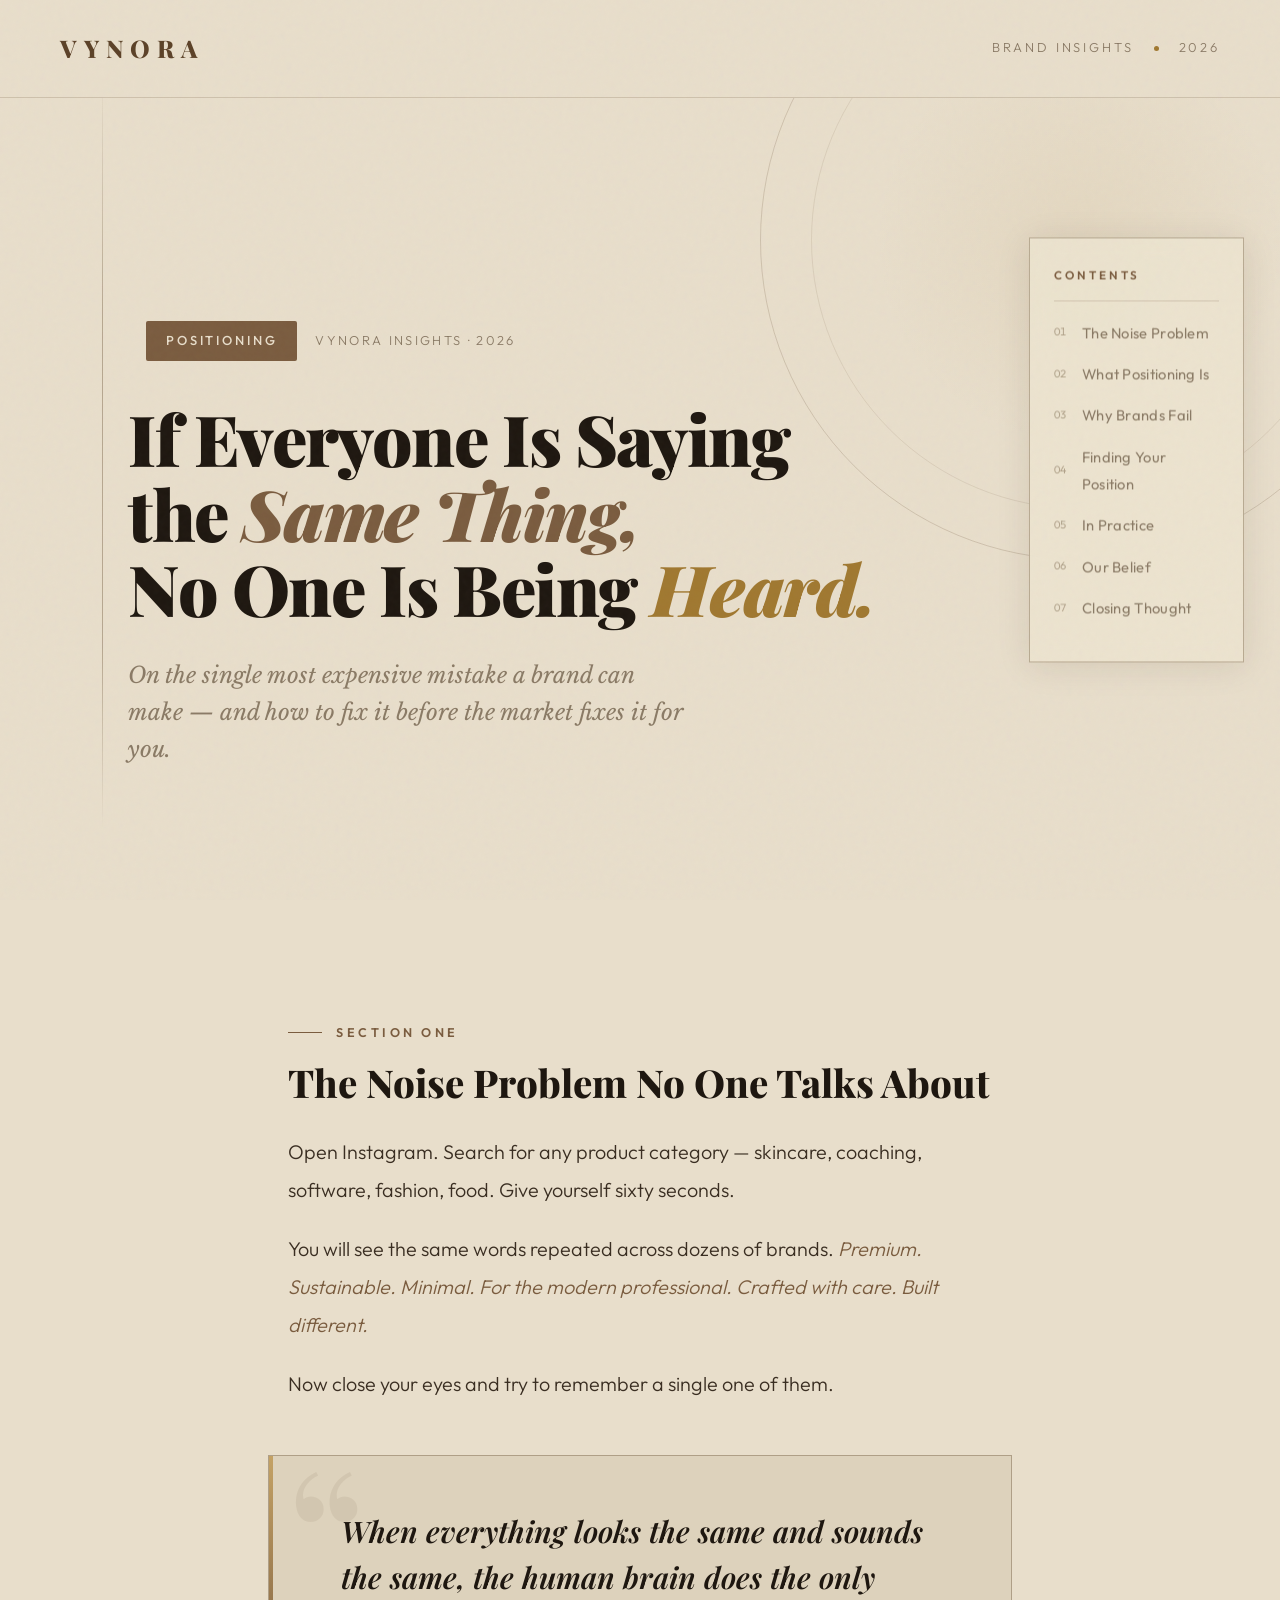
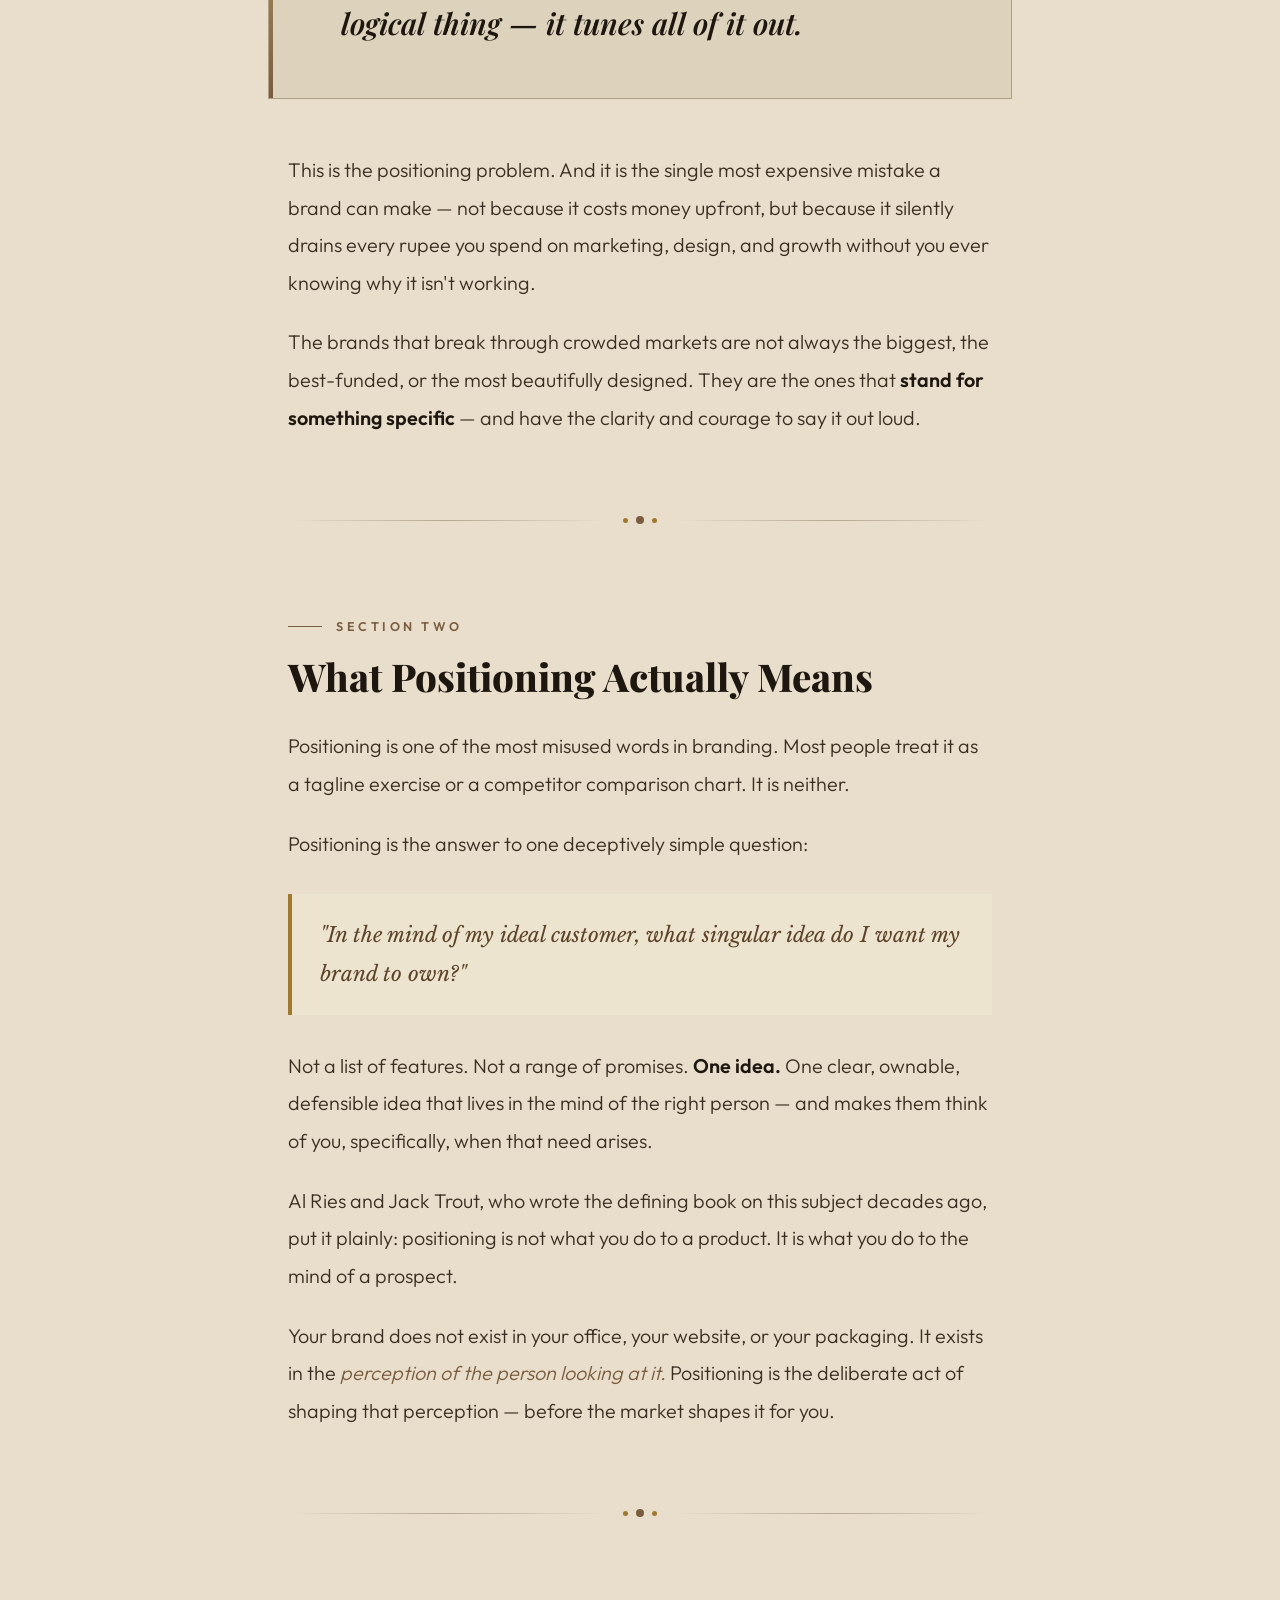
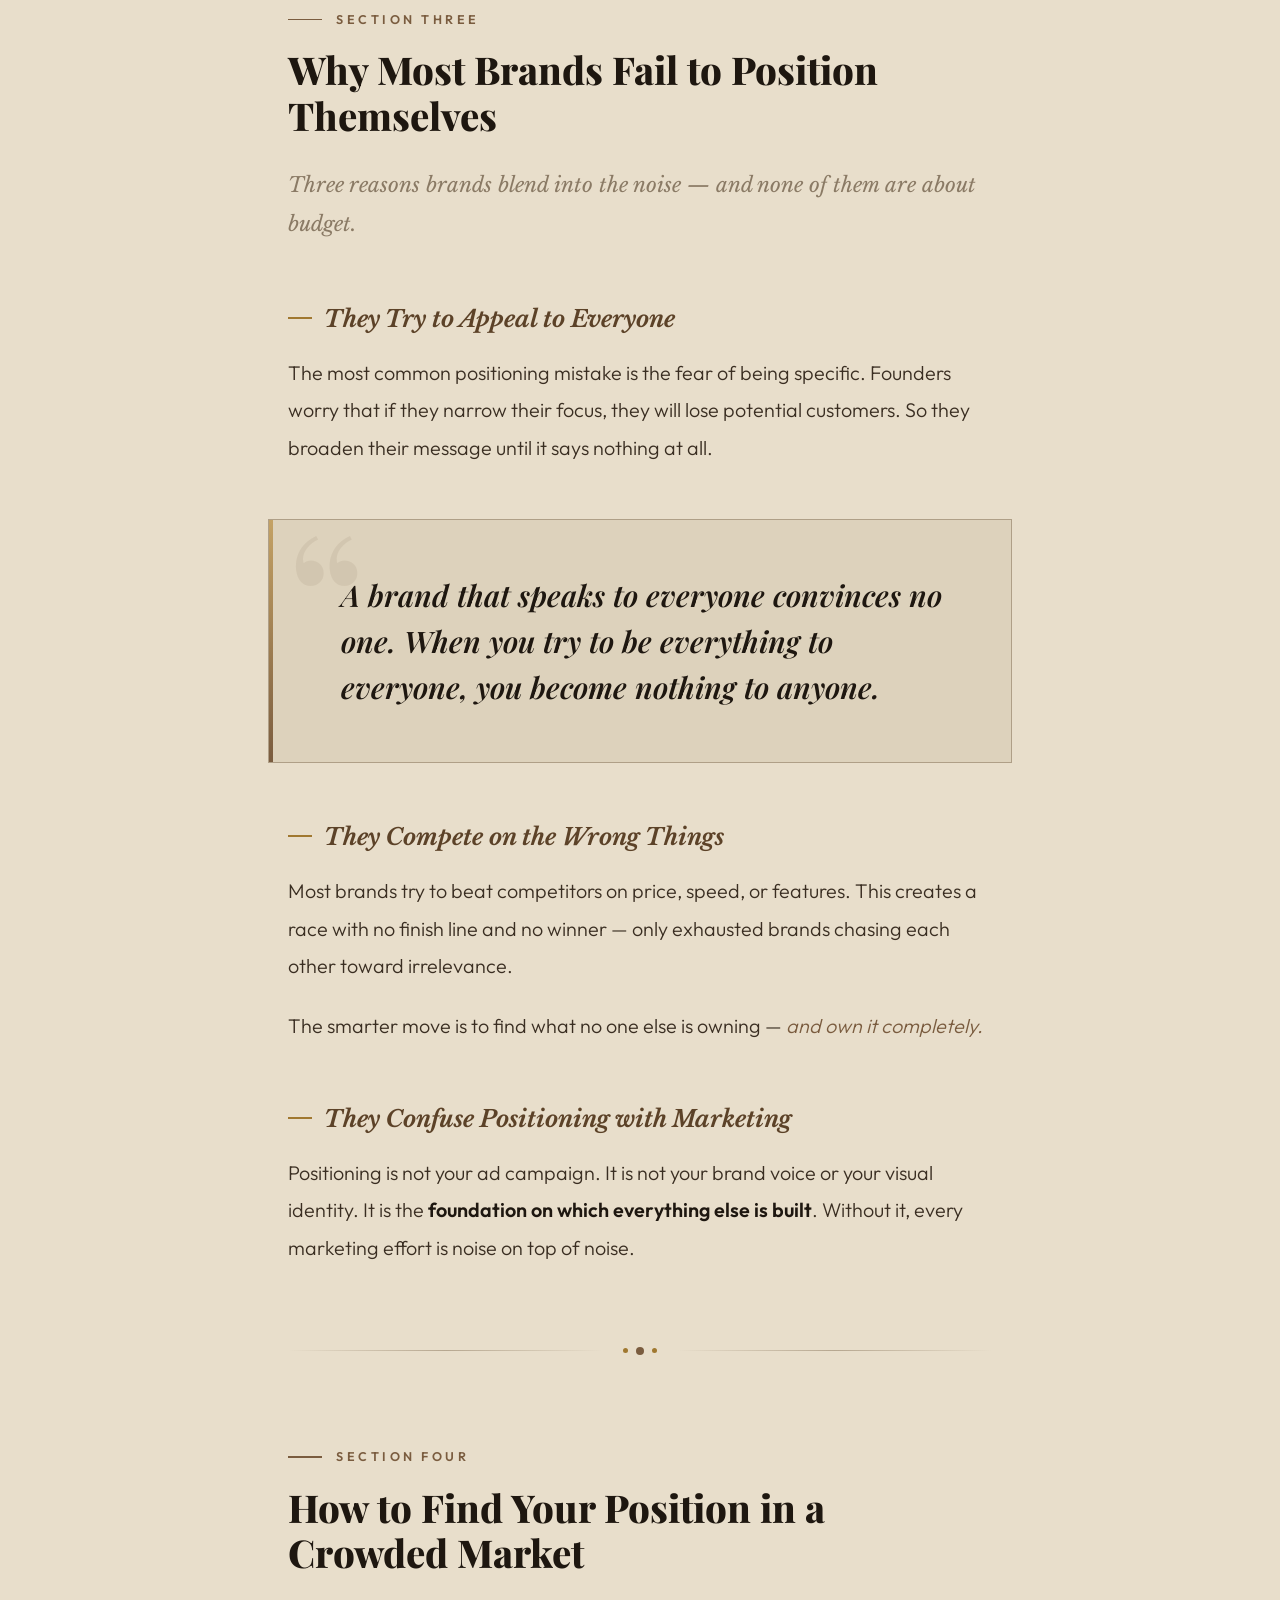
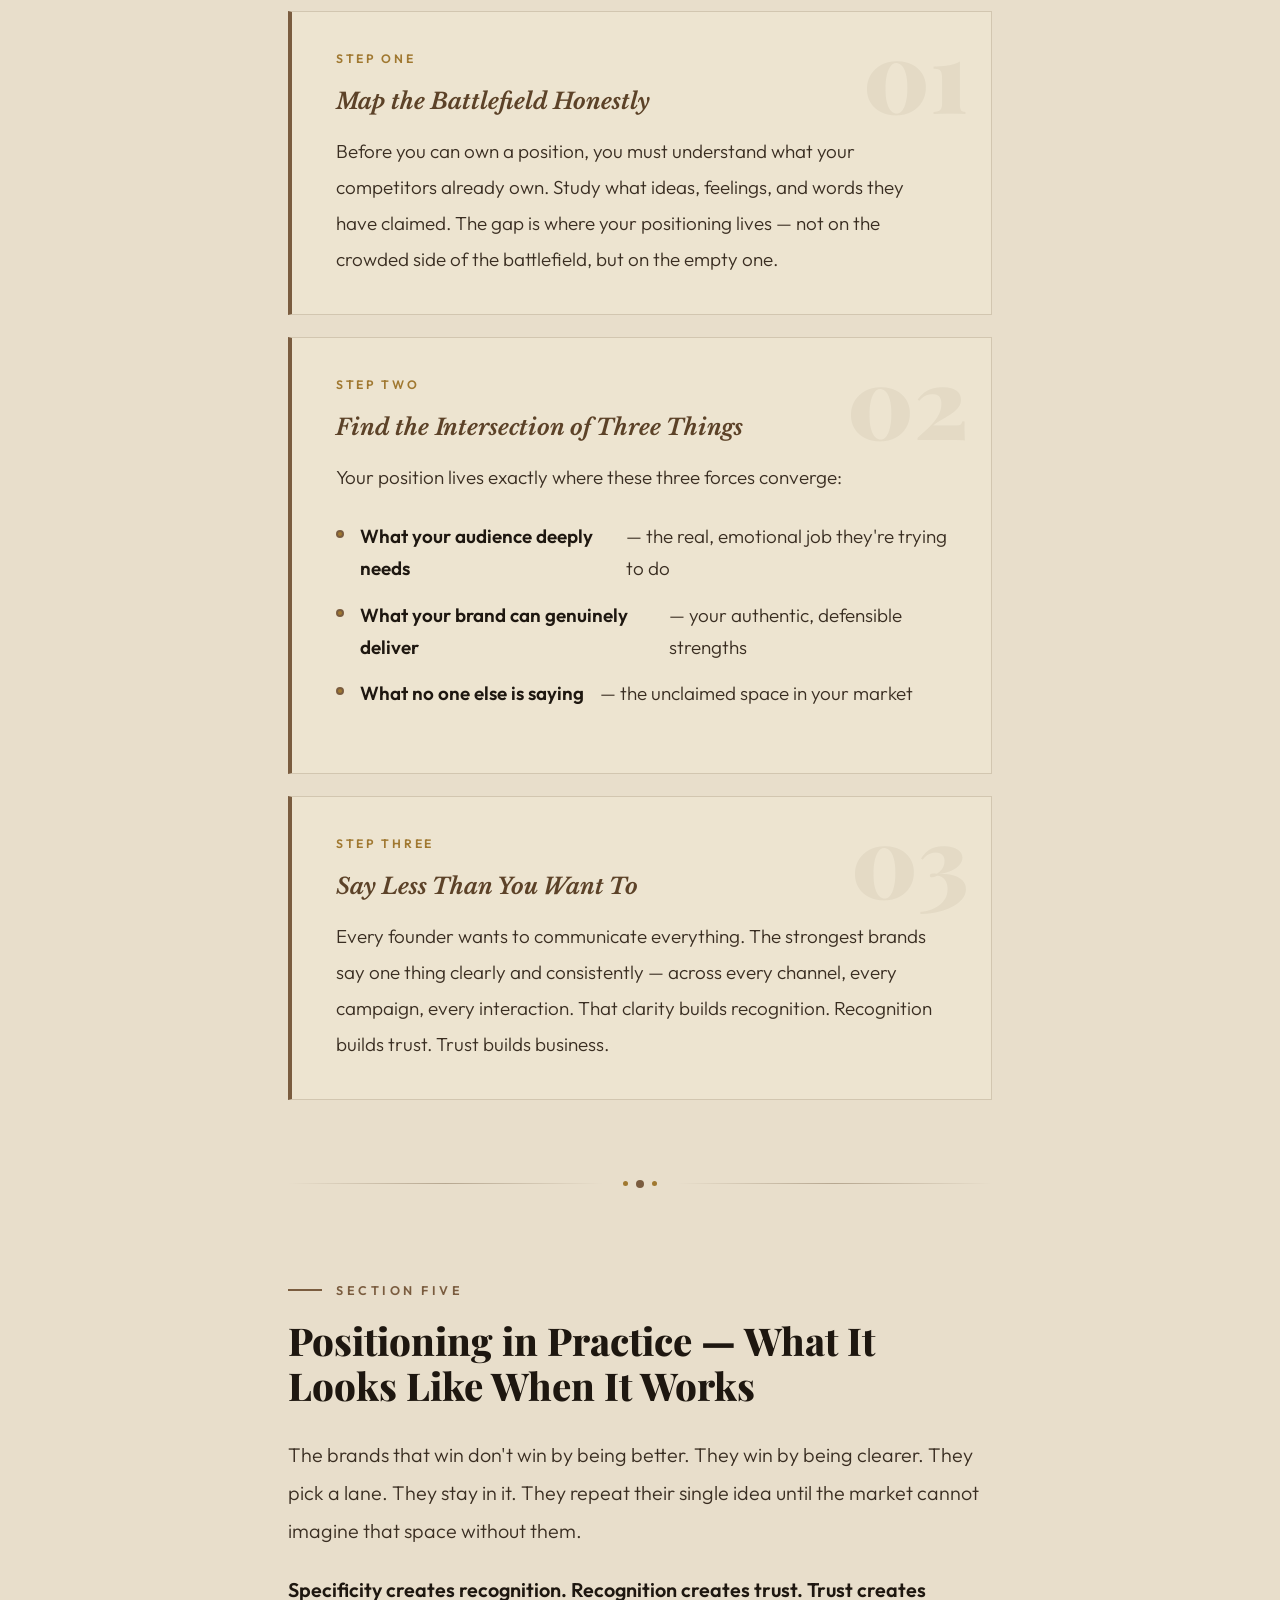
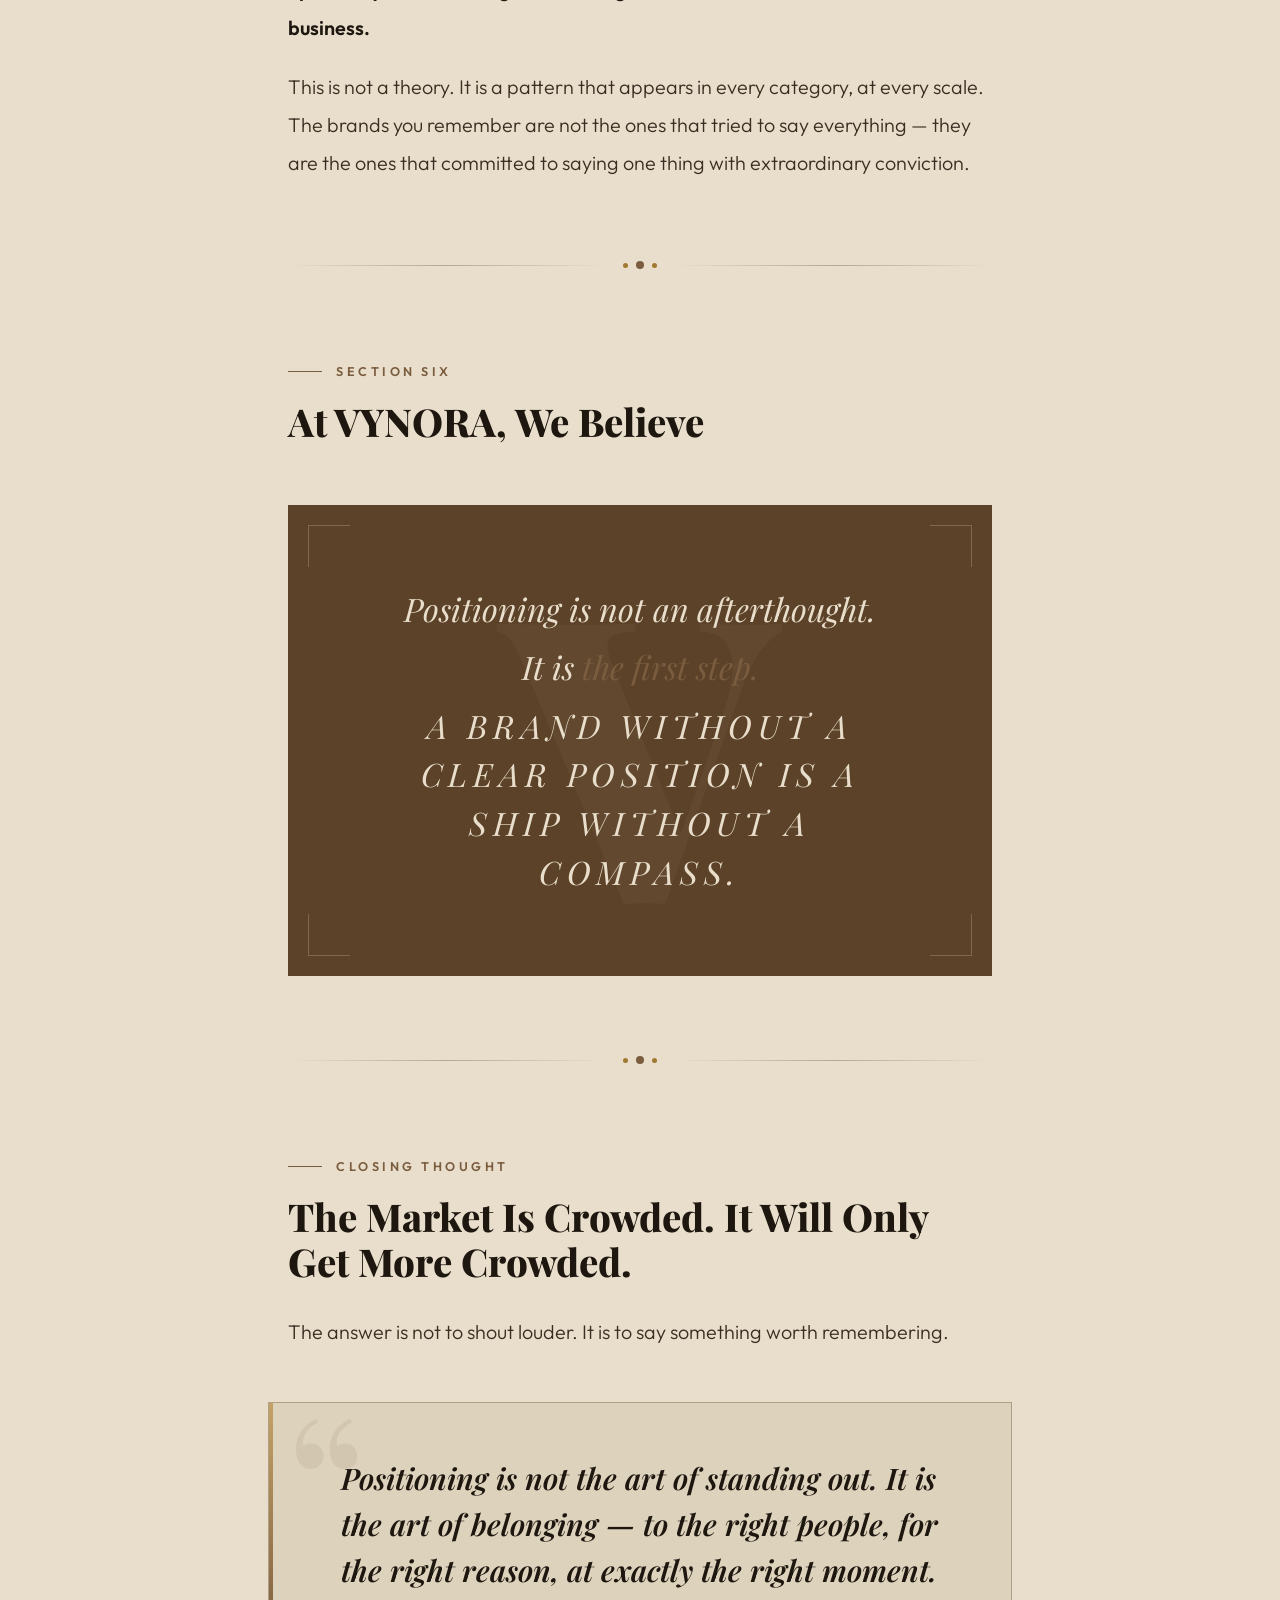
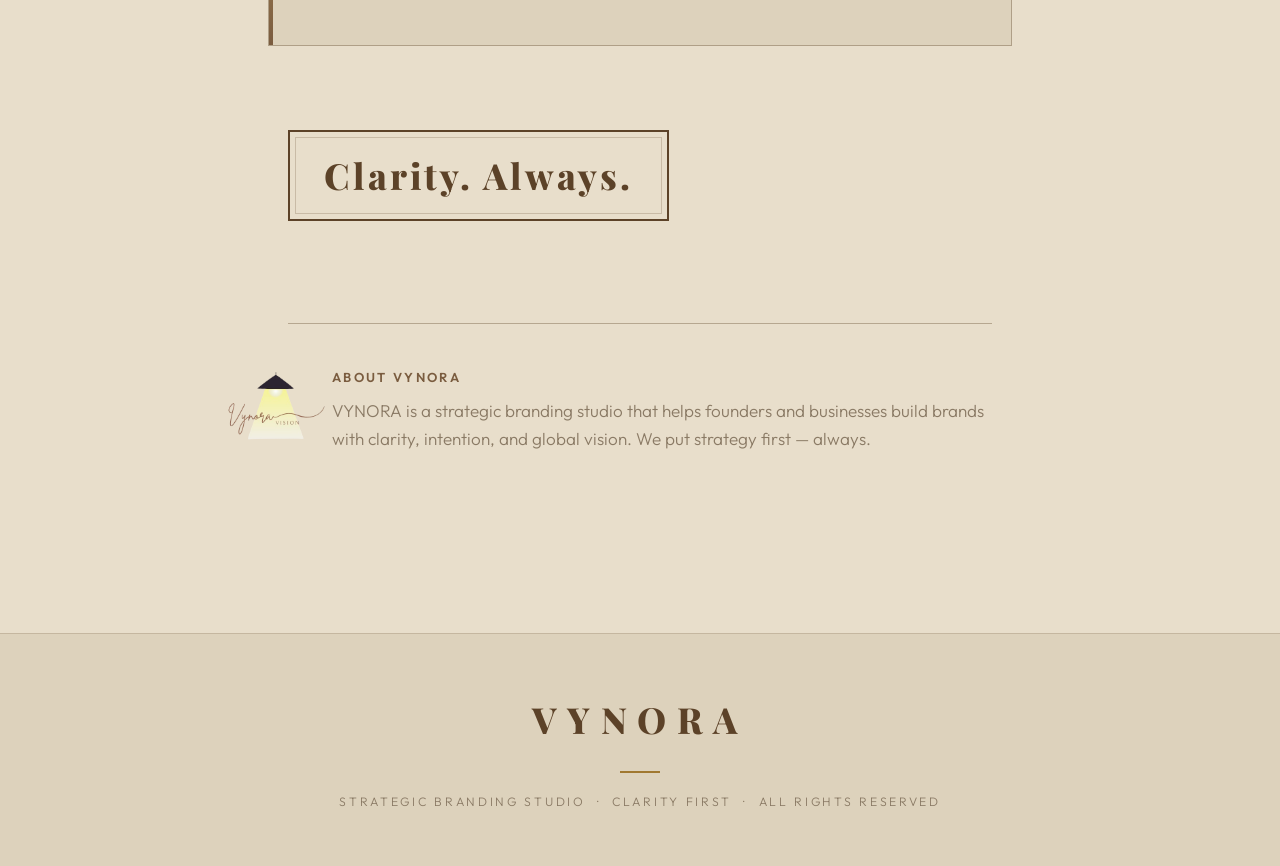
<file: insights/why-brand-positioning-matters.html>
<!doctype html>
<html lang="en">
  <head>
    <meta charset="UTF-8" />
    <meta name="viewport" content="width=device-width, initial-scale=1.0" />
    <title>VYNORA Insights — If Everyone Is Saying the Same Thing</title>
    <link
      rel="icon"
      type="image/png"
      href="../favicon/favicon-96x96.png"
      sizes="96x96"
    />
    <link rel="icon" type="image/svg+xml" href="../favicon.svg" />
    <link rel="shortcut icon" href="../favicon.ico" />
    <link
      rel="apple-touch-icon"
      sizes="180x180"
      href="../apple-touch-icon.png"
    />
    <meta name="apple-mobile-web-app-title" content="vynora" />
    <link rel="manifest" href="../site.webmanifest" />
    <link
      href="https://fonts.googleapis.com/css2?family=Playfair+Display:ital,wght@0,400;0,600;0,800;0,900;1,400;1,700&family=Libre+Baskerville:ital,wght@0,400;0,700;1,400&family=Outfit:wght@300;400;500;600&display=swap"
      rel="stylesheet"
    />

    <style>
      :root {
        --bg: #e8decb;
        --bg-dark: #ddd2bc;
        --bg-card: #ede4d0;
        --ink: #1e1710;
        --ink2: #3a2e22;
        --brown: #7a5c3f;
        --brown-deep: #5c4228;
        --gold: #a07830;
        --gold-lt: #c4a265;
        --muted: #8a7a65;
        --border: rgba(90, 65, 35, 0.18);
        --border-strong: rgba(90, 65, 35, 0.35);
        --serif: "Playfair Display", Georgia, serif;
        --bask: "Libre Baskerville", Georgia, serif;
        --sans: "Outfit", sans-serif;
        --shadow: 0 4px 32px rgba(50, 30, 10, 0.1);
      }

      *,
      *::before,
      *::after {
        margin: 0;
        padding: 0;
        box-sizing: border-box;
      }
      html {
        scroll-behavior: smooth;
        font-size: 18px;
      }

      body {
        font-family: var(--sans);
        background: var(--bg);
        color: var(--ink);
        line-height: 1.85;
        font-weight: 300;
        overflow-x: hidden;
      }

      /* GRAIN */
      body::before {
        content: "";
        position: fixed;
        inset: 0;
        background-image: url("data:image/svg+xml,%3Csvg viewBox='0 0 200 200' xmlns='http://www.w3.org/2000/svg'%3E%3Cfilter id='n'%3E%3CfeTurbulence type='fractalNoise' baseFrequency='0.75' numOctaves='4' stitchTiles='stitch'/%3E%3C/filter%3E%3Crect width='100%25' height='100%25' filter='url(%23n)' opacity='1'/%3E%3C/svg%3E");
        opacity: 0.03;
        pointer-events: none;
        z-index: 9999;
      }

      /* PROGRESS */
      #progress {
        position: fixed;
        top: 0;
        left: 0;
        height: 3px;
        background: linear-gradient(
          90deg,
          var(--brown-deep),
          var(--gold),
          var(--gold-lt)
        );
        width: 0;
        z-index: 1001;
        box-shadow: 0 0 12px rgba(160, 120, 48, 0.45);
      }

      /* NAV */
      nav {
        position: fixed;
        top: 0;
        left: 0;
        right: 0;
        z-index: 100;
        padding: 26px 60px;
        display: flex;
        align-items: center;
        justify-content: space-between;
        background: rgba(232, 222, 203, 0.9);
        backdrop-filter: blur(16px);
        border-bottom: 1px solid var(--border);
        transition:
          padding 0.4s ease,
          box-shadow 0.4s;
      }
      nav.compact {
        padding: 16px 60px;
        box-shadow: 0 2px 24px rgba(50, 30, 10, 0.08);
      }
      .nav-logo {
        font-family: var(--serif);
        font-weight: 800;
        font-size: 1.35rem;
        letter-spacing: 0.28em;
        text-transform: uppercase;
        color: var(--brown-deep);
        text-decoration: none;
      }
      .nav-right {
        display: flex;
        align-items: center;
        gap: 20px;
      }
      .nav-tag {
        font-size: 0.72rem;
        letter-spacing: 0.22em;
        text-transform: uppercase;
        color: var(--muted);
      }
      .nav-dot {
        width: 5px;
        height: 5px;
        border-radius: 50%;
        background: var(--gold);
      }

      /* HERO */
      .hero {
        min-height: 100vh;
        display: flex;
        flex-direction: column;
        justify-content: flex-end;
        padding: 0 10vw 110px;
        position: relative;
        overflow: hidden;
      }
      .hero-circle {
        position: absolute;
        top: -80px;
        right: -120px;
        width: 640px;
        height: 640px;
        border-radius: 50%;
        border: 1px solid var(--border);
        pointer-events: none;
      }
      .hero-circle::before {
        content: "";
        position: absolute;
        inset: 50px;
        border-radius: 50%;
        border: 1px solid rgba(90, 65, 35, 0.1);
      }
      .hero-circle::after {
        content: "";
        position: absolute;
        inset: 110px;
        border-radius: 50%;
        background: radial-gradient(
          circle,
          rgba(160, 120, 48, 0.07) 0%,
          transparent 70%
        );
      }
      .hero-rail {
        position: absolute;
        left: 8vw;
        top: 0;
        bottom: 0;
        width: 1px;
        background: linear-gradient(
          to bottom,
          transparent 8%,
          var(--border-strong) 35%,
          var(--border-strong) 72%,
          transparent 92%
        );
      }
      .hero-meta {
        display: flex;
        align-items: center;
        gap: 18px;
        margin-bottom: 40px;
        opacity: 0;
        transform: translateY(22px);
        animation: rise 1s 0.2s ease forwards;
      }
      .hero-pill {
        font-size: 0.72rem;
        letter-spacing: 0.22em;
        text-transform: uppercase;
        color: var(--bg);
        background: var(--brown);
        padding: 8px 20px;
        border-radius: 2px;
        font-weight: 500;
      }
      .hero-date {
        font-size: 0.72rem;
        letter-spacing: 0.18em;
        text-transform: uppercase;
        color: var(--muted);
      }

      .hero h1 {
        font-family: var(--serif);
        font-size: clamp(2.8rem, 5.5vw, 5.4rem);
        font-weight: 900;
        line-height: 1.07;
        letter-spacing: -0.02em;
        color: var(--ink);
        max-width: 940px;
        opacity: 0;
        transform: translateY(32px);
        animation: rise 1.1s 0.4s ease forwards;
      }
      .hero h1 em {
        font-style: italic;
        color: var(--brown);
      }
      .hero h1 .gold-w {
        font-style: italic;
        color: var(--gold);
      }

      .hero-sub {
        margin-top: 30px;
        max-width: 560px;
        font-family: var(--bask);
        font-style: italic;
        font-size: 1.25rem;
        color: var(--muted);
        line-height: 1.65;
        opacity: 0;
        animation: rise 1s 0.7s ease forwards;
      }

      .scroll-line {
        width: 1px;
        height: 72px;
        background: linear-gradient(to bottom, var(--brown), transparent);
        animation: breathe 2.4s ease-in-out infinite;
      }

      /* SHARE */
      .share {
        position: fixed;
        left: 34px;
        top: 50%;
        transform: translateY(-50%);
        display: flex;
        flex-direction: column;
        align-items: center;
        z-index: 50;
      }
      .s-line {
        width: 1px;
        height: 64px;
        background: linear-gradient(
          to bottom,
          transparent,
          var(--border-strong)
        );
      }
      .s-line.bot {
        background: linear-gradient(
          to bottom,
          var(--border-strong),
          transparent
        );
      }
      .share-links {
        display: flex;
        flex-direction: column;
        gap: 20px;
        padding: 20px 0;
      }
      .share a {
        font-size: 0.65rem;
        letter-spacing: 0.22em;
        text-transform: uppercase;
        text-decoration: none;
        color: var(--muted);
        writing-mode: vertical-rl;
        font-weight: 500;
        transition:
          color 0.3s,
          transform 0.3s;
      }
      .share a:hover {
        color: var(--brown);
        transform: translateY(-4px);
      }

      /* TOC */
      .toc {
        position: fixed;
        right: 36px;
        top: 50%;
        transform: translateY(-50%);
        width: 215px;
        z-index: 50;
        background: rgba(237, 228, 208, 0.85);
        backdrop-filter: blur(10px);
        border: 1px solid var(--border-strong);
        padding: 26px 24px;
        box-shadow: var(--shadow);
      }
      .toc-title {
        font-size: 0.65rem;
        letter-spacing: 0.25em;
        text-transform: uppercase;
        color: var(--brown);
        font-weight: 600;
        margin-bottom: 18px;
        padding-bottom: 14px;
        border-bottom: 1px solid var(--border);
      }
      .toc ul {
        list-style: none;
      }
      .toc li {
        margin-bottom: 14px;
      }
      .toc a {
        font-size: 0.82rem;
        text-decoration: none;
        color: var(--muted);
        transition: 0.3s;
        display: flex;
        align-items: center;
        gap: 10px;
        font-weight: 400;
        letter-spacing: 0.02em;
      }
      .toc-num {
        font-size: 0.6rem;
        color: rgba(90, 65, 35, 0.4);
        width: 18px;
        font-variant-numeric: tabular-nums;
      }
      .toc a:hover {
        color: var(--brown);
        padding-left: 4px;
      }
      .toc a.active {
        color: var(--brown-deep);
        font-weight: 600;
      }
      .toc a.active .toc-num {
        color: var(--gold);
      }

      /* CONTAINER */
      .container {
        max-width: 760px;
        margin: 0 auto;
        padding: 110px 28px 180px;
      }

      /* EYEBROW */
      .eyebrow {
        display: inline-flex;
        align-items: center;
        gap: 14px;
        font-size: 0.7rem;
        letter-spacing: 0.28em;
        text-transform: uppercase;
        color: var(--brown);
        font-weight: 600;
        margin-bottom: 16px;
      }
      .eyebrow::before {
        content: "";
        width: 34px;
        height: 1.5px;
        background: var(--brown);
      }

      /* HEADINGS */
      h2 {
        font-family: var(--serif);
        font-size: clamp(1.9rem, 3vw, 2.8rem);
        font-weight: 800;
        line-height: 1.18;
        color: var(--ink);
        margin-bottom: 28px;
      }
      h3 {
        font-family: var(--bask);
        font-size: 1.3rem;
        font-style: italic;
        font-weight: 700;
        color: var(--brown-deep);
        margin: 52px 0 14px;
        display: flex;
        align-items: center;
        gap: 12px;
      }
      h3::before {
        content: "";
        width: 24px;
        height: 2px;
        background: var(--gold);
        flex-shrink: 0;
      }

      /* BODY */
      p {
        font-size: 1.1rem;
        line-height: 1.9;
        color: var(--ink2);
        margin-bottom: 22px;
        font-weight: 300;
      }
      p strong {
        font-weight: 600;
        color: var(--ink);
      }
      p em {
        font-style: italic;
        color: var(--brown);
      }

      /* HIGHLIGHT ROW */
      .highlight-row {
        background: var(--bg-card);
        border-left: 4px solid var(--gold);
        padding: 22px 28px;
        margin: 32px 0;
        font-family: var(--bask);
        font-style: italic;
        font-size: 1.15rem;
        color: var(--brown-deep);
      }

      /* DIVIDER */
      .divider {
        display: flex;
        align-items: center;
        margin: 80px 0;
      }
      .divider-line {
        flex: 1;
        height: 1px;
        background: linear-gradient(
          to right,
          transparent,
          var(--border-strong),
          transparent
        );
      }
      .divider-orn {
        padding: 0 20px;
        display: flex;
        align-items: center;
        gap: 8px;
      }
      .divider-orn span {
        width: 5px;
        height: 5px;
        border-radius: 50%;
        background: var(--gold);
      }
      .divider-orn span:nth-child(2) {
        width: 8px;
        height: 8px;
        background: var(--brown);
      }

      /* QUOTE */
      .quote {
        position: relative;
        margin: 52px -20px;
        padding: 52px 56px 52px 72px;
        background: var(--bg-dark);
        border: 1px solid var(--border-strong);
        overflow: hidden;
      }
      .quote::before {
        content: "\201C";
        position: absolute;
        top: -22px;
        left: 16px;
        font-family: var(--serif);
        font-size: 11rem;
        color: rgba(90, 65, 35, 0.08);
        line-height: 1;
        pointer-events: none;
      }
      .quote::after {
        content: "";
        position: absolute;
        left: 0;
        top: 0;
        bottom: 0;
        width: 4px;
        background: linear-gradient(to bottom, var(--gold-lt), var(--brown));
      }
      .quote p {
        font-family: var(--serif);
        font-style: italic;
        font-size: 1.65rem;
        line-height: 1.55;
        color: var(--ink);
        font-weight: 600;
        margin: 0;
      }

      /* STEPS */
      .steps {
        display: flex;
        flex-direction: column;
        gap: 22px;
        margin-top: 36px;
      }
      .step-card {
        background: var(--bg-card);
        border: 1px solid var(--border);
        border-left: 4px solid var(--brown);
        padding: 36px 44px;
        position: relative;
        overflow: hidden;
        transition:
          border-color 0.35s,
          box-shadow 0.35s,
          transform 0.35s;
        cursor: default;
      }
      .step-card:hover {
        border-left-color: var(--gold);
        box-shadow: var(--shadow);
        transform: translateX(6px);
      }
      .step-num {
        position: absolute;
        right: 22px;
        top: 12px;
        font-family: var(--serif);
        font-size: 5.5rem;
        font-weight: 900;
        color: rgba(90, 65, 35, 0.06);
        line-height: 1;
        pointer-events: none;
        user-select: none;
      }
      .step-label {
        font-size: 0.68rem;
        letter-spacing: 0.22em;
        text-transform: uppercase;
        color: var(--gold);
        font-weight: 600;
        margin-bottom: 10px;
      }
      .step-card h3 {
        margin: 0 0 12px;
        font-size: 1.25rem;
      }
      .step-card h3::before {
        display: none;
      }
      .step-card p {
        margin: 0;
        font-size: 1.05rem;
      }

      /* INTERSECTION LIST */
      .intersect-list {
        list-style: none;
        margin: 24px 0 28px;
        padding: 0;
        display: flex;
        flex-direction: column;
        gap: 14px;
      }
      .intersect-list li {
        display: flex;
        align-items: flex-start;
        gap: 16px;
        font-size: 1.05rem;
        color: var(--ink2);
        line-height: 1.7;
      }
      .intersect-list li::before {
        content: "";
        flex-shrink: 0;
        margin-top: 10px;
        width: 8px;
        height: 8px;
        border-radius: 50%;
        background: var(--gold);
        border: 2px solid var(--brown);
      }
      .intersect-list li strong {
        color: var(--ink);
        font-weight: 600;
      }

      /* BELIEF BLOCK */
      .belief-block {
        background: var(--brown-deep);
        padding: 80px 70px;
        text-align: center;
        position: relative;
        overflow: hidden;
        margin: 60px 0;
      }
      .belief-block::before {
        content: "V";
        position: absolute;
        font-family: var(--serif);
        font-size: 22rem;
        font-weight: 900;
        color: rgba(255, 255, 255, 0.03);
        top: 50%;
        left: 50%;
        transform: translate(-50%, -50%);
        pointer-events: none;
        line-height: 1;
      }
      .corner {
        position: absolute;
        width: 42px;
        height: 42px;
        border-color: rgba(255, 255, 255, 0.2);
        border-style: solid;
      }
      .tl {
        top: 20px;
        left: 20px;
        border-width: 1.5px 0 0 1.5px;
      }
      .tr {
        top: 20px;
        right: 20px;
        border-width: 1.5px 1.5px 0 0;
      }
      .bl {
        bottom: 20px;
        left: 20px;
        border-width: 0 0 1.5px 1.5px;
      }
      .br {
        bottom: 20px;
        right: 20px;
        border-width: 0 1.5px 1.5px 0;
      }
      .belief-block p {
        position: relative;
        font-family: var(--serif);
        font-style: italic;
        font-size: 1.8rem;
        line-height: 1.5;
        color: var(--bg);
        font-weight: 400;
        max-width: 520px;
        margin: 0 auto 10px;
      }
      .belief-block p:last-of-type {
        margin-bottom: 0;
      }
      .belief-sub {
        position: relative;
        margin-top: 32px;
        font-size: 0.78rem;
        font-family: var(--sans);
        font-style: normal;
        font-weight: 400;
        letter-spacing: 0.18em;
        text-transform: uppercase;
        color: rgba(232, 222, 203, 0.5);
      }

      /* STAMP */
      .strategy-stamp {
        display: inline-block;
        font-family: var(--serif);
        font-size: 2rem;
        font-weight: 800;
        color: var(--brown-deep);
        border: 2.5px solid var(--brown-deep);
        padding: 10px 34px;
        letter-spacing: 0.08em;
        margin: 32px 0;
        position: relative;
      }
      .strategy-stamp::before {
        content: "";
        position: absolute;
        inset: 5px;
        border: 1px solid rgba(90, 65, 35, 0.22);
      }

      /* BYLINE */
      .byline {
        margin-top: 70px;
        padding-top: 42px;
        border-top: 1px solid var(--border-strong);
        display: flex;
        align-items: flex-start;
        gap: 24px;
      }
      .byline-badge {
        flex-shrink: 0;
        width: 20px;
        height: 20px;

        display: flex;
        align-items: center;
        justify-content: center;
      }
      .byline-badge img {
        object-fit: cover;
        height: 250px;
        width: 250px;
        padding-right: 50px;
        padding-top: 80px;
      }
      .byline-text p {
        font-size: 0.95rem;
        color: var(--muted);
        margin: 0;
        line-height: 1.65;
      }
      .byline-text strong {
        display: block;
        font-size: 0.72rem;
        letter-spacing: 0.18em;
        text-transform: uppercase;
        color: var(--brown);
        font-weight: 600;
        margin-bottom: 7px;
      }

      /* FOOTER */
      footer {
        text-align: center;
        padding: 52px 24px;
        border-top: 1px solid var(--border);
        background: var(--bg-dark);
      }
      .footer-logo {
        font-family: var(--serif);
        font-size: 2rem;
        font-weight: 800;
        letter-spacing: 0.3em;
        color: var(--brown-deep);
        text-transform: uppercase;
      }
      .footer-rule {
        width: 40px;
        height: 2.5px;
        background: var(--gold);
        margin: 18px auto;
      }
      .footer-tag {
        font-size: 0.68rem;
        letter-spacing: 0.22em;
        text-transform: uppercase;
        color: var(--muted);
      }

      /* ANIMATIONS */
      @keyframes rise {
        to {
          opacity: 1;
          transform: translateY(0);
        }
      }
      @keyframes breathe {
        0%,
        100% {
          opacity: 1;
        }
        50% {
          opacity: 0.22;
        }
      }

      .fade {
        opacity: 0;
        transform: translateY(32px);
        transition:
          opacity 0.85s ease,
          transform 0.85s ease;
      }
      .fade.show {
        opacity: 1;
        transform: translateY(0);
      }
      .d1 {
        transition-delay: 0.1s;
      }
      .d2 {
        transition-delay: 0.2s;
      }
      .d3 {
        transition-delay: 0.3s;
      }

      /* RESPONSIVE */
      @media (max-width: 1200px) {
        .toc {
          display: none;
        }
      }
      @media (max-width: 960px) {
        .share {
          display: none;
        }
        nav {
          padding: 20px 28px;
        }
        nav.compact {
          padding: 14px 28px;
        }
      }
      @media (max-width: 760px) {
        .hero {
          padding: 0 6vw 80px;
        }
        .quote {
          margin: 40px 0;
          padding: 36px 28px 36px 40px;
        }
        .belief-block {
          padding: 52px 32px;
        }
        .step-card {
          padding: 28px;
        }
        .byline-badge img {
          padding-left: 50px;
          margin-top: 50px;
          height: 180px;
          width: 180px;
        }
      }
      @media (max-width: 768px) {
        .hero-meta {
          flex-direction: column;
          align-items: flex-start;
          gap: 12px;
          margin-bottom: 28px;
        }

        .hero-pill {
          display: inline-block;
          font-size: 0.62rem;
          letter-spacing: 0.16em;
          padding: 7px 14px;
          line-height: 1.2;
          white-space: nowrap;
        }

        .hero-date {
          font-size: 0.62rem;
          letter-spacing: 0.14em;
        }
      }
    </style>
  </head>
  <body>
    <div id="progress"></div>

    <!-- NAV -->
    <nav id="nav">
      <a class="nav-logo" href="../index.html">Vynora</a>
      <div class="nav-right">
        <span class="nav-tag">Brand Insights</span>
        <div class="nav-dot"></div>
        <span class="nav-tag">2026</span>
      </div>
    </nav>

    <!-- TOC -->
    <div class="toc">
      <div class="toc-title">Contents</div>
      <ul>
        <li>
          <a href="#noise"><span class="toc-num">01</span>The Noise Problem</a>
        </li>
        <li>
          <a href="#meaning"
            ><span class="toc-num">02</span>What Positioning Is</a
          >
        </li>
        <li>
          <a href="#why"><span class="toc-num">03</span>Why Brands Fail</a>
        </li>
        <li>
          <a href="#how"
            ><span class="toc-num">04</span>Finding Your Position</a
          >
        </li>
        <li>
          <a href="#practice"><span class="toc-num">05</span>In Practice</a>
        </li>
        <li>
          <a href="#belief"><span class="toc-num">06</span>Our Belief</a>
        </li>
        <li>
          <a href="#closing"><span class="toc-num">07</span>Closing Thought</a>
        </li>
      </ul>
    </div>

    <!-- HERO -->
    <section class="hero">
      <div class="hero-circle"></div>
      <div class="hero-rail"></div>

      <div class="hero-meta">
        <br />
        <span class="hero-pill">Positioning</span>
        <span class="hero-date">VYNORA Insights · 2026</span>
      </div>

      <h1>
        If Everyone Is Saying<br />
        the <em>Same Thing,</em><br />
        No One Is Being <span class="gold-w">Heard.</span>
      </h1>

      <p class="hero-sub">
        On the single most expensive mistake a brand can make — and how to fix
        it before the market fixes it for you.
      </p>
    </section>

    <!-- MAIN CONTENT -->
    <main class="container">
      <!-- 01 NOISE -->
      <div class="eyebrow fade" id="noise">Section One</div>
      <h2 class="fade">The Noise Problem No One Talks About</h2>

      <p class="fade">
        Open Instagram. Search for any product category — skincare, coaching,
        software, fashion, food. Give yourself sixty seconds.
      </p>
      <p class="fade">
        You will see the same words repeated across dozens of brands.
        <em
          >Premium. Sustainable. Minimal. For the modern professional. Crafted
          with care. Built different.</em
        >
      </p>
      <p class="fade">
        Now close your eyes and try to remember a single one of them.
      </p>

      <div class="quote fade">
        <p>
          When everything looks the same and sounds the same, the human brain
          does the only logical thing — it tunes all of it out.
        </p>
      </div>

      <p class="fade">
        This is the positioning problem. And it is the single most expensive
        mistake a brand can make — not because it costs money upfront, but
        because it silently drains every rupee you spend on marketing, design,
        and growth without you ever knowing why it isn't working.
      </p>
      <p class="fade">
        The brands that break through crowded markets are not always the
        biggest, the best-funded, or the most beautifully designed. They are the
        ones that <strong>stand for something specific</strong> — and have the
        clarity and courage to say it out loud.
      </p>

      <div class="divider">
        <div class="divider-line"></div>
        <div class="divider-orn"><span></span><span></span><span></span></div>
        <div class="divider-line"></div>
      </div>

      <!-- 02 MEANING -->
      <div class="eyebrow fade" id="meaning">Section Two</div>
      <h2 class="fade">What Positioning Actually Means</h2>

      <p class="fade">
        Positioning is one of the most misused words in branding. Most people
        treat it as a tagline exercise or a competitor comparison chart. It is
        neither.
      </p>
      <p class="fade">
        Positioning is the answer to one deceptively simple question:
      </p>

      <div class="highlight-row fade">
        "In the mind of my ideal customer, what singular idea do I want my brand
        to own?"
      </div>

      <p class="fade">
        Not a list of features. Not a range of promises.
        <strong>One idea.</strong> One clear, ownable, defensible idea that
        lives in the mind of the right person — and makes them think of you,
        specifically, when that need arises.
      </p>
      <p class="fade">
        Al Ries and Jack Trout, who wrote the defining book on this subject
        decades ago, put it plainly: positioning is not what you do to a
        product. It is what you do to the mind of a prospect.
      </p>
      <p class="fade">
        Your brand does not exist in your office, your website, or your
        packaging. It exists in the
        <em>perception of the person looking at it.</em> Positioning is the
        deliberate act of shaping that perception — before the market shapes it
        for you.
      </p>

      <div class="divider">
        <div class="divider-line"></div>
        <div class="divider-orn"><span></span><span></span><span></span></div>
        <div class="divider-line"></div>
      </div>

      <!-- 03 WHY -->
      <div class="eyebrow fade" id="why">Section Three</div>
      <h2 class="fade">Why Most Brands Fail to Position Themselves</h2>
      <p
        class="fade"
        style="
          font-family: var(--bask);
          font-style: italic;
          color: var(--muted);
          font-size: 1.15rem;
        "
      >
        Three reasons brands blend into the noise — and none of them are about
        budget.
      </p>

      <h3 class="fade">They Try to Appeal to Everyone</h3>
      <p class="fade">
        The most common positioning mistake is the fear of being specific.
        Founders worry that if they narrow their focus, they will lose potential
        customers. So they broaden their message until it says nothing at all.
      </p>

      <div class="quote fade">
        <p>
          A brand that speaks to everyone convinces no one. When you try to be
          everything to everyone, you become nothing to anyone.
        </p>
      </div>

      <h3 class="fade">They Compete on the Wrong Things</h3>
      <p class="fade">
        Most brands try to beat competitors on price, speed, or features. This
        creates a race with no finish line and no winner — only exhausted brands
        chasing each other toward irrelevance.
      </p>
      <p class="fade">
        The smarter move is to find what no one else is owning —
        <em>and own it completely.</em>
      </p>

      <h3 class="fade">They Confuse Positioning with Marketing</h3>
      <p class="fade">
        Positioning is not your ad campaign. It is not your brand voice or your
        visual identity. It is the
        <strong>foundation on which everything else is built</strong>. Without
        it, every marketing effort is noise on top of noise.
      </p>

      <div class="divider">
        <div class="divider-line"></div>
        <div class="divider-orn"><span></span><span></span><span></span></div>
        <div class="divider-line"></div>
      </div>

      <!-- 04 HOW -->
      <div class="eyebrow fade" id="how">Section Four</div>
      <h2 class="fade">How to Find Your Position in a Crowded Market</h2>

      <div class="steps">
        <div class="step-card fade d1">
          <div class="step-num">01</div>
          <div class="step-label">Step One</div>
          <h3>Map the Battlefield Honestly</h3>
          <p>
            Before you can own a position, you must understand what your
            competitors already own. Study what ideas, feelings, and words they
            have claimed. The gap is where your positioning lives — not on the
            crowded side of the battlefield, but on the empty one.
          </p>
        </div>

        <div class="step-card fade d2">
          <div class="step-num">02</div>
          <div class="step-label">Step Two</div>
          <h3>Find the Intersection of Three Things</h3>
          <p>Your position lives exactly where these three forces converge:</p>
          <ul class="intersect-list">
            <li>
              <strong>What your audience deeply needs</strong> — the real,
              emotional job they're trying to do
            </li>
            <li>
              <strong>What your brand can genuinely deliver</strong> — your
              authentic, defensible strengths
            </li>
            <li>
              <strong>What no one else is saying</strong> — the unclaimed space
              in your market
            </li>
          </ul>
        </div>

        <div class="step-card fade d3">
          <div class="step-num">03</div>
          <div class="step-label">Step Three</div>
          <h3>Say Less Than You Want To</h3>
          <p>
            Every founder wants to communicate everything. The strongest brands
            say one thing clearly and consistently — across every channel, every
            campaign, every interaction. That clarity builds recognition.
            Recognition builds trust. Trust builds business.
          </p>
        </div>
      </div>

      <div class="divider">
        <div class="divider-line"></div>
        <div class="divider-orn"><span></span><span></span><span></span></div>
        <div class="divider-line"></div>
      </div>

      <!-- 05 PRACTICE -->
      <div class="eyebrow fade" id="practice">Section Five</div>
      <h2 class="fade">
        Positioning in Practice — What It Looks Like When It Works
      </h2>

      <p class="fade">
        The brands that win don't win by being better. They win by being
        clearer. They pick a lane. They stay in it. They repeat their single
        idea until the market cannot imagine that space without them.
      </p>
      <p class="fade">
        <strong
          >Specificity creates recognition. Recognition creates trust. Trust
          creates business.</strong
        >
      </p>
      <p class="fade">
        This is not a theory. It is a pattern that appears in every category, at
        every scale. The brands you remember are not the ones that tried to say
        everything — they are the ones that committed to saying one thing with
        extraordinary conviction.
      </p>

      <div class="divider">
        <div class="divider-line"></div>
        <div class="divider-orn"><span></span><span></span><span></span></div>
        <div class="divider-line"></div>
      </div>

      <!-- 06 BELIEF -->
      <div class="eyebrow fade" id="belief">Section Six</div>
      <h2 class="fade">At VYNORA, We Believe</h2>

      <div class="belief-block fade">
        <div class="corner tl"></div>
        <div class="corner tr"></div>
        <div class="corner bl"></div>
        <div class="corner br"></div>
        <p>Positioning is not an afterthought.</p>
        <p>It is <em>the first step.</em></p>
        <p class="belief-sub">
          A brand without a clear position is a ship without a compass.
        </p>
      </div>

      <div class="divider">
        <div class="divider-line"></div>
        <div class="divider-orn"><span></span><span></span><span></span></div>
        <div class="divider-line"></div>
      </div>

      <!-- 07 CLOSING -->
      <div class="eyebrow fade" id="closing">Closing Thought</div>
      <h2 class="fade">
        The Market Is Crowded. It Will Only Get More Crowded.
      </h2>

      <p class="fade">
        The answer is not to shout louder. It is to say something worth
        remembering.
      </p>

      <div class="quote fade">
        <p>
          Positioning is not the art of standing out. It is the art of belonging
          — to the right people, for the right reason, at exactly the right
          moment.
        </p>
      </div>

      <div class="strategy-stamp fade">Clarity. Always.</div>

      <!-- BYLINE -->
      <div class="byline fade">
        <div class="byline-badge">
          <img src="../img/vynoraLogo.png" alt="vynora" />
        </div>
        <div class="byline-text">
          <strong>About VYNORA</strong>
          <p>
            VYNORA is a strategic branding studio that helps founders and
            businesses build brands with clarity, intention, and global vision.
            We put strategy first — always.
          </p>
        </div>
      </div>
    </main>

    <!-- FOOTER -->
    <footer>
      <div class="footer-logo">Vynora</div>
      <div class="footer-rule"></div>
      <div class="footer-tag">
        Strategic Branding Studio &nbsp;·&nbsp; Clarity First &nbsp;·&nbsp; All
        Rights Reserved
      </div>
    </footer>

    <script>
      // PROGRESS
      window.addEventListener("scroll", () => {
        const s = document.documentElement.scrollTop;
        const h =
          document.documentElement.scrollHeight -
          document.documentElement.clientHeight;
        document.getElementById("progress").style.width = (s / h) * 100 + "%";
      });

      // COMPACT NAV
      const nav = document.getElementById("nav");
      window.addEventListener("scroll", () => {
        nav.classList.toggle("compact", window.scrollY > 80);
      });

      // FADE IN
      const faders = document.querySelectorAll(".fade");
      const obs = new IntersectionObserver(
        (entries) => {
          entries.forEach((e) => {
            if (e.isIntersecting) e.target.classList.add("show");
          });
        },
        { threshold: 0.1, rootMargin: "0px 0px -50px 0px" },
      );
      faders.forEach((el) => obs.observe(el));

      // ACTIVE TOC
      const sections = [
        "noise",
        "meaning",
        "why",
        "how",
        "practice",
        "belief",
        "closing",
      ];
      const tocLinks = document.querySelectorAll(".toc a");
      const secEls = sections.map((id) => document.getElementById(id));
      window.addEventListener("scroll", () => {
        let current = "";
        secEls.forEach((el, i) => {
          if (el && el.getBoundingClientRect().top < 220) current = sections[i];
        });
        tocLinks.forEach((link) => {
          link.classList.toggle(
            "active",
            link.getAttribute("href") === "#" + current,
          );
        });
      });
    </script>
  </body>
</html>
</file>
<file: style.css>
/* ═══════════════════════════════════════════
   DESIGN TOKENS
═══════════════════════════════════════════ */
:root {
  --ivory: #faf8f3;
  --ivory-d: #f2eee6;
  --ivory-dd: #e8e2d8;
  --gold: #a88c7b;
  --gold-l: #e2c99a;
  --gold-d: #a8844e;
  --gold-bg: rgba(201, 169, 110, 0.08);
  --charcoal: #1c1c1c;
  --charcoal-s: #2a2a2a;
  --brown: #8b6f5e;
  --brown-l: #b5927e;
  --muted: #7a7068;
  --muted-l: #a09890;
  --serif: "Cormorant Garamond", Georgia, serif;
  --sans: "DM Sans", system-ui, sans-serif;
  --ease: cubic-bezier(0.16, 1, 0.3, 1);
  --ease-in: cubic-bezier(0.4, 0, 1, 1);
  --shadow-sm: 0 2px 12px rgba(28, 28, 28, 0.06);
  --shadow-md: 0 8px 32px rgba(28, 28, 28, 0.1);
  --shadow-lg: 0 24px 64px rgba(28, 28, 28, 0.14);
}

/* ═══════════════════════════════════════════
   RESET & BASE
═══════════════════════════════════════════ */
*,
*::before,
*::after {
  box-sizing: border-box;
  margin: 0;
  padding: 0;
}
html {
  scroll-behavior: smooth;
  font-size: 16px;
  -webkit-font-smoothing: antialiased;
}
body {
  background: var(--ivory);
  color: var(--charcoal);
  font-family: var(--sans);
  font-weight: 300;
  line-height: 1.7;
  overflow-x: hidden;
  cursor: none;
}

/* Custom cursor */
body {
  cursor: auto;
}

img {
  max-width: 100%;
  display: block;
}
a {
  color: inherit;
  text-decoration: none;
}
button {
  font-family: var(--sans);
  cursor: none;
}

/* ═══════════════════════════════════════════
   UTILITIES
═══════════════════════════════════════════ */
.container {
  max-width: 1320px;
  margin: 0 auto;
  padding: 0 60px;
}
.section-pad {
  padding: 128px 0;
}
.section-pad-sm {
  padding: 88px 0;
}

.label {
  display: flex;
  align-items: center;
  gap: 14px;
  font-size: 0.68rem;
  letter-spacing: 0.28em;
  text-transform: uppercase;
  color: var(--gold);
  font-weight: 400;
  font-family: var(--sans);
}
.label::before {
  content: "";
  display: block;
  width: 28px;
  height: 1px;
  background: var(--gold);
  flex-shrink: 0;
}

.serif-display {
  font-family: var(--serif);
  font-weight: 300;
  line-height: 1.05;
  letter-spacing: -0.02em;
}

/* Scroll animations */
.reveal {
  opacity: 0;
  transform: translateY(36px);
  transition:
    opacity 0.9s var(--ease),
    transform 0.9s var(--ease);
}
.reveal.in {
  opacity: 1;
  transform: none;
}
.reveal-fade {
  opacity: 0;
  transition: opacity 1.1s var(--ease);
}
.reveal-fade.in {
  opacity: 1;
}
.reveal-left {
  opacity: 0;
  transform: translateX(-24px);
  transition:
    opacity 0.9s var(--ease),
    transform 0.9s var(--ease);
}
.reveal-left.in {
  opacity: 1;
  transform: none;
}

/* Gold rule */
.rule {
  width: 60px;
  height: 1.5px;
  background: var(--gold);
  margin: 28px 0;
}
.rule-center {
  margin: 28px auto;
}

/* ═══════════════════════════════════════════
   NAVBAR
═══════════════════════════════════════════ */
nav {
  position: sticky;
  top: 0;
  z-index: 100;
  padding: 22px 60px;
  display: flex;
  align-items: center;
  justify-content: space-between;
  transition:
    background 0.4s,
    padding 0.4s,
    box-shadow 0.4s,
    backdrop-filter 0.4s;
  background: transparent;
}
nav.scrolled {
  background: rgba(250, 248, 243, 0.94);
  backdrop-filter: blur(14px);
  padding: 14px 60px;
  box-shadow:
    0 1px 0 rgba(201, 169, 110, 0.2),
    var(--shadow-sm);
}
.nav-logo {
  display: flex;
  align-items: center;
  height: 40px;
  z-index: 1;
}

.nav-logo img {
  height: 150px;
  width: auto;
  display: block;
  padding-top: 20px;
  padding-right: 20px;
}
.nav-logo span {
  color: var(--gold);
}
.nav-links {
  display: flex;
  align-items: center;
  gap: 32px;
  list-style: none;
}
.nav-links a {
  font-size: 0.72rem;
  letter-spacing: 0.16em;
  text-transform: uppercase;
  font-weight: 400;
  position: relative;
  padding-bottom: 3px;
  color: var(--charcoal);
  transition: color 0.3s;
}
.nav-links a::after {
  content: "";
  position: absolute;
  bottom: 0;
  left: 0;
  width: 0;
  height: 1px;
  background: var(--gold);
  transition: width 0.35s var(--ease);
}
.nav-links a:hover {
  color: var(--gold);
}
.nav-links a:hover::after {
  width: 100%;
}
.nav-cta {
  background: var(--charcoal) !important;
  color: var(--ivory) !important;
  padding: 11px 26px !important;
  border: none !important;
  transition:
    background 0.3s,
    transform 0.3s !important;
}
.nav-cta::after {
  display: none !important;
}
.nav-cta:hover {
  background: var(--gold) !important;
  color: var(--charcoal) !important;
  transform: translateY(-1px);
}

/* Mobile nav */
.ham {
  display: none;
  flex-direction: column;
  gap: 5px;
  background: none;
  border: none;
  padding: 6px;
  cursor: none;
}
.ham span {
  display: block;
  width: 22px;
  height: 1px;
  background: var(--charcoal);
  transition: all 0.3s;
}
.ham.open span:nth-child(1) {
  transform: rotate(45deg) translate(4px, 4px);
}
.ham.open span:nth-child(2) {
  opacity: 0;
}
.ham.open span:nth-child(3) {
  transform: rotate(-45deg) translate(4px, -4px);
}
.mob-nav {
  display: none;
  position: fixed;
  inset: 0;
  background: var(--ivory);
  z-index: 99;
  flex-direction: column;
  align-items: center;
  justify-content: center;
  gap: 28px;
}
.mob-nav.open {
  display: flex;
}
.mob-nav a {
  font-family: var(--serif);
  font-size: 2.8rem;
  font-weight: 300;
  color: var(--charcoal);
  transition: color 0.3s;
}
.mob-nav a:hover {
  color: var(--gold);
}

@media (max-width: 960px) {
  .nav-links {
    display: none;
  }
  .ham {
    display: flex;
  }
  nav {
    padding: 18px 24px;
  }
  nav.scrolled {
    padding: 14px 24px;
  }
  .container {
    padding: 0 24px;
  }
}

/* ═══════════════════════════════════════════
   PROGRESS BAR
═══════════════════════════════════════════ */
.progress-bar {
  position: fixed;
  top: 0;
  left: 0;
  height: 2px;
  background: linear-gradient(
    to right,
    var(--gold-d),
    var(--gold),
    var(--gold-l)
  );
  z-index: 200;
  width: 0;
  transition: width 0.1s linear;
}

/* ═══════════════════════════════════════════
   HERO
═══════════════════════════════════════════ */
.hero {
  min-height: 100vh;
  display: flex;
  flex-direction: column;
  justify-content: flex-end;
  padding-bottom: 88px;
  position: relative;
  overflow: hidden;
}
.hero-bg {
  position: absolute;
  inset: 0;
  background: #e9dfcc;
}
.hero-noise {
  position: absolute;
  inset: 0;
  opacity: 0.03;
  background-image: url("data:image/svg+xml,%3Csvg viewBox='0 0 512 512' xmlns='http://www.w3.org/2000/svg'%3E%3Cfilter id='n'%3E%3CfeTurbulence type='fractalNoise' baseFrequency='.75' numOctaves='4' stitchTiles='stitch'/%3E%3C/filter%3E%3Crect width='100%25' height='100%25' filter='url(%23n)'/%3E%3C/svg%3E");
}
.hero-grid-line {
  position: absolute;
  top: 0;
  bottom: 0;
  width: 1px;
  background: linear-gradient(
    to bottom,
    transparent,
    rgba(201, 169, 110, 0.22),
    transparent
  );
}
/* Animated golden orb */
.hero-orb {
  position: absolute;
  top: 15%;
  right: 10%;
  width: 400px;
  height: 400px;
  border-radius: 50%;
  background: radial-gradient(
    circle,
    rgba(201, 169, 110, 0.12) 0%,
    transparent 70%
  );
  animation: orbPulse 6s ease-in-out infinite;
}
@keyframes orbPulse {
  0%,
  100% {
    transform: scale(1);
    opacity: 0.7;
  }
  50% {
    transform: scale(1.15);
    opacity: 1;
  }
}

.hero-content {
  position: relative;
  z-index: 2;
}

/* Badge */
.hero-badge {
  display: inline-flex;
  align-items: center;
  gap: 10px;
  background: rgba(201, 169, 110, 0.12);
  border: 1px solid rgba(201, 169, 110, 0.3);
  padding: 8px 20px;
  font-size: 0.68rem;
  letter-spacing: 0.22em;
  text-transform: uppercase;
  color: var(--gold);
  margin-bottom: 36px;
}
.hero-badge::before {
  content: "";
  width: 6px;
  height: 6px;
  background: var(--gold);
  border-radius: 50%;
  animation: blink 2s ease-in-out infinite;
}
@keyframes blink {
  0%,
  100% {
    opacity: 1;
  }
  50% {
    opacity: 0.3;
  }
}

.hero-h1 {
  font-family: var(--serif);
  font-size: clamp(4.2rem, 8.5vw, 9.5rem);
  font-weight: 300;
  line-height: 0.93;
  letter-spacing: -0.025em;
  color: var(--charcoal);
  margin-bottom: 44px;
}

.hero-h1 em {
  font-style: italic;
  color: var(--brown);
}
.hero-h1 .gold-word {
  color: var(--gold);
}

.hero-sub {
  font-size: 1.05rem;
  font-weight: 300;
  color: var(--muted);
  max-width: 440px;
  line-height: 1.85;
  margin-bottom: 52px;
}
.hero-sub strong {
  color: var(--charcoal);
  font-weight: 400;
}

.hero-actions {
  display: flex;
  align-items: center;
  gap: 36px;
  flex-wrap: wrap;
}

/* Trust micro-bar below hero actions */
.hero-trust {
  display: flex;
  align-items: center;
  gap: 20px;
  margin-top: 44px;
  padding-top: 36px;
  border-top: 1px solid rgba(201, 169, 110, 0.25);
  flex-wrap: wrap;
}
.trust-item {
  display: flex;
  align-items: center;
  gap: 8px;
  font-size: 0.72rem;
  color: var(--muted);
  letter-spacing: 0.04em;
}
.trust-item svg {
  color: var(--gold);
}
.trust-sep {
  width: 1px;
  height: 16px;
  background: rgba(201, 169, 110, 0.3);
}

@keyframes scrollFloat {
  0%,
  100% {
    transform: translateY(0);
  }
  50% {
    transform: translateY(9px);
  }
}

/* ═══════════════════════════════════════════
   BUTTONS
═══════════════════════════════════════════ */
.btn {
  display: inline-flex;
  align-items: center;
  gap: 10px;
  font-family: var(--sans);
  font-size: 0.76rem;
  letter-spacing: 0.18em;
  text-transform: uppercase;
  font-weight: 400;
  border: none;
  cursor: none;
  transition: all 0.35s var(--ease);
}
.btn .arrow {
  transition: transform 0.3s var(--ease);
  display: inline-block;
}
.btn:hover .arrow {
  transform: translateX(7px);
}

.btn-primary {
  background: var(--charcoal);
  color: var(--ivory);
  padding: 16px 38px;
}
.btn-primary:hover {
  background: var(--gold);
  color: var(--charcoal);
  transform: translateY(-2px);
  box-shadow: var(--shadow-md);
}

.btn-gold {
  background: var(--gold);
  color: var(--charcoal);
  padding: 16px 38px;
}
.btn-gold:hover {
  background: #7d695c;
  color: var(--ivory);
  transform: translateY(-2px);
  box-shadow: var(--shadow-md);
}

.btn-ghost {
  color: var(--charcoal);
  padding: 0;
  border-bottom: 1px solid currentColor;
  padding-bottom: 4px;
}
.btn-ghost:hover {
  color: var(--gold);
  border-color: var(--gold);
}

.btn-ghost-ivory {
  color: var(--ivory);
  border-bottom: 1px solid rgba(250, 248, 243, 0.4);
  padding-bottom: 4px;
}
.btn-ghost-ivory:hover {
  color: #7d695c;
  border-color: #7d695c;
}

/* ═══════════════════════════════════════════
   SOCIAL PROOF BAR
═══════════════════════════════════════════ */
.proof-bar {
  background: var(--charcoal-s);
  padding: 44px 0;
  border-top: 1px solid rgba(201, 169, 110, 0.1);
}
.proof-bar-inner {
  display: flex;
  align-items: center;
  justify-content: space-between;
  gap: 40px;
  flex-wrap: wrap;
}
.proof-stat {
  text-align: center;
}
.proof-stat .num {
  font-family: var(--serif);
  font-size: 2.8rem;
  font-weight: 300;
  color: var(--gold);
  line-height: 1;
  margin-bottom: 4px;
  display: block;
}
.proof-stat .lbl {
  font-size: 0.68rem;
  letter-spacing: 0.22em;
  text-transform: uppercase;
  color: rgba(250, 248, 243, 0.45);
}
.proof-div {
  width: 1px;
  height: 48px;
  background: rgba(201, 169, 110, 0.15);
}

/* ═══════════════════════════════════════════
   MANIFESTO
═══════════════════════════════════════════ */
.manifesto {
  background: var(--charcoal);
  padding: 160px 0;
  position: relative;
  overflow: hidden;
}
.manifesto::before {
  content: "VYNORA";
  position: absolute;
  top: 50%;
  left: 50%;
  transform: translate(-50%, -50%);
  font-family: var(--serif);
  font-size: clamp(10rem, 22vw, 26rem);
  font-weight: 300;
  color: rgba(201, 169, 110, 0.03);
  letter-spacing: 0.25em;
  white-space: nowrap;
  pointer-events: none;
  user-select: none;
}
.manifesto-text {
  font-family: var(--serif);
  font-size: clamp(2.2rem, 4.2vw, 4.5rem);
  font-weight: 300;
  line-height: 1.25;
  letter-spacing: -0.01em;
  text-align: center;
  max-width: 960px;
  margin: 0 auto;
  color: var(--ivory);
  position: relative;
  z-index: 1;
}
.manifesto-text em {
  color: var(--gold);
  font-style: italic;
}
.manifesto-sub {
  text-align: center;
  font-size: 0.7rem;
  letter-spacing: 0.32em;
  text-transform: uppercase;
  color: rgba(250, 248, 243, 0.3);
  margin-top: 52px;
  position: relative;
  z-index: 1;
}

/* ═══════════════════════════════════════════
   TRUST SIGNALS / CLIENT LOGOS
═══════════════════════════════════════════ */
.clients {
  background: var(--ivory-d);
  padding: 60px 0;
}
.clients-label {
  text-align: center;
  font-size: 0.65rem;
  letter-spacing: 0.28em;
  text-transform: uppercase;
  color: black;
  opacity: 0.8;
  margin-bottom: 40px;
}
.clients-logos {
  display: flex;
  align-items: center;
  justify-content: center;
  gap: 48px;
  flex-wrap: wrap;
}
.client-logo {
  font-family: var(--serif);
  font-size: 1.1rem;
  font-weight: 800;
  letter-spacing: 0.15em;
  color: black;
  opacity: 0.5;
  transition: opacity 0.3s;
  padding: 8px 0;
  border-bottom: 1px solid transparent;
}
.client-logo:hover {
  opacity: 0.85;
  border-color: var(--gold);
  color: var(--gold);
}

/* ═══════════════════════════════════════════
   SERVICES
═══════════════════════════════════════════ */
.services {
  background: var(--ivory);
  padding: 128px 0;
}
.services-intro {
  display: grid;
  grid-template-columns: 1fr 1fr;
  gap: 80px;
  align-items: end;
  margin-bottom: 80px;
}
.services-grid {
  display: grid;
  grid-template-columns: repeat(4, 1fr);
  border: 1px solid rgba(201, 169, 110, 0.2);
}
.svc {
  padding: 52px 40px 48px;
  border-right: 1px solid rgba(201, 169, 110, 0.2);
  position: relative;
  overflow: hidden;
  transition: background 0.4s var(--ease);
}
.svc:last-child {
  border-right: none;
}
.svc::after {
  content: "";
  position: absolute;
  bottom: 0;
  left: 0;
  right: 0;
  height: 2px;
  background: var(--gold);
  transform: scaleX(0);
  transform-origin: left;
  transition: transform 0.45s var(--ease);
}
.svc:hover {
  background: var(--ivory-d);
}
.svc:hover::after {
  transform: scaleX(1);
}
.svc-num {
  font-family: var(--serif);
  font-size: 1.6rem;
  color: var(--gold);
  font-style: italic;
  margin-bottom: 32px;
}
.svc-name {
  font-family: var(--serif);
  font-size: 1.65rem;
  font-weight: 400;
  line-height: 1.15;
  margin-bottom: 14px;
}
.svc-desc {
  font-size: 0.88rem;
  color: var(--muted);
  line-height: 1.8;
}
.svc-link {
  display: inline-flex;
  align-items: center;
  gap: 6px;
  font-size: 0.68rem;
  letter-spacing: 0.16em;
  text-transform: uppercase;
  color: var(--gold);
  margin-top: 20px;
  opacity: 0;
  transform: translateY(6px);
  transition:
    opacity 0.3s,
    transform 0.3s;
}
.svc:hover .svc-link {
  opacity: 1;
  transform: none;
}

/* ═══════════════════════════════════════════
   ABOUT / STORY SECTION
═══════════════════════════════════════════ */
.about {
  padding: 128px 0;
}
.about-grid {
  display: grid;
  grid-template-columns: 1fr 1fr;
  gap: 120px;
  align-items: center;
}
.about-visual {
  height: 600px;
  position: relative;

  overflow: hidden;
}
.about-visual::after {
  content: "";
  position: absolute;
  bottom: -30px;
  right: -30px;
  width: 180px;
  height: 180px;
  border: 1px solid rgba(201, 169, 110, 0.35);
}
.about-visual-badge {
  position: absolute;
  bottom: 32px;
  left: 32px;
  background: var(--charcoal);
  padding: 16px 24px;
}
.about-visual-badge .big {
  font-family: var(--serif);
  font-size: 2.2rem;
  color: var(--gold);
  font-weight: 300;
  line-height: 1;
}
.about-visual-badge small {
  font-size: 0.7rem;
  color: var(--ivory);
  opacity: 0.5;
  letter-spacing: 0.12em;
  text-transform: uppercase;
}
.about-stats {
  display: grid;
  grid-template-columns: repeat(3, 1fr);
  gap: 32px;
  margin-top: 52px;
  padding-top: 44px;
  border-top: 1px solid rgba(201, 169, 110, 0.2);
}
.a-stat .n {
  font-family: var(--serif);
  font-size: 3rem;
  font-weight: 300;
  color: var(--gold);
  line-height: 1;
}
.a-stat .l {
  font-size: 0.68rem;
  color: var(--muted);
  text-transform: uppercase;
  letter-spacing: 0.14em;
  margin-top: 4px;
}

/* ═══════════════════════════════════════════
   PHILOSOPHY / PILLARS
═══════════════════════════════════════════ */
.pillars {
  background: var(--ivory-d);
  padding: 128px 0;
}
.pillars-grid {
  display: grid;
  grid-template-columns: repeat(3, 1fr);
  gap: 60px;
  margin-top: 80px;
}
.pillar {
  padding-top: 36px;
  border-top: 1px solid rgba(168, 140, 123, 0.35);
}
.pillar-num {
  font-family: var(--serif);
  font-size: 4rem;
  font-weight: 300;
  color: var(--gold);
  opacity: 0.75;
  line-height: 1;
  font-style: italic;
  margin-bottom: 16px;
}
.pillar-title {
  font-family: var(--serif);
  font-size: 1.9rem;
  font-weight: 400;
  margin-bottom: 14px;
}
.pillar-body {
  font-size: 0.9rem;
  color: var(--muted);
  line-height: 1.9;
}

/* ═══════════════════════════════════════════
   PROJECTS — CASE STUDY STORYTELLING
═══════════════════════════════════════════ */
.projects {
  background: var(--ivory-dd);
  padding: 128px 0;
}
.projects-head {
  display: flex;
  justify-content: space-between;
  align-items: flex-end;
  margin-bottom: 72px;
}
.projects-grid {
  display: grid;
  grid-template-columns: 2fr 2fr;
  gap: 24px;
}
.proj-card {
  position: relative;
  overflow: hidden;
  background: var(--ivory-d);
}

.proj-visual {
  position: relative;
  overflow: hidden;
}
.proj-visual-inner {
  padding-top: 65%;
  position: relative;
  transition: transform 0.7s var(--ease);
}

.proj-visual-color {
  position: absolute;
  inset: 0;
}

.proj-visual-color img {
  width: 100%;
  height: 100%;
  object-fit: cover;
}

.proj-cta-link {
  font-size: 0.68rem;
  letter-spacing: 0.18em;
  text-transform: uppercase;
  color: var(--gold-l);
  display: flex;
  align-items: center;
  gap: 6px;
}

.proj-info {
  padding: 28px 32px;
  border-top: 1px solid rgba(201, 169, 110, 0.2);
  background: var(--ivory);
}
.proj-cat {
  font-size: 0.64rem;
  letter-spacing: 0.22em;
  text-transform: uppercase;
  color: var(--gold);
  margin-bottom: 6px;
}
.proj-title {
  font-family: var(--serif);
  font-size: 1.4rem;
  font-weight: 400;
  margin-bottom: 2px;
}
.proj-result {
  font-size: 0.82rem;
  color: var(--muted);
}

.proj-right {
  display: flex;
  flex-direction: column;
  gap: 24px;
}

/* ═══════════════════════════════════════════
   TESTIMONIALS
═══════════════════════════════════════════ */
.testimonials {
  background: var(--charcoal);
  padding: 120px 0;
  position: relative;
  overflow: hidden;
}
.testimonials::after {
  content: "";
  position: absolute;
  top: -100px;
  left: -100px;
  width: 500px;
  height: 500px;
  border-radius: 50%;
  background: radial-gradient(
    circle,
    rgba(201, 169, 110, 0.05) 0%,
    transparent 70%
  );
}
.testi-track {
  display: flex;
  gap: 28px;
  transition: transform 0.6s var(--ease);
}
.testi-card {
  width: 100%;
  min-width: 560px;
  background: rgba(250, 248, 243, 0.04);
  border: 1px solid rgba(201, 169, 110, 0.12);
  padding: 48px 44px;
  flex-shrink: 0;
  position: relative;
  overflow: hidden;
}
.testi-card::before {
  content: "\201C";
  font-family: var(--serif);
  font-size: 6rem;
  color: var(--gold);
  opacity: 0.15;
  position: absolute;
  top: 20px;
  left: 32px;
  line-height: 1;
}
.testi-quote {
  font-family: var(--serif);
  font-size: 1.25rem;
  font-weight: 300;
  color: var(--ivory);
  line-height: 1.6;
  margin-bottom: 32px;
  position: relative;
  z-index: 1;
}
.testi-author {
  display: flex;
  align-items: center;
  gap: 14px;
}
.testi-avatar {
  width: 44px;
  height: 44px;
  border-radius: 50%;
  background: linear-gradient(135deg, var(--brown), var(--gold));
  flex-shrink: 0;
}
.testi-name {
  font-size: 0.88rem;
  color: var(--ivory);
  font-weight: 400;
}
.testi-role {
  font-size: 0.72rem;
  color: rgba(250, 248, 243, 0.45);
  letter-spacing: 0.06em;
}
.testi-stars {
  display: flex;
  gap: 3px;
  margin-bottom: 16px;
}
.testi-stars span {
  color: var(--gold);
  font-size: 0.85rem;
}

.testi-nav {
  display: flex;
  align-items: center;
  gap: 16px;
  margin-top: 44px;
  justify-content: center;
}
.testi-dot {
  width: 8px;
  height: 8px;
  border-radius: 50%;
  background: rgba(201, 169, 110, 0.25);
  transition: all 0.3s;
}
.testi-dot.active {
  background: var(--gold);
  width: 24px;
  border-radius: 4px;
}

/* ═══════════════════════════════════════════
   PROCESS SECTION
═══════════════════════════════════════════ */
.process {
  background: var(--ivory);
  padding: 128px 0;
}
.process-steps {
  display: grid;
  grid-template-columns: repeat(5, 1fr);
  gap: 0;
  margin-top: 80px;
  position: relative;
}
.process-steps::before {
  content: "";
  position: absolute;
  top: 28px;
  left: 60px;
  right: 60px;
  height: 1px;
  background: linear-gradient(
    to right,
    transparent,
    rgba(168, 140, 123, 0.4),
    transparent
  );
  z-index: 0;
}
.p-step {
  padding: 0 24px;
  position: relative;
  z-index: 1;
  text-align: center;
}
.p-step-dot {
  width: 56px;
  height: 56px;
  border-radius: 50%;
  background: var(--ivory);
  border: 1.5px solid rgba(168, 140, 123, 0.4);
  display: flex;
  align-items: center;
  justify-content: center;
  margin: 0 auto 24px;
  font-family: var(--serif);
  font-size: 1.1rem;
  font-style: italic;
  color: var(--gold);
  transition: all 0.3s var(--ease);
}
.p-step:hover .p-step-dot {
  background: var(--gold);
  color: var(--charcoal);
  border-color: var(--gold);
  transform: scale(1.1);
}
.p-step-name {
  font-family: var(--serif);
  font-size: 1.1rem;
  margin-bottom: 8px;
}
.p-step-desc {
  font-size: 0.82rem;
  color: var(--muted);
  line-height: 1.7;
}

/* ═══════════════════════════════════════════
   INSIGHTS / BLOG
═══════════════════════════════════════════ */
.insights {
  background: var(--ivory-d);
  padding: 128px 0;
}
.insights-grid {
  display: grid;
  grid-template-columns: repeat(3, 1fr);
  gap: 44px;
  margin-top: 72px;
}
.insight-card {
  transition: transform 0.4s var(--ease);
}
.insight-card:hover {
  transform: translateY(-8px);
}
.insight-img {
  height: 220px;
  overflow: hidden;
  margin-bottom: 28px;
}
.insight-img-fill {
  /* width: 100%;
  height: 100%; */
  transition: transform 0.7s var(--ease);
}
.insight-card:hover .insight-img-fill {
  transform: scale(1.06);
}
.insight-tag {
  font-size: 0.62rem;
  letter-spacing: 0.24em;
  text-transform: uppercase;
  color: var(--gold);
  margin-bottom: 10px;
}
.insight-title {
  font-family: var(--serif);
  font-size: 1.35rem;
  font-weight: 400;
  line-height: 1.3;
  margin-bottom: 12px;
}
.insight-exc {
  font-size: 0.87rem;
  color: var(--muted);
  line-height: 1.78;
  margin-bottom: 18px;
}
.insight-meta {
  font-size: 0.7rem;
  color: var(--muted-l);
}

/* SEO-visible article preview keyword text */
.insight-seo-keyword {
  display: inline;
  font-size: 0.68rem;
  background: var(--gold-bg);
  color: var(--gold-d);
  padding: 2px 6px;
  margin-right: 6px;
  letter-spacing: 0.08em;
}

/* ═══════════════════════════════════════════
   CTA BANNER
═══════════════════════════════════════════ */
.cta-banner {
  background: var(--charcoal-s);
  padding: 120px 0;
  text-align: center;
  position: relative;
  overflow: hidden;
}
.cta-banner::before {
  content: "";
  position: absolute;
  inset: 0;
  background: radial-gradient(
    ellipse at 50% 50%,
    rgba(201, 169, 110, 0.08) 0%,
    transparent 65%
  );
}
.cta-banner h2 {
  font-family: var(--serif);
  font-size: clamp(2.4rem, 5vw, 5.2rem);
  font-weight: 300;
  color: var(--ivory);
  max-width: 760px;
  margin: 0 auto 16px;
  line-height: 1.1;
}
.cta-banner h2 em {
  color: var(--gold);
  font-style: italic;
}
.cta-banner p {
  color: rgba(250, 248, 243, 0.45);
  font-size: 1rem;
  margin-bottom: 48px;
}
.cta-actions {
  display: flex;
  align-items: center;
  justify-content: center;
  gap: 32px;
  flex-wrap: wrap;
}

/* ═══════════════════════════════════════════
   CONTACT / LEAD GEN
═══════════════════════════════════════════ */
.contact {
  background: var(--ivory);
  padding: 128px 0;
}
.contact-grid {
  display: grid;
  grid-template-columns: 1fr 1.6fr;
  gap: 100px;
  align-items: start;
}
.contact-info-item {
  padding: 32px 0;
  border-bottom: 1px solid rgba(201, 169, 110, 0.18);
}
.ci-label {
  font-size: 0.62rem;
  letter-spacing: 0.24em;
  text-transform: uppercase;
  color: var(--gold);
  margin-bottom: 6px;
}
.ci-value {
  font-family: var(--serif);
  font-size: 1.18rem;
  font-weight: 400;
}
.form-group {
  margin-bottom: 36px;
}
.form-label {
  display: block;
  font-size: 0.66rem;
  letter-spacing: 0.2em;
  text-transform: uppercase;
  color: var(--muted);
  margin-bottom: 10px;
}
.form-input {
  width: 100%;
  background: transparent;
  border: none;
  border-bottom: 1px solid rgba(28, 28, 28, 0.18);
  padding: 14px 0;
  font-family: var(--sans);
  font-size: 1rem;
  font-weight: 300;
  color: var(--charcoal);
  outline: none;
  transition: border-color 0.3s;
}
.form-input:focus {
  border-color: var(--gold);
}
.form-input::placeholder {
  color: rgba(122, 112, 104, 0.4);
}
textarea.form-input {
  resize: none;
  height: 96px;
}
.form-row {
  display: grid;
  grid-template-columns: 1fr 1fr;
  gap: 24px;
}
/* Budget selector */
.budget-opts {
  display: flex;
  gap: 10px;
  flex-wrap: wrap;
  margin-top: 10px;
}
.budget-opt {
  padding: 8px 18px;
  border: 1px solid rgba(201, 169, 110, 0.3);
  font-size: 0.72rem;
  letter-spacing: 0.1em;
  color: var(--muted);
  cursor: none;
  transition: all 0.25s;
}
.budget-opt:hover,
.budget-opt.active {
  background: var(--charcoal);
  color: var(--ivory);
  border-color: var(--charcoal);
}
/* Response time badge */
.response-badge {
  display: inline-flex;
  align-items: center;
  gap: 8px;
  background: rgba(201, 169, 110, 0.1);
  border: 1px solid rgba(201, 169, 110, 0.25);
  padding: 8px 14px;
  font-size: 0.68rem;
  color: var(--gold);
  letter-spacing: 0.08em;
  margin-top: 16px;
}
.response-badge::before {
  content: "";
  width: 5px;
  height: 5px;
  background: #4caf50;
  border-radius: 50%;
}

/* ═══════════════════════════════════════════
   FOOTER
═══════════════════════════════════════════ */
footer {
  background: var(--charcoal);
  padding: 80px 0 44px;
}
.footer-top {
  display: grid;
  grid-template-columns: 2fr 1fr 1fr 1fr;
  gap: 60px;
  padding-bottom: 60px;
  border-bottom: 1px solid rgba(250, 248, 243, 0.07);
  margin-bottom: 40px;
}
.footer-brand-name {
  font-family: var(--serif);
  font-size: 1.9rem;
  font-weight: 300;
  letter-spacing: 0.2em;
  color: var(--ivory);
  margin-bottom: 10px;
}
.footer-tagline {
  font-size: 0.72rem;
  color: rgba(250, 248, 243, 0.35);
  letter-spacing: 0.2em;
}
.footer-col h4 {
  font-size: 0.62rem;
  letter-spacing: 0.26em;
  text-transform: uppercase;
  color: var(--gold);
  margin-bottom: 22px;
}
.footer-col ul {
  list-style: none;
  display: flex;
  flex-direction: column;
  gap: 11px;
}
.footer-col ul a {
  font-size: 0.88rem;
  color: rgba(250, 248, 243, 0.5);
  font-weight: 300;
  transition: color 0.3s;
}
.footer-col ul a:hover {
  color: var(--gold);
}
.footer-bottom {
  display: flex;
  align-items: center;
  justify-content: space-between;
  font-size: 0.72rem;
  color: rgba(250, 248, 243, 0.22);
}
.footer-seo-links {
  display: flex;
  gap: 24px;
  flex-wrap: wrap;
}
.footer-seo-links a {
  color: rgba(250, 248, 243, 0.22);
  transition: color 0.3s;
  font-size: 0.68rem;
}
.footer-seo-links a:hover {
  color: rgba(201, 169, 110, 0.6);
}

/* ═══════════════════════════════════════════
   ANNOUNCEMENT / COOKIE / GDPR
═══════════════════════════════════════════ */
.cookie-bar {
  position: fixed;
  bottom: 24px;
  left: 24px;
  right: 24px;
  background: var(--charcoal);
  padding: 18px 28px;
  display: flex;
  align-items: center;
  justify-content: space-between;
  gap: 20px;
  z-index: 500;
  box-shadow: var(--shadow-lg);
  transform: translateY(120%);
  transition: transform 0.5s var(--ease);
  flex-wrap: wrap;
}
.cookie-bar.show {
  transform: translateY(0);
}
.cookie-bar p {
  font-size: 0.82rem;
  color: rgba(250, 248, 243, 0.7);
  flex: 1;
}
.cookie-bar p a {
  color: var(--gold-l);
  text-decoration: underline;
}
.cookie-btns {
  display: flex;
  gap: 12px;
}
.cookie-btn {
  padding: 8px 20px;
  font-size: 0.72rem;
  letter-spacing: 0.12em;
  text-transform: uppercase;
  cursor: none;
  border: none;
  font-family: var(--sans);
}
.cookie-accept {
  background: var(--gold);
  color: var(--charcoal);
}
.cookie-decline {
  background: transparent;
  color: rgba(250, 248, 243, 0.5);
  border: 1px solid rgba(250, 248, 243, 0.15);
}

/* ═══════════════════════════════════════════
   SECTION DIVIDER
═══════════════════════════════════════════ */
.divider {
  width: 100%;
  height: 1px;
  background: linear-gradient(to right, transparent, var(--gold), transparent);
}

/* ═══════════════════════════════════════════
   BLOG CONTENT FUNNEL TEASER
═══════════════════════════════════════════ */
.blog-funnel {
  background: var(--ivory);
  padding: 80px 0;
  border-top: 1px solid rgba(201, 169, 110, 0.15);
}
.blog-funnel-inner {
  display: flex;
  align-items: center;
  justify-content: space-between;
  gap: 40px;
  flex-wrap: wrap;
}
.blog-funnel-text h3 {
  font-family: var(--serif);
  font-size: 1.5rem;
  font-weight: 300;
  margin-bottom: 6px;
}
.blog-funnel-text p {
  font-size: 0.9rem;
  color: var(--muted);
}
.blog-popular {
  display: flex;
  gap: 10px;
  flex-wrap: wrap;
}
.blog-chip {
  padding: 7px 16px;
  font-size: 0.68rem;
  letter-spacing: 0.1em;
  border: 1px solid rgba(201, 169, 110, 0.3);
  color: var(--muted);
  transition: all 0.25s;
  display: flex;
  align-items: center;
  gap: 6px;
}
.blog-chip:hover {
  background: var(--gold-bg);
  color: var(--gold-d);
  border-color: var(--gold);
}
.blog-chip span {
  color: var(--gold);
  font-size: 0.6rem;
}

/* ═══════════════════════════════════════════
   MOBILE
═══════════════════════════════════════════ */
@media (max-width: 900px) {
  .services-grid,
  .pillars-grid,
  .projects-grid,
  .about-grid {
    grid-template-columns: 1fr;
  }
  .projects-grid {
    grid-template-columns: 1fr;
  }
  .contact-grid {
    grid-template-columns: 1fr;
    gap: 56px;
  }
  .footer-top {
    grid-template-columns: 1fr 1fr;
    gap: 40px;
  }
  .process-steps {
    grid-template-columns: 1fr 1fr;
    gap: 40px;
  }
  .process-steps::before {
    display: none;
  }
  .testi-card {
    min-width: calc(100vw - 48px);
  }
  .insights-grid {
    grid-template-columns: 1fr;
  }
  .proof-bar-inner {
    justify-content: center;
  }
  .proof-div {
    display: none;
  }
  .services-intro {
    grid-template-columns: 1fr;
    gap: 24px;
  }
  .about-stats {
    grid-template-columns: repeat(3, 1fr);
  }
  .hero-h1 {
    font-size: clamp(3.2rem, 12vw, 5rem);
  }
  .clients-logos {
    gap: 28px;
  }
  .form-row {
    grid-template-columns: 1fr;
  }
  .about-visual {
    height: 450px;
  }
  .process-steps {
    grid-template-columns: 1fr;
    gap: 32px;
    margin-top: 48px;
  }
  .process-steps::before {
    content: "";
    position: absolute;
    top: 28px;
    left: 60px;
    right: 60px;
    height: 1px;
    background: linear-gradient(
      to right,
      transparent,
      rgba(168, 140, 123, 0.4),
      transparent
    );
    z-index: 0;
  }
}
@media (max-width: 480px) {
  footer .footer-top {
    grid-template-columns: 1fr;
  }
  .cta-actions {
    flex-direction: column;
    align-items: center;
  }
  .hero-actions {
    flex-direction: column;
    align-items: flex-start;
  }
  .footer-bottom {
    flex-direction: column;
    gap: 12px;
    text-align: center;
  }
  .blog-funnel-inner {
    flex-direction: column;
  }
}

/* ═══════════════════════════════════════════
   SKIP LINK (Accessibility)
═══════════════════════════════════════════ */
.skip-link {
  position: absolute;
  top: -100px;
  left: 16px;
  z-index: 9999;
  background: var(--gold);
  color: var(--charcoal);
  padding: 8px 16px;
  font-size: 0.78rem;
  letter-spacing: 0.1em;
  transition: top 0.2s;
}
.skip-link:focus {
  top: 16px;
}

/* ═══════════════════════════════════════════
   AD PLACEHOLDER (High CPC zones)
═══════════════════════════════════════════ */
.ad-zone {
  padding: 20px;
  background: var(--gold-bg);
  border: 1px dashed rgba(201, 169, 110, 0.3);
  text-align: center;
  font-size: 0.68rem;
  color: var(--muted-l);
  letter-spacing: 0.08em;
  /* REMOVE THIS STYLE in production, just keep the container div */
}

/* Visually hidden (SEO + a11y) */
.visually-hidden {
  position: absolute;
  width: 1px;
  height: 1px;
  overflow: hidden;
  clip: rect(0, 0, 0, 0);
  white-space: nowrap;
}

/* Gradient swatches for project visuals */
.g1 {
  background: linear-gradient(135deg, #d4c4a8, #a8886a);
}
.g2 {
  background: linear-gradient(135deg, #b8a898, #8b7060);
}
.g3 {
  background: linear-gradient(135deg, #c8b89a, #a89278);
}
.g4 {
  background: linear-gradient(135deg, #d0c4ae, #9e8462);
}
.g5 {
  background: linear-gradient(135deg, #c4b4a0, #8e7262);
}
.gi1 {
  background: linear-gradient(135deg, #d8cfc0, #b8a888);
}
.gi2 {
  background: linear-gradient(135deg, #c4baa8, #9c8870);
}
.gi3 {
  background: linear-gradient(135deg, #cebfa8, #aa9070);
}
</file>
